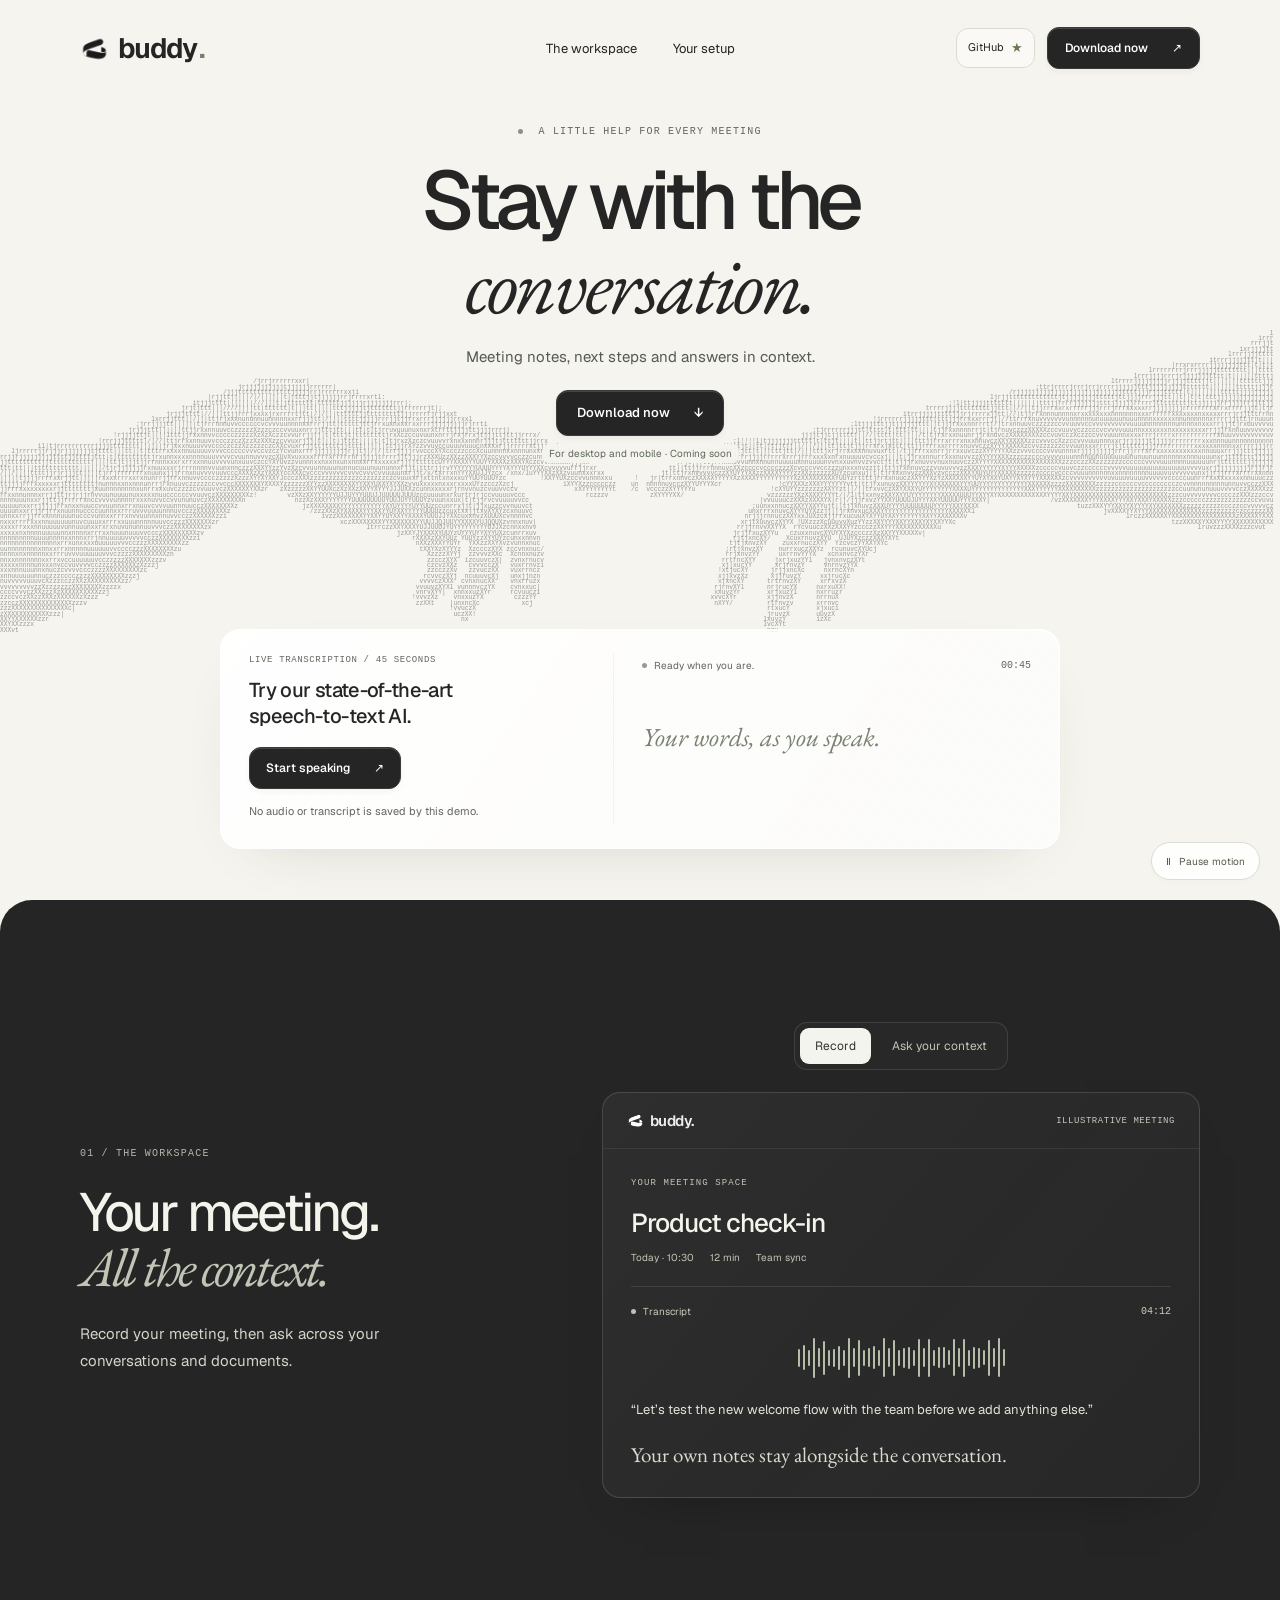
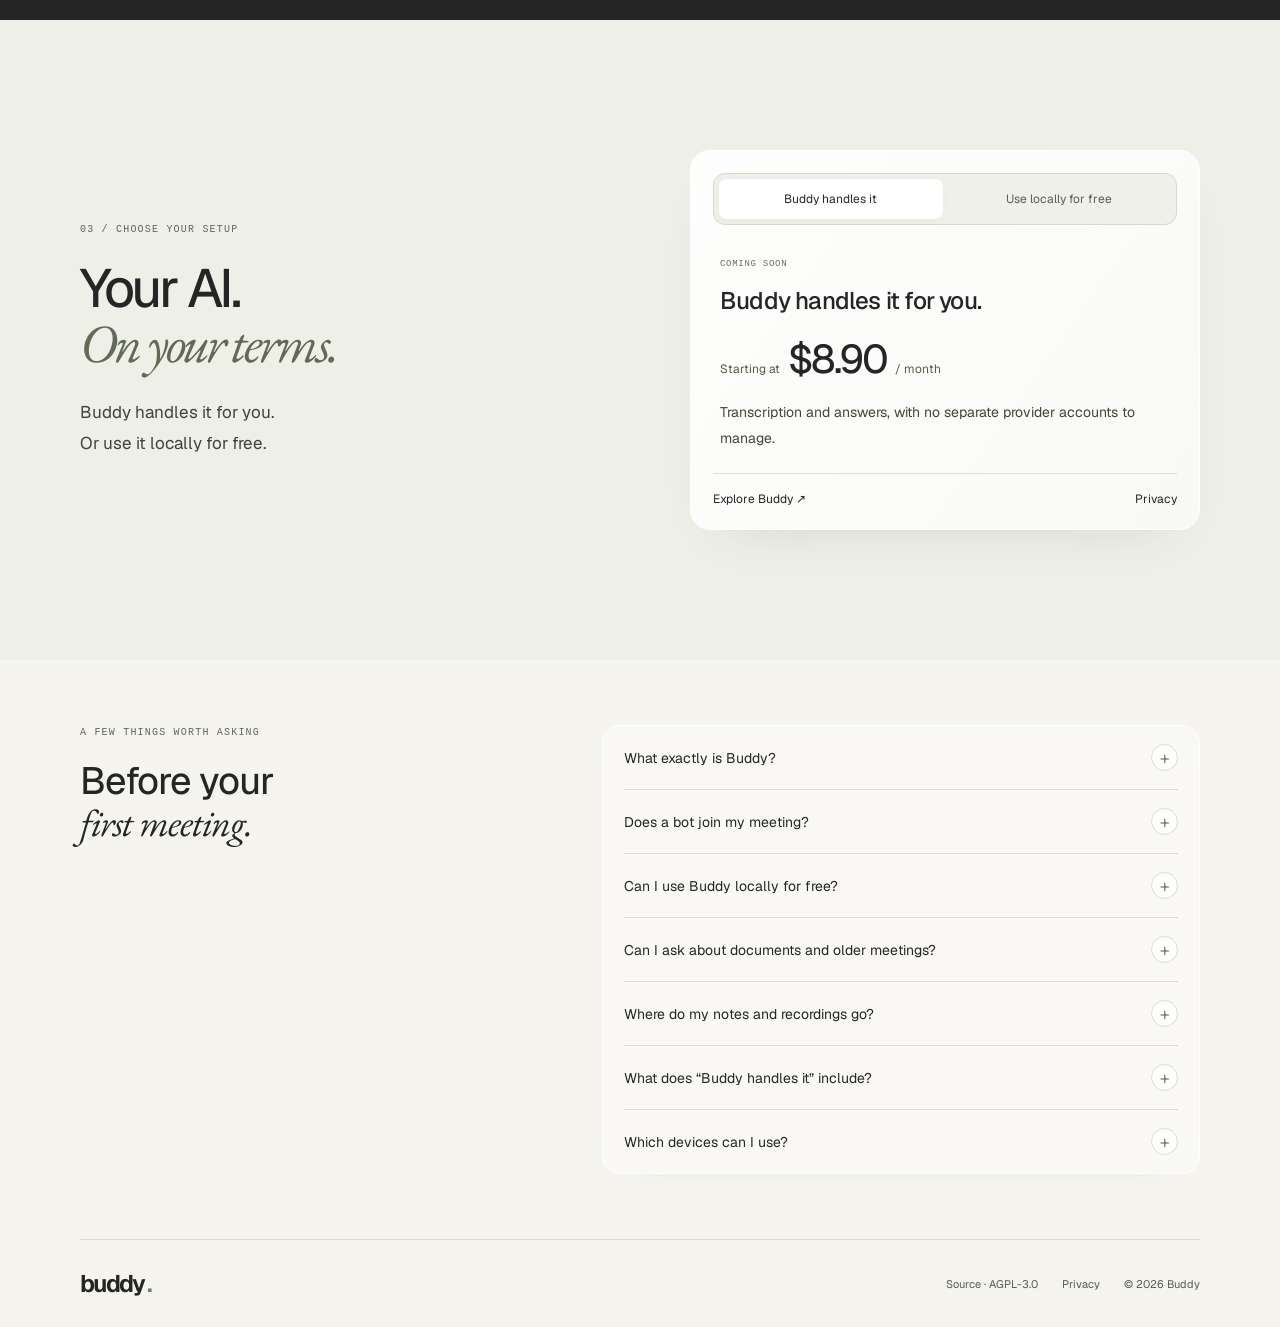
<file: index.html>
<!doctype html>
<html lang="en" data-type="software">
<head>
<meta charset="utf-8"><script>if(location.protocol==='http:'&&/^(www\.)?meetbuddy\.me$/.test(location.hostname))location.replace('https://meetbuddy.me'+location.pathname+location.search+location.hash);</script><meta name="viewport" content="width=device-width, initial-scale=1, viewport-fit=cover">
<meta name="theme-color" content="#f5f4ee"><meta name="description" content="Buddy is a meeting workspace for transcription, notes and answers from your meetings and documents.">
<meta name="page-type" content="software"><meta name="site-kind" content="software">
<meta property="og:title" content="Buddy — Stay with the conversation."><meta property="og:description" content="Meeting notes, transcripts and the context behind them."><meta property="og:type" content="website"><meta property="og:url" content="https://meetbuddy.me"><meta property="og:image" content="https://meetbuddy.me/site/social.png?v=hands-2"><meta name="twitter:card" content="summary_large_image">
<link rel="canonical" href="https://meetbuddy.me"><link rel="icon" href="/buddy.png" type="image/png">
<link rel="preload" href="/site/geist.woff2" as="font" type="font/woff2" crossorigin><link rel="preload" href="/site/editorial-italic.ttf" as="font" type="font/ttf" crossorigin>
<link rel="stylesheet" href="/site/style.css?v=devices-2"><title>Buddy — Stay with the conversation.</title>
</head>
<body id="top">
<a class="skip-link" href="#main">Skip to content</a>
<header class="site-header wrap">
 <a href="#top" class="wordmark" aria-label="Buddy home"><img src="[data-uri]" width="29" height="29" alt="">buddy<span>.</span></a>
 <nav class="desktop-nav" aria-label="Main navigation"><a href="#product">The workspace</a><a href="#privacy">Your setup</a></nav>
 <div class="header-actions"><a class="github-link" href="https://github.com/ilinii/buddy" target="_blank" rel="noopener noreferrer" aria-label="Buddy on GitHub, 0 stars"><span class="github-name">GitHub</span><span class="github-star" aria-hidden="true">★</span><span class="github-count">0</span></a><a href="/download/" class="button primary compact" aria-label="Download Buddy">Download now <span aria-hidden="true">↗</span></a><button class="menu-toggle" aria-label="Open navigation" aria-expanded="false" aria-controls="mobile-nav"><span></span><span></span></button></div>
</header>
<nav id="mobile-nav" class="mobile-nav" aria-label="Mobile navigation" hidden><a href="#product">The workspace <span>01</span></a><a href="#privacy">Your setup <span>03</span></a><a href="/download/">Download Buddy <span>↗</span></a></nav>
<main id="main">
 <section class="hero" aria-labelledby="hero-title" data-enter>
  <canvas id="ascii-hands" class="ascii-hands" aria-hidden="true"></canvas>
  <div class="hero-copy wrap">
   <p class="eyebrow"><span class="status-dot"></span> A LITTLE HELP FOR EVERY MEETING</p>
   <h1 id="hero-title">Stay with the<br><em>conversation.</em></h1>
   <p class="hero-description">Meeting notes, next steps and answers in context.</p>
   <a class="button primary hero-action" href="/download/" aria-label="Download Buddy">Download now <span aria-hidden="true">↓</span></a><p class="download-platform">For desktop and mobile · Coming soon</p>
  </div>
  <!-- live demo:start -->
  <div class="voice-demo app-frame" id="voice-demo" data-gateway="https://buddy-voice-trial.lovely-ash-3133.chatgpt.site" aria-labelledby="voice-title" data-state="idle" data-visual>
   <div class="voice-intro"><p class="eyebrow">LIVE TRANSCRIPTION / 45 SECONDS</p><p id="voice-title" class="voice-title">Try our state-of-the-art<br>speech-to-text AI.</p><button class="button primary" type="button">Start speaking <span aria-hidden="true">↗</span></button><p class="voice-permission"><a href="/privacy.html">No audio or transcript is saved by this demo.</a></p></div>
   <div class="voice-output"><div class="voice-output-head"><span class="voice-live-dot" aria-hidden="true"></span><span role="status" aria-live="polite">Ready when you are.</span><time aria-label="Time remaining">00:45</time></div><div class="voice-words" role="log" aria-label="Live demo transcript" aria-live="off"></div><span class="voice-empty" aria-hidden="true">Your words, as you speak.</span><p class="voice-speakers"></p></div>
  </div>
  <!-- live demo:end -->
 </section>
 <section class="workflow section-dark" id="product" aria-labelledby="workflow-title">
  <div class="wrap workspace-layout">
   <div class="section-heading"><p class="eyebrow">01 / THE WORKSPACE</p><h2 id="workflow-title">Your meeting.<br><em>All the context.</em></h2><p>Record your meeting, then ask across your conversations and documents.</p></div>
   <div class="workspace-tour" data-visual>
    <div class="workflow-steps" role="tablist" aria-label="Explore the meeting workspace">
     <button role="tab" id="step-record" aria-selected="true" aria-controls="workflow-panel" data-step="record">Record</button>
     <button role="tab" id="step-ask" aria-selected="false" aria-controls="workflow-panel" tabindex="-1" data-step="ask">Ask your context</button>
    </div>
    <div class="workflow-visual app-frame" role="tabpanel" tabindex="0" id="workflow-panel" aria-labelledby="step-record"><div class="demo-window-top"><span class="preview-brand"><img src="[data-uri]" width="17" height="17" alt="">buddy.</span><span>ILLUSTRATIVE MEETING</span></div><div class="demo-workspace-body" id="workflow-screen"></div></div>
   </div>
  </div>
 </section>
 <section class="privacy-section" id="privacy" aria-labelledby="privacy-title">
  <div class="wrap setup-layout">
   <div class="privacy-copy"><p class="eyebrow">03 / CHOOSE YOUR SETUP</p><h2 id="privacy-title">Your AI.<br><em>On your terms.</em></h2><p>Buddy handles it for you.<br>Or use it locally for free.</p></div>
   <div class="setup-card app-frame" data-visual>
    <div class="setup-tabs" role="tablist" aria-label="Explore Buddy setup options">
     <button id="setup-managed" role="tab" aria-selected="true" aria-controls="setup-panel" data-setup="managed">Buddy handles it</button>
     <button id="setup-keys" role="tab" aria-selected="false" aria-controls="setup-panel" tabindex="-1" data-setup="keys">Use locally for free</button>
    </div>
    <div id="setup-panel" class="setup-panel" role="tabpanel" aria-labelledby="setup-managed" tabindex="0">
     <span class="setup-status">COMING SOON</span><h3>Buddy handles it for you.</h3><div class="setup-price"><span>Starting at</span><strong>$8.90</strong><span>/ month</span></div><p>Transcription and answers, with no separate provider accounts to manage.</p>
    </div>
    <div class="setup-card-foot"><a href="/app/?demo=home">Explore Buddy <span aria-hidden="true">↗</span></a><a href="/privacy.html">Privacy</a></div>
   </div>
  </div>
 </section>
 <section class="questions-section wrap" id="questions" aria-labelledby="questions-title">
  <div><p class="eyebrow">A FEW THINGS WORTH ASKING</p><h2 id="questions-title">Before your<br><em>first meeting.</em></h2></div>
  <div class="faq-list">
   <details><summary>What exactly is Buddy?<span aria-hidden="true">+</span></summary><div class="faq-answer"><p>A meeting workspace for recording conversations, writing your own notes, reviewing transcripts and asking questions across previous meetings and documents. Answers link back to their sources.</p></div></details>
   <details><summary>Does a bot join my meeting?<span aria-hidden="true">+</span></summary><div class="faq-answer"><p>No. Buddy records through your device, using the audio sources you select. Let participants know before recording.</p></div></details>
   <details><summary>Can I use Buddy locally for free?<span aria-hidden="true">+</span></summary><div class="faq-answer"><p>Yes. The Windows preview includes local speech recognition, editable notes and local source search. Optional cloud transcription and AI answers use your own provider keys; provider limits or costs can apply.</p></div></details>
   <details><summary>Can I ask about documents and older meetings?<span aria-hidden="true">+</span></summary><div class="faq-answer"><p>Yes. Add documents and keep your meetings in Buddy, then ask from a meeting. Buddy retrieves relevant context and keeps source links alongside its answers. Cloud document processing needs your separate permission.</p></div></details>
   <details><summary>Where do my notes and recordings go?<span aria-hidden="true">+</span></summary><div class="faq-answer"><p>Your workspace is saved on your device. Keeping audio is optional. On-device transcription stays local; a cloud provider receives the audio or context you authorize. The website voice trial keeps no audio or transcript in its application storage.</p></div></details>
   <details><summary>What does “Buddy handles it” include?<span aria-hidden="true">+</span></summary><div class="faq-answer"><p>The planned managed option brings transcription and AI answers together without separate provider accounts. Pricing starts at $8.90/month. It is coming soon; the current website does not take payments or create managed accounts.</p></div></details>
   <details><summary>Which devices can I use?<span aria-hidden="true">+</span></summary><div class="faq-answer"><p>Windows, macOS, iOS and Android downloads are all marked coming soon on our <a href="/download/">download page</a>. In the meantime, try the voice demo or explore the <a href="/app/?demo=home">browser workspace</a>. Native platform testing is still in progress; device workspaces currently stay separate.</p></div></details>
  </div>
 </section>
</main>
<footer class="site-footer wrap"><a href="#top" class="wordmark" aria-label="Return to Buddy home">buddy<span>.</span></a><div><a href="https://github.com/ilinii/buddy" target="_blank" rel="noopener noreferrer">Source · AGPL-3.0</a><a href="/privacy.html">Privacy</a><span>© <span id="year">2026</span> Buddy</span></div></footer>
<button class="motion-toggle" id="motion-toggle" aria-pressed="false" aria-label="Pause ambient animation"><span aria-hidden="true">Ⅱ</span><span class="motion-label">Pause motion</span></button>
<dialog id="source-dialog" class="source-dialog"><div class="source-dialog-top"><span id="source-kind">MEETING TRANSCRIPT</span><button aria-label="Close source" class="close-source">×</button></div><h2 id="source-title">Product check-in</h2><p class="source-location" id="source-location">04:12 · Final transcript</p><blockquote id="source-quote"></blockquote><p class="source-disclaimer">Fictional content used to demonstrate source checking.</p><a href="/app/?demo=home" class="button primary">Explore Buddy <span aria-hidden="true">↗</span></a></dialog>
<script type="module" src="/site/main.js?v=devices-2"></script>
</body></html>
</file>
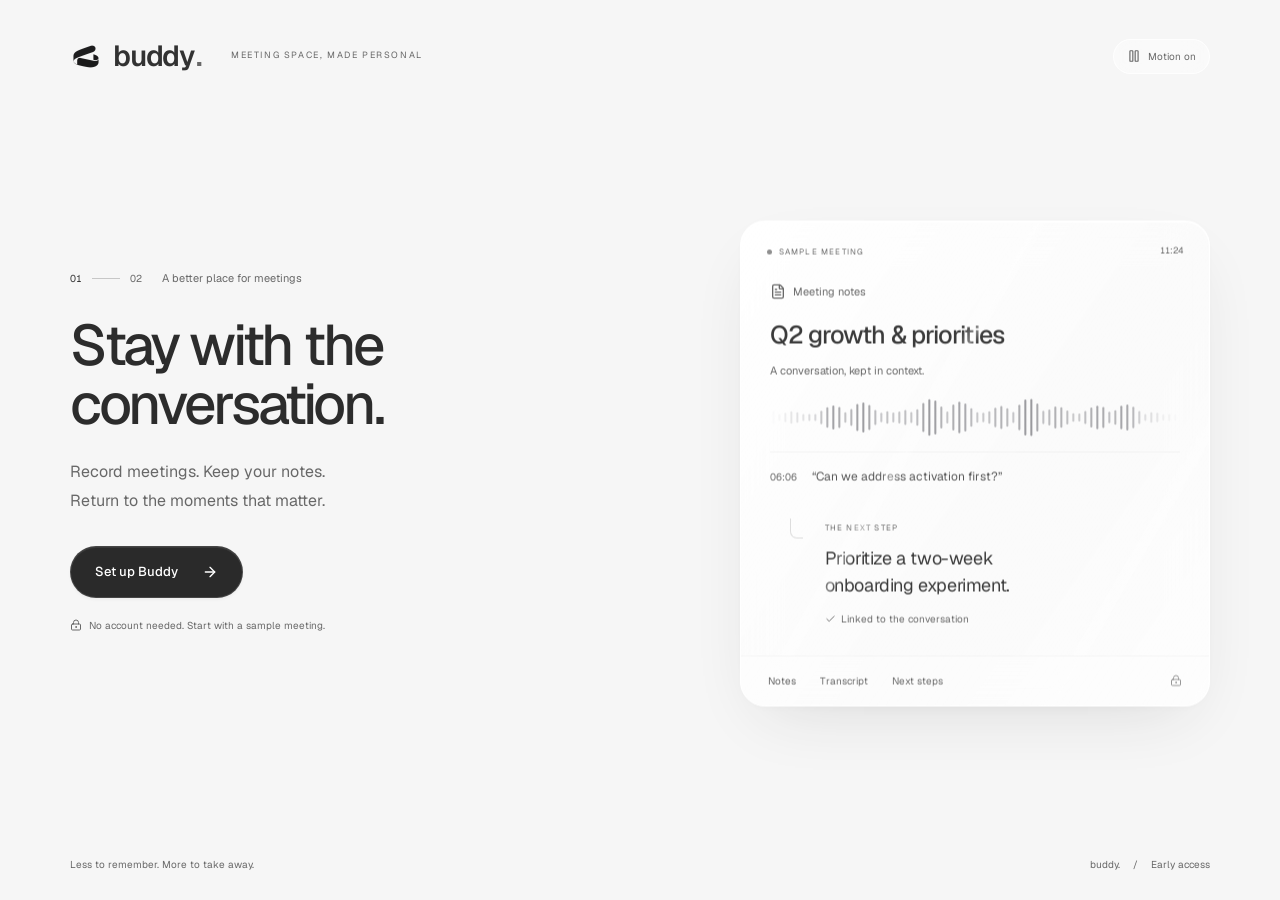
<file: app/index.html>
<!doctype html>
<html lang="en" data-type="software">
  <head><script>if(location.protocol==='http:'&&/^(www\.)?meetbuddy\.me$/.test(location.hostname))location.replace('https://meetbuddy.me'+location.pathname+location.search+location.hash);</script>
    <meta charset="UTF-8" />
    <meta name="viewport" content="width=device-width, initial-scale=1.0, viewport-fit=cover, interactive-widget=resizes-content" />
    <meta name="description" content="Buddy, your local-first meeting workspace. Notes, decisions, and the context behind them." />
    <meta name="theme-color" content="#f5f6f8" />
    <meta name="page-type" content="software" />
    <meta name="site-kind" content="software" />
    <title>Buddy — Meeting workspace</title>
    <link rel="icon" type="image/png" href="/buddy.png" />
    <script type="module" crossorigin src="/assets/index-B953qw4C.js"></script>
    <link rel="stylesheet" crossorigin href="/assets/index-BkgLtd4b.css">
  </head>
  <body>
    <div id="root"></div>
  </body>
</html>
</file>
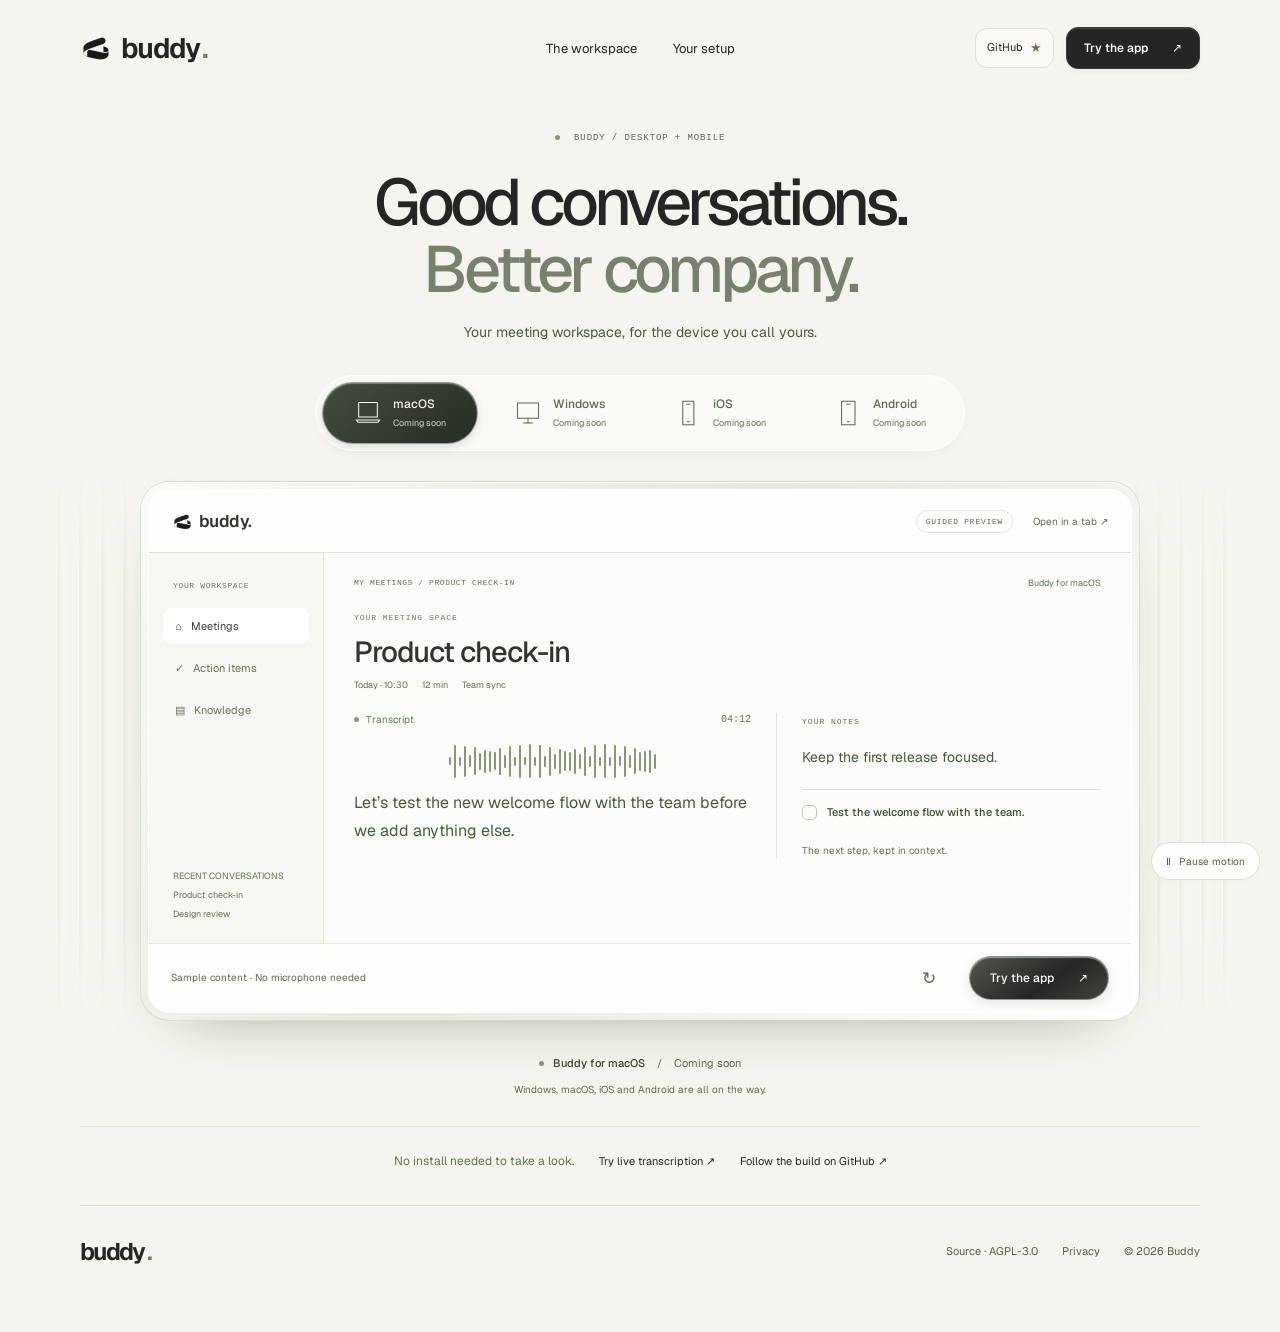
<file: download/index.html>
<!doctype html>
<html lang="en" data-type="software">
<head>
<meta charset="utf-8"><script>if(location.protocol==='http:'&&/^(www\.)?meetbuddy\.me$/.test(location.hostname))location.replace('https://meetbuddy.me'+location.pathname+location.search+location.hash);</script>
<meta name="viewport" content="width=device-width,initial-scale=1,viewport-fit=cover">
<meta name="theme-color" content="#f5f4ee"><meta name="page-type" content="software"><meta name="site-kind" content="software">
<title>Download Buddy — Your meeting workspace</title>
<meta name="description" content="Buddy for Windows, macOS, iOS and Android. All downloads are coming soon. Try live transcription in your browser while we prepare the apps.">
<link rel="canonical" href="https://meetbuddy.me/download/">
<meta property="og:title" content="Take Buddy with you."><meta property="og:description" content="Your meeting workspace, for desktop and mobile. Downloads coming soon."><meta property="og:url" content="https://meetbuddy.me/download/"><meta property="og:type" content="website"><meta property="og:image" content="https://meetbuddy.me/site/social.png?v=hands-2"><meta name="twitter:card" content="summary_large_image">
<link rel="icon" href="/buddy.png" type="image/png"><link rel="preload" href="/site/geist.woff2" as="font" type="font/woff2" crossorigin><link rel="preload" href="/site/editorial-italic.ttf" as="font" type="font/ttf" crossorigin>
<link rel="stylesheet" href="/site/style.css?v=showcase-3"><link rel="stylesheet" href="/site/showcase.css?v=showcase-3"><link rel="stylesheet" href="/site/download.css?v=showcase-3">
</head>
<body class="download-page">
<a class="skip-link" href="#main">Skip to content</a>
<header class="site-header wrap">
 <a href="/" class="wordmark" aria-label="Buddy home"><img src="[data-uri]" width="32" height="32" alt="">buddy<span>.</span></a>
 <nav class="desktop-nav" aria-label="Main navigation"><a href="/#product">The workspace</a><a href="/#privacy">Your setup</a></nav>
 <div class="header-actions"><a class="github-link" href="https://github.com/ilinii/buddy" target="_blank" rel="noopener noreferrer" aria-label="Buddy on GitHub"><span class="github-name">GitHub</span><span class="github-star" aria-hidden="true">★</span><span class="github-count" hidden></span></a><a class="button primary compact" href="#device-preview" data-launch-demo>Try the app <span aria-hidden="true">↗</span></a><button class="menu-toggle" aria-label="Open navigation" aria-expanded="false" aria-controls="mobile-nav"><span></span><span></span></button></div>
</header>
<nav id="mobile-nav" class="mobile-nav" aria-label="Mobile navigation" hidden><a href="/#product">The workspace <span>01</span></a><a href="/#privacy">Your setup <span>02</span></a><a href="/#voice-demo">Try live transcription <span>↗</span></a></nav>
<main id="main"><section class="download-experience wrap" aria-labelledby="download-title"><div class="download-heading" data-enter><p class="eyebrow"><span class="status-dot"></span> BUDDY / DESKTOP + MOBILE</p><h1 id="download-title">Good conversations.<br><span>Better company.</span></h1><p>Your meeting workspace, for the device you call yours.</p></div><div class="platform-dock" role="tablist" aria-label="Choose your device"><button role="tab" class="platform-tab" id="platform-mac" aria-selected="true" aria-controls="device-preview" tabindex="0" data-platform="mac" data-name="macOS"><svg viewBox="0 0 48 48" fill="none" stroke="currentColor" stroke-width="1.8" stroke-linejoin="round" aria-hidden="true"><path d="M8 6h32v25H8zM4 36h40l-3 4H7z"/></svg><span>macOS<small>Coming soon</small></span></button><button role="tab" class="platform-tab" id="platform-windows" aria-selected="false" aria-controls="device-preview" tabindex="-1" data-platform="windows" data-name="Windows"><svg viewBox="0 0 48 48" fill="none" stroke="currentColor" stroke-width="1.8" stroke-linejoin="round" aria-hidden="true"><path d="M6 7h36v26H6zM16 41h16M24 33v8"/></svg><span>Windows<small>Coming soon</small></span></button><button role="tab" class="platform-tab" id="platform-ios" aria-selected="false" aria-controls="device-preview" tabindex="-1" data-platform="ios" data-name="iOS"><svg viewBox="0 0 48 48" fill="none" stroke="currentColor" stroke-width="1.8" stroke-linejoin="round" aria-hidden="true"><path d="M15 4h19v40H15zM21 9h7M22 39h5"/></svg><span>iOS<small>Coming soon</small></span></button><button role="tab" class="platform-tab" id="platform-android" aria-selected="false" aria-controls="device-preview" tabindex="-1" data-platform="android" data-name="Android"><svg viewBox="0 0 48 48" fill="none" stroke="currentColor" stroke-width="1.8" stroke-linejoin="round" aria-hidden="true"><path d="M13 4h23v40H13zM21 9h7M22 39h5"/></svg><span>Android<small>Coming soon</small></span></button></div><div id="device-preview" role="tabpanel" aria-labelledby="platform-mac" tabindex="0" class="download-stage" data-device="desktop"><div class="fluted-light" aria-hidden="true"></div><div class="device-cradle"><div class="demo-window" role="region" aria-label="Buddy app demo" data-app-demo data-demo="tour"><div class="demo-window-bar"><span class="preview-brand"><img src="[data-uri]" width="21" height="21" alt="">buddy.</span><span class="demo-mode-label">GUIDED PREVIEW</span><a class="demo-external" href="/app/?demo=meeting&amp;showcase=1" target="_blank" rel="noopener">Open in a tab ↗</a></div><div class="demo-tour-body"><aside class="demo-rail" aria-hidden="true"><p class="demo-rail-title">YOUR WORKSPACE</p><span class="demo-rail-item" data-current>⌂ &nbsp; Meetings</span><span class="demo-rail-item">✓ &nbsp; Action items</span><span class="demo-rail-item">▤ &nbsp; Knowledge</span><div class="demo-rail-foot">RECENT CONVERSATIONS<span>Product check-in</span><span>Design review</span></div></aside><div class="demo-tour-main"><div class="demo-guide-top"><p class="eyebrow">MY MEETINGS / PRODUCT CHECK-IN</p><span class="device-preview-name">Buddy for macOS</span></div><div class="demo-workspace-body"><p class="eyebrow">YOUR MEETING SPACE</p><h3>Product check-in</h3><div class="demo-small-meta"><span>Today · 10:30</span><span>12 min</span><span>Team sync</span></div><div class="demo-record-columns"><div class="demo-recorder"><div><span class="capture-led"></span><span>Transcript</span><span>04:12</span></div><div class="waveform" aria-hidden="true"></div><p class="sample-caption" data-text="Let’s test the new welcome flow with the team before we add anything else.">Let’s test the new welcome flow with the team before we add anything else.</p></div><div class="demo-note-panel"><p class="eyebrow">YOUR NOTES</p><p>Keep the first release focused.</p><div class="demo-note-line"><span aria-hidden="true"></span><strong>Test the welcome flow with the team.</strong></div><p class="demo-note-foot">The next step, kept in context.</p></div></div></div></div></div><div class="live-app-slot" data-demo-slot hidden></div><div class="demo-window-foot"><span data-demo-status>Sample content · No microphone needed</span><button class="demo-replay" data-demo-replay aria-label="Replay sample captions">↻</button><button class="sheen-button" data-demo-open>Try the app <span aria-hidden="true">↗</span></button><button class="sheen-button" data-demo-back hidden>Back to preview <span aria-hidden="true">↙</span></button></div></div></div></div><div class="download-release"><p><span class="status-dot" aria-hidden="true"></span><strong class="selected-platform">Buddy for macOS</strong><span class="release-separator">/</span>Coming soon</p><span>Windows, macOS, iOS and Android are all on the way.</span></div><div class="download-bottom"><p>No install needed to take a look.</p><a class="text-link" href="/#voice-demo">Try live transcription <span aria-hidden="true">↗</span></a><a class="text-link" href="https://github.com/ilinii/buddy" target="_blank" rel="noopener noreferrer">Follow the build on GitHub <span aria-hidden="true">↗</span></a></div></section></main>
<footer class="site-footer wrap"><a href="/" class="wordmark" aria-label="Buddy home">buddy<span>.</span></a><div><a href="https://github.com/ilinii/buddy" target="_blank" rel="noopener noreferrer">Source · AGPL-3.0</a><a href="/privacy.html">Privacy</a><span>© <span id="year">2026</span> Buddy</span></div></footer>
<button class="motion-toggle" id="motion-toggle" aria-pressed="false" aria-label="Pause ambient animation"><span aria-hidden="true">Ⅱ</span><span class="motion-label">Pause motion</span></button>
<script type="module" src="/site/download.js?v=showcase-3"></script>
</body></html>
</file>
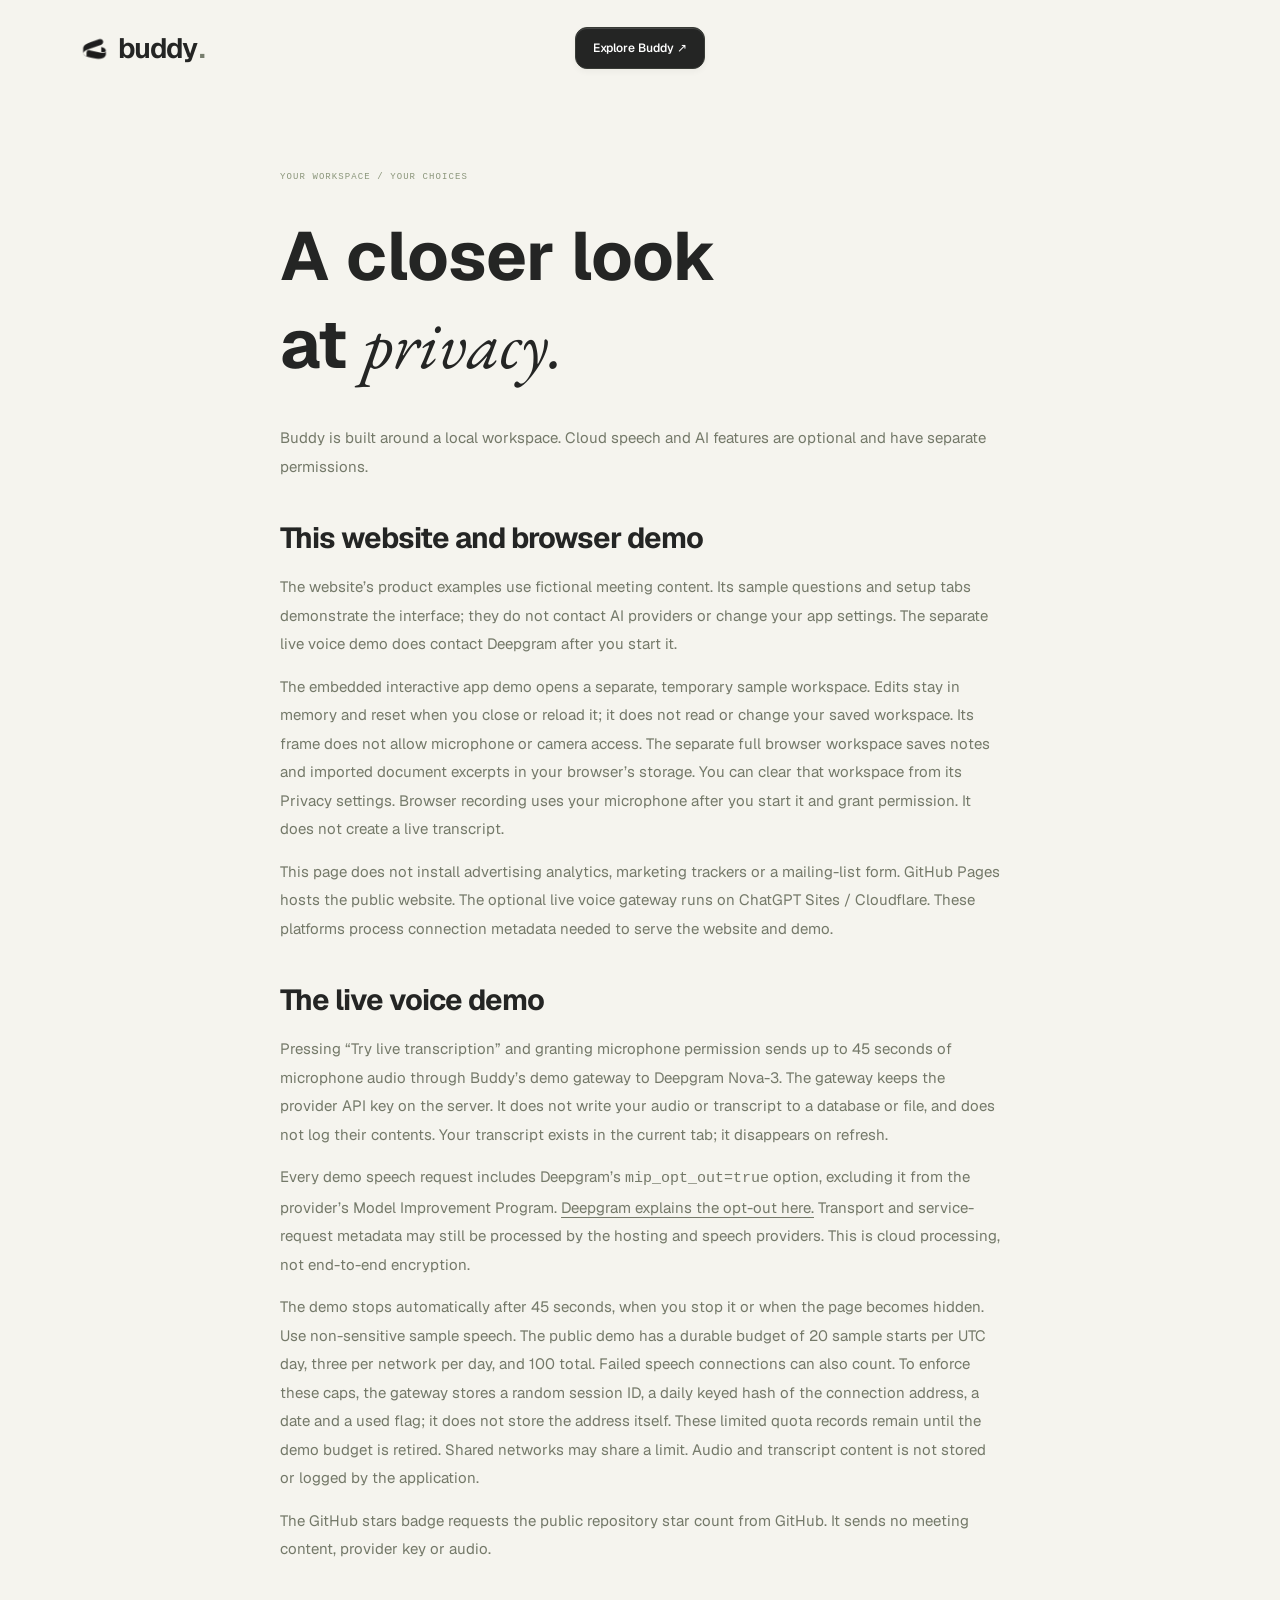
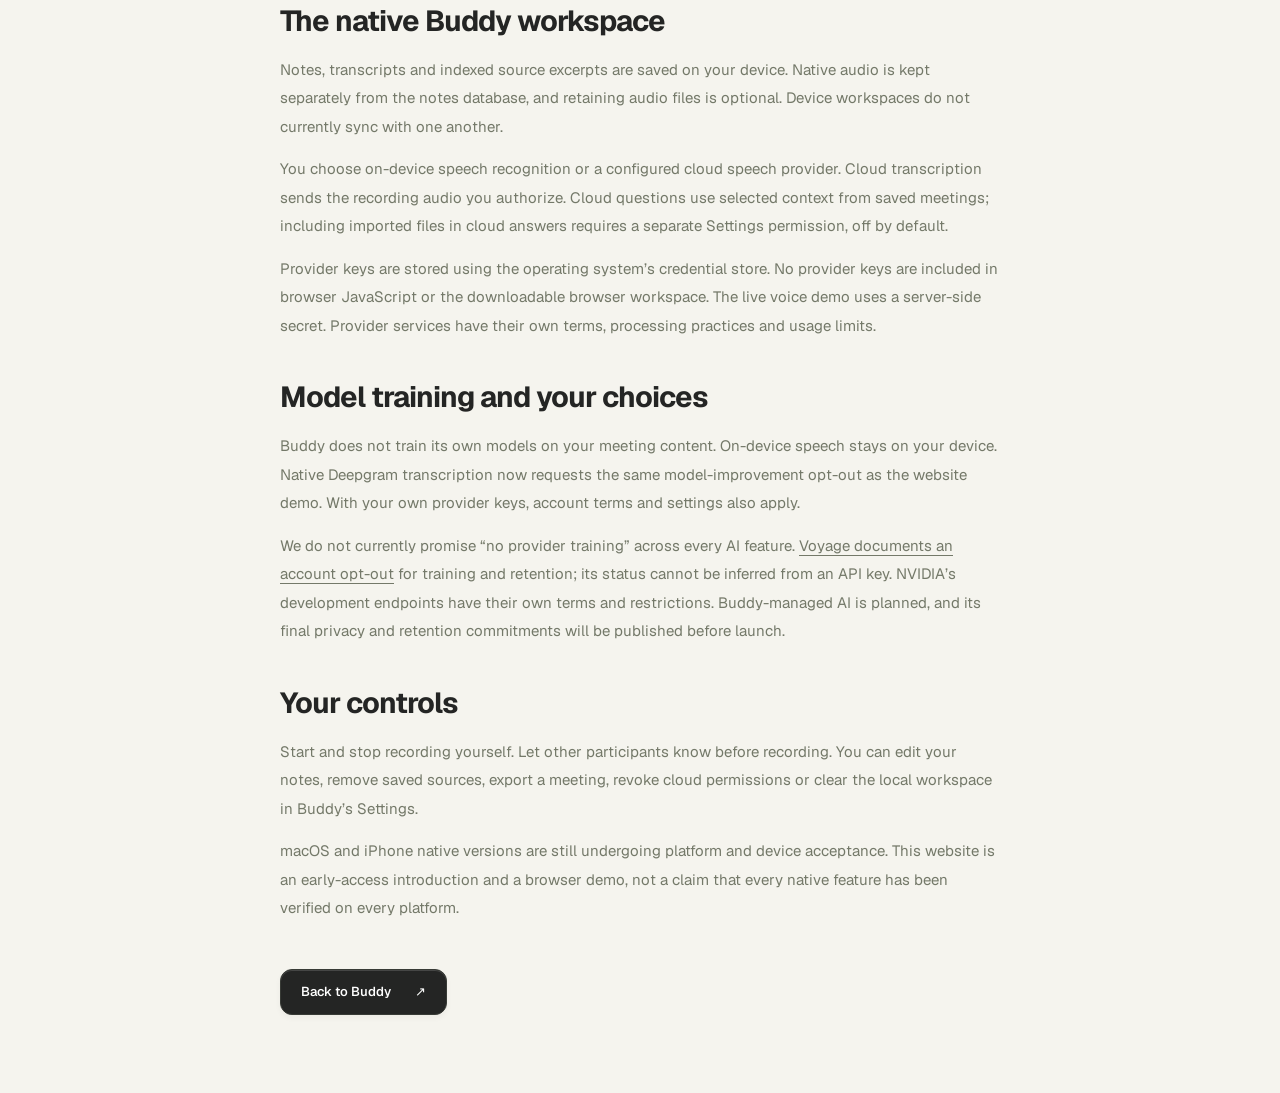
<file: privacy.html>
<!doctype html><html lang="en" data-type="software"><head><script>if(location.protocol==='http:'&&/^(www\.)?meetbuddy\.me$/.test(location.hostname))location.replace('https://meetbuddy.me'+location.pathname+location.search+location.hash);</script><meta charset="utf-8"><meta name="viewport" content="width=device-width,initial-scale=1,viewport-fit=cover"><title>Privacy — Buddy</title><meta name="description" content="How the Buddy website demo and native workspace handle your notes, audio and chosen sources."><meta name="page-type" content="software"><meta name="site-kind" content="software"><link rel="icon" href="/buddy.png"><link rel="stylesheet" href="/site/style.css"><style>.privacy-document{max-width:720px;padding:155px 0 80px}.privacy-document h1{font-size:68px;margin-bottom:36px}.privacy-document h2{font-size:29px;margin:38px 0 16px;letter-spacing:-1px}.privacy-document p{font-size:15px;line-height:1.9;color:#747969;margin:14px 0}.privacy-document .eyebrow{font-size:9px;color:#8b967b;margin-bottom:26px}.privacy-document a:not(.button){text-decoration:underline;text-underline-offset:4px}.privacy-document .button{margin-top:32px}@media(max-width:600px){.privacy-document{padding-top:127px}.privacy-document h1{font-size:49px}.privacy-document h2{font-size:26px}.privacy-document p{font-size:14px}}</style></head><body><a class="skip-link" href="#main">Skip to content</a><header class="site-header"><a href="/" class="wordmark" aria-label="Buddy home"><img src="[data-uri]" width="29" height="29" alt="">buddy<span>.</span></a><a href="/app/?demo=home" class="button primary compact">Explore Buddy ↗</a></header><main id="main" class="wrap privacy-document"><p class="eyebrow">YOUR WORKSPACE / YOUR CHOICES</p><h1>A closer look<br>at <em>privacy.</em></h1><p>Buddy is built around a local workspace. Cloud speech and AI features are optional and have separate permissions.</p><h2>This website and browser demo</h2><p>The website’s product examples use fictional meeting content. Its sample questions and setup tabs demonstrate the interface; they do not contact AI providers or change your app settings. The separate live voice demo does contact Deepgram after you start it.</p><p>The embedded interactive app demo opens a separate, temporary sample workspace. Edits stay in memory and reset when you close or reload it; it does not read or change your saved workspace. Its frame does not allow microphone or camera access. The separate full browser workspace saves notes and imported document excerpts in your browser’s storage. You can clear that workspace from its Privacy settings. Browser recording uses your microphone after you start it and grant permission. It does not create a live transcript.</p><p>This page does not install advertising analytics, marketing trackers or a mailing-list form. GitHub Pages hosts the public website. The optional live voice gateway runs on ChatGPT Sites / Cloudflare. These platforms process connection metadata needed to serve the website and demo.</p><h2>The live voice demo</h2><p>Pressing “Try live transcription” and granting microphone permission sends up to 45 seconds of microphone audio through Buddy’s demo gateway to Deepgram Nova-3. The gateway keeps the provider API key on the server. It does not write your audio or transcript to a database or file, and does not log their contents. Your transcript exists in the current tab; it disappears on refresh.</p><p>Every demo speech request includes Deepgram’s <code>mip_opt_out=true</code> option, excluding it from the provider’s Model Improvement Program. <a href="https://developers.deepgram.com/docs/the-deepgram-model-improvement-partnership-program" target="_blank" rel="noopener noreferrer">Deepgram explains the opt-out here.</a> Transport and service-request metadata may still be processed by the hosting and speech providers. This is cloud processing, not end-to-end encryption.</p><p>The demo stops automatically after 45 seconds, when you stop it or when the page becomes hidden. Use non-sensitive sample speech. The public demo has a durable budget of 20 sample starts per UTC day, three per network per day, and 100 total. Failed speech connections can also count. To enforce these caps, the gateway stores a random session ID, a daily keyed hash of the connection address, a date and a used flag; it does not store the address itself. These limited quota records remain until the demo budget is retired. Shared networks may share a limit. Audio and transcript content is not stored or logged by the application.</p><p>The GitHub stars badge requests the public repository star count from GitHub. It sends no meeting content, provider key or audio.</p><h2>The native Buddy workspace</h2><p>Notes, transcripts and indexed source excerpts are saved on your device. Native audio is kept separately from the notes database, and retaining audio files is optional. Device workspaces do not currently sync with one another.</p><p>You choose on-device speech recognition or a configured cloud speech provider. Cloud transcription sends the recording audio you authorize. Cloud questions use selected context from saved meetings; including imported files in cloud answers requires a separate Settings permission, off by default.</p><p>Provider keys are stored using the operating system’s credential store. No provider keys are included in browser JavaScript or the downloadable browser workspace. The live voice demo uses a server-side secret. Provider services have their own terms, processing practices and usage limits.</p><h2>Model training and your choices</h2><p>Buddy does not train its own models on your meeting content. On-device speech stays on your device. Native Deepgram transcription now requests the same model-improvement opt-out as the website demo. With your own provider keys, account terms and settings also apply.</p><p>We do not currently promise “no provider training” across every AI feature. <a href="https://docs.voyageai.com/docs/faq" target="_blank" rel="noopener noreferrer">Voyage documents an account opt-out</a> for training and retention; its status cannot be inferred from an API key. NVIDIA’s development endpoints have their own terms and restrictions. Buddy-managed AI is planned, and its final privacy and retention commitments will be published before launch.</p><h2>Your controls</h2><p>Start and stop recording yourself. Let other participants know before recording. You can edit your notes, remove saved sources, export a meeting, revoke cloud permissions or clear the local workspace in Buddy’s Settings.</p><p>macOS and iPhone native versions are still undergoing platform and device acceptance. This website is an early-access introduction and a browser demo, not a claim that every native feature has been verified on every platform.</p><a class="button primary" href="/">Back to Buddy <span aria-hidden="true">↗</span></a></main></body></html>
</file>
<file: site/style.css>
@font-face{font-family:Geist;src:url('./geist.woff2') format('woff2');font-style:normal;font-weight:100 900;font-display:swap}
@font-face{font-family:Editorial;src:url('./editorial.ttf') format('truetype');font-style:normal;font-weight:400 500;font-display:swap}
@font-face{font-family:Editorial;src:url('./editorial-italic.ttf') format('truetype');font-style:italic;font-weight:400;font-display:swap}
:root{--paper:#f5f4ee;--ink:#242524;--muted:#62665e;--line:#d9dcd3;--dark:#242524;--serif:Editorial,Georgia,serif;--sans:Geist,-apple-system,BlinkMacSystemFont,'Segoe UI',sans-serif;--mono:'SFMono-Regular',Consolas,monospace;--wrap:1120px;--ease:cubic-bezier(.22,1,.36,1);font-family:var(--sans);color:var(--ink);background:var(--paper);font-synthesis:none;scroll-behavior:auto;scroll-padding-top:24px}
*{box-sizing:border-box}body{margin:0}h1,h2,h3,p{margin:0}a{color:inherit;text-decoration:none}button{font:inherit;color:inherit;cursor:pointer}button,a{-webkit-tap-highlight-color:transparent}button:disabled{cursor:wait;opacity:.65}img{display:block;max-width:100%}em{font-family:var(--serif);font-weight:400}button:focus-visible,a:focus-visible,[tabindex]:focus-visible,summary:focus-visible{outline:2px solid #8b9480;outline-offset:5px}.wrap{width:calc(100% - 96px);max-width:var(--wrap);margin-inline:auto}.eyebrow{font:10px/1.5 var(--mono);letter-spacing:.12em;color:var(--muted)}.status-dot{display:inline-block;width:5px;height:5px;background:#8b9480;border-radius:50%;margin-right:8px;vertical-align:middle}.skip-link{position:fixed;top:10px;left:16px;padding:12px;background:var(--ink);color:white;z-index:50;transform:translateY(-150%)}.skip-link:focus{transform:none}
.site-header{height:96px;width:calc(100% - 96px);max-width:var(--wrap);margin-inline:auto;display:grid;grid-template-columns:1fr auto 1fr;align-items:center;position:absolute;top:0;left:0;right:0;z-index:10}.wordmark{display:inline-flex;align-items:center;gap:9px;font-size:28px;font-weight:650;letter-spacing:-1.7px;width:max-content}.wordmark span{color:#777e6e;margin-left:-7px}.desktop-nav{display:flex;justify-content:center;gap:36px;white-space:nowrap;font-size:13px}.desktop-nav a,.text-link{position:relative}.desktop-nav a:after,.text-link:after{content:'';height:1px;background:currentColor;position:absolute;left:0;right:0;bottom:-5px;transform:scaleX(0);transform-origin:left;transition:transform .25s}.desktop-nav a:hover:after,.text-link:hover:after{transform:scaleX(1)}.header-actions{display:flex;gap:12px;align-items:center;justify-content:flex-end}.button{border:1px solid #383b36;border-radius:12px;min-height:46px;padding:12px 20px;display:inline-flex;gap:24px;align-items:center;justify-content:center;font-size:13px;font-weight:550;line-height:1.4;transition:transform .22s var(--ease),box-shadow .22s,background .22s;white-space:nowrap}.button.primary{color:#fff;background:#242524;box-shadow:inset 0 1px 0 #ffffff26,0 3px 6px #2425240a}.button:hover{transform:translateY(-2px);background:#373a34;box-shadow:0 7px 18px #24252417}.button:active{transform:translateY(1px) scale(.98)}.button.compact{min-height:42px;padding:10px 17px;font-size:12px}.menu-toggle{display:none;background:none;border:1px solid var(--line);width:42px;height:42px;border-radius:12px;place-content:center;gap:4px}.menu-toggle span{width:15px;height:1px;background:var(--ink)}.mobile-nav[hidden]{display:none}.mobile-nav{position:absolute;z-index:20;top:82px;left:20px;right:20px;padding:14px 22px;background:#fdfdf9f5;backdrop-filter:blur(20px);border:1px solid white;border-radius:15px;box-shadow:0 16px 40px #252a2314}.mobile-nav a{display:flex;justify-content:space-between;padding:16px 0;font-size:15px}
.hero{position:relative;overflow:hidden;display:flex;flex-direction:column;align-items:center;min-height:900px;padding-bottom:44px}.hero-copy{padding-top:124px;position:relative;z-index:2;text-align:center}.hero-copy .eyebrow{margin-bottom:20px}.hero h1{font-size:clamp(66px,6.4vw,92px);line-height:1.02;letter-spacing:-.065em;font-weight:500}.hero h1 em{letter-spacing:-.04em}.hero-description{font-size:15px;line-height:1.7;color:#555b51;margin-top:18px}.hero-action{margin-top:20px}.ascii-hands{position:absolute;top:0;left:0;width:100%;height:800px;opacity:.78;pointer-events:none}.voice-demo{position:relative;z-index:2;display:grid;grid-template-columns:1fr 1.25fr;gap:30px;width:calc(100% - 96px);max-width:840px;margin:190px auto 0;padding:24px 28px;background:linear-gradient(125deg,#ffffffed,#ffffffac);border:1px solid #fff;border-radius:20px;box-shadow:0 20px 65px -40px #30362b45,inset 0 1px 0 #fff;backdrop-filter:blur(18px);text-align:left;animation:hero-enter .8s var(--ease) .12s both}.voice-intro .eyebrow{font-size:9px;letter-spacing:.07em}.voice-intro .voice-title{font-size:20px;font-weight:500;letter-spacing:-.65px;line-height:1.3;margin-top:10px}.voice-intro .button{margin-top:18px;min-height:42px;padding:10px 16px;font-size:12px}.voice-permission{font-size:11px;line-height:1.6;color:#62665e;margin-top:14px;max-width:260px}.voice-permission a:hover{text-decoration:underline;text-underline-offset:3px}.voice-output{position:relative;min-width:0;border-left:1px solid #dfe1d866;padding-left:28px;display:flex;flex-direction:column;min-height:170px}.voice-output-head{display:flex;align-items:center;gap:7px;font-size:10px;line-height:1.6;color:#62665e;min-height:24px}.voice-output-head [role=status]{flex:1}.voice-output-head time{font:10px var(--mono);white-space:nowrap}.voice-live-dot{width:5px;height:5px;flex-shrink:0;background:#959c8c;border-radius:50%}.voice-demo[data-state=listening] .voice-live-dot{background:#829267;box-shadow:0 0 0 4px #82926718}.voice-words{font-size:18px;letter-spacing:-.35px;line-height:1.65;min-height:100px;max-height:155px;overflow:auto;margin-top:16px;color:#343a30}.voice-words>span{display:inline-block;white-space:pre-wrap;animation:word-arrive .3s var(--ease) both}.voice-empty{position:absolute;top:67px;left:28px;right:0;font-family:var(--serif);font-style:italic;font-size:26px;line-height:1.3;color:#7a8271;pointer-events:none}.voice-words:not(:empty)+.voice-empty{display:none}.voice-speakers{font-size:10px;line-height:1.5;color:#62665e;margin-top:auto;padding-top:10px}
.section-dark{background:var(--dark);color:#f4f4ed;border-radius:32px 32px 0 0}.workspace-layout{display:grid;grid-template-columns:.85fr 1.15fr;gap:80px;align-items:center;min-height:720px;padding-block:90px}.section-heading>.eyebrow{color:#b3b8ab}.section-heading h2,.privacy-copy h2{font-size:clamp(42px,4.2vw,60px);line-height:1.03;letter-spacing:-.055em;font-weight:450;margin-top:24px}.section-heading h2 em{color:#c0c5b6}.section-heading>p:last-child{font-size:15px;line-height:1.8;max-width:330px;color:#d2d5ca;margin-top:25px}.workspace-tour{width:100%;min-width:0}.workflow-steps{display:flex;gap:6px;padding:5px;border:1px solid #ffffff1c;border-radius:13px;width:max-content;max-width:100%;margin:0 auto 22px;background:#ffffff04}.workflow-steps button{border:0;border-radius:9px;background:transparent;color:#c0c6b5;padding:10px 15px;font-size:12px;white-space:nowrap;transition:background .2s,color .2s,transform .2s}.workflow-steps button[aria-selected=true]{background:#f3f4ee;color:#30342a}.workflow-steps button:hover{transform:translateY(-1px);color:white}.workflow-steps button[aria-selected=true]:hover{color:#30342a}.workflow-visual{width:100%;border:1px solid #ffffff24;border-radius:18px;background:linear-gradient(130deg,#ffffff0b,#ffffff03);box-shadow:0 24px 50px -40px #0008;overflow:hidden}.demo-window-top{padding:18px 24px;display:flex;align-items:center;justify-content:space-between;border-bottom:1px solid #ffffff12;gap:20px;color:#c3c9b9;font:9px var(--mono);letter-spacing:.06em}.preview-brand{display:flex;align-items:center;gap:6px;font:600 15px var(--sans);letter-spacing:-.6px;color:#eee}.preview-brand img{filter:brightness(0) invert(1)}.demo-workspace-body{padding:28px;min-height:300px}.demo-workspace-body>.eyebrow{font-size:9px;color:#c0c7b4}.demo-workspace-body h3{font-size:26px;line-height:1.15;letter-spacing:-1px;font-weight:500;margin-top:18px}.demo-small-meta{display:flex;flex-wrap:wrap;gap:16px;margin-top:12px;font-size:10px;color:#c0c7b4}.demo-recorder{padding:18px 0 0;margin-top:22px;border-top:1px solid #ffffff1a}.demo-recorder>div:first-child{display:flex;gap:7px;align-items:center;font-size:10px;color:#c8cebc}.demo-recorder>div:first-child>span:last-child{margin-left:auto;font-family:var(--mono)}.capture-led{width:5px;height:5px;background:#bbc5ac;border-radius:50%}.waveform{display:flex;height:50px;gap:3px;align-items:center;justify-content:center;margin:15px auto;max-width:100%;overflow:hidden}.waveform i{display:block;flex:0 1 2px;min-width:1px;height:var(--h);background:#b5bda8;border-radius:2px;animation:wave-flow 1.8s ease-in-out var(--delay) infinite alternate}.demo-recorder p{font-size:13px;line-height:1.8;color:#e0e3d8}.demo-personal-note{font-family:var(--serif);font-size:21px;line-height:1.3;color:#d8dccf;margin-top:20px}.demo-review{margin-top:22px;display:grid;gap:18px}.demo-review>div{display:flex;gap:10px;align-items:start}.demo-review>div>span{flex:1;font-size:13px;line-height:1.65}.demo-review strong{display:block;color:#c0c7b4;font:9px var(--mono);letter-spacing:.06em;margin-bottom:3px}.demo-review button,.demo-ask-citation{border:0;background:transparent;color:#d3dcc5;font-size:10px;line-height:1.7;padding:3px;white-space:nowrap}.demo-review button:hover,.demo-ask-citation:hover{text-decoration:underline;text-underline-offset:4px}.question-options{display:flex;flex-wrap:wrap;gap:7px;margin:18px 0}.question-options button{border:1px solid #ffffff25;background:transparent;border-radius:8px;padding:8px 11px;font-size:11px;color:#e5e8dc;transition:background .2s}.question-options button[aria-pressed=true],.question-options button:hover{background:#ffffff13}.answer-status{color:#c0c7b4;font:9px var(--mono);letter-spacing:.06em;margin-top:20px}.sample-answer{font-size:14px;line-height:1.8;color:#f0f1e8;margin-top:12px}.answer-sources{display:flex;flex-wrap:wrap;gap:12px;margin-top:16px}.demo-ask-citation{display:flex;gap:7px;align-items:center;font-size:10px}.demo-ask-citation>span:first-child{font-family:var(--mono);color:#b9c4a7}
.privacy-section{background:#eeefe7}.setup-layout{display:grid;grid-template-columns:1fr 1fr;align-items:center;gap:100px;min-height:640px;padding-block:90px}.privacy-copy h2 em{color:#626957}.privacy-copy>p:last-child{font-size:17px;line-height:1.8;margin-top:26px;color:#3e4438}.setup-card{border:1px solid white;border-radius:20px;background:linear-gradient(125deg,#ffffffec,#ffffffa6);padding:22px;box-shadow:0 22px 55px -40px #3d453043;min-width:0}.setup-tabs{display:grid;grid-template-columns:1fr 1fr;padding:5px;gap:5px;border:1px solid #d5dacd;border-radius:12px;background:#eef0e9}.setup-tabs button{border:0;border-radius:8px;min-height:40px;padding:9px 10px;background:transparent;font-size:12px;color:#58614e;transition:background .2s,box-shadow .2s}.setup-tabs button[aria-selected=true]{background:white;color:#252b20;box-shadow:0 2px 6px #46523a08}.setup-tabs button:hover{background:#ffffff9c}.setup-panel{padding:25px 7px 22px;min-height:236px}.setup-status{font:9px var(--mono);letter-spacing:.08em;color:#646f57}.setup-panel h3{font-size:24px;font-weight:500;letter-spacing:-.8px;line-height:1.25;margin-top:15px}.setup-price{display:flex;align-items:baseline;gap:8px;margin-top:17px;flex-wrap:wrap}.setup-price>span{font-size:12px;color:#525d45}.setup-price>strong{font-size:40px;font-weight:450;letter-spacing:-2px}.setup-panel p{font-size:14px;line-height:1.8;color:#3e4736;margin-top:15px}.setup-detail{display:flex;gap:12px;font-size:12px;color:#45503d;margin-top:17px}.setup-detail>span:first-child{font:10px var(--mono);color:#647254}.setup-card-foot{border-top:1px solid #dce0d2;display:flex;justify-content:space-between;gap:20px;padding-top:17px;font-size:12px}.setup-card-foot a:hover{text-decoration:underline;text-underline-offset:4px}
.questions-section{display:grid;grid-template-columns:.85fr 1.15fr;gap:80px;padding-block:65px}.questions-section h2{font-size:28px;line-height:1.3;letter-spacing:-1px;font-weight:450}.faq-list{border-top:1px solid var(--line)}details{border-bottom:1px solid var(--line)}summary{display:flex;justify-content:space-between;align-items:center;gap:20px;padding:19px 0;cursor:pointer;font-size:14px;list-style:none}summary::-webkit-details-marker{display:none}summary span{font-size:19px;color:#758167;transition:transform .25s}details[open] summary span{transform:rotate(45deg)}details p{font-size:13px;line-height:1.8;color:#444c3c;padding:0 28px 18px 0}.site-footer{border-top:1px solid var(--line);padding-block:28px;display:flex;align-items:center;justify-content:space-between;gap:25px}.site-footer .wordmark{font-size:24px}.site-footer>div{display:flex;align-items:center;gap:24px;font-size:11px;color:#555f4b}.site-footer a:hover{text-decoration:underline;text-underline-offset:4px}.motion-toggle{position:fixed;bottom:20px;right:20px;z-index:15;display:flex;align-items:center;gap:8px;border:1px solid #daddd3;border-radius:50px;background:#ffffffdb;backdrop-filter:blur(16px);padding:10px 14px;min-height:38px;font-size:10px;color:#505a46;box-shadow:0 2px 8px #343c2b05}.motion-toggle:hover{background:white}.source-dialog{border:1px solid white;border-radius:20px;background:#fbfcf6f2;backdrop-filter:blur(22px);padding:30px;color:#252d1e;max-width:520px;width:calc(100% - 40px);box-shadow:0 30px 100px #1118}.source-dialog::backdrop{background:#20271c35;backdrop-filter:blur(8px)}.source-dialog-top{display:flex;align-items:center;justify-content:space-between;gap:20px;font:10px var(--mono);color:#5c6850}.close-source{border:0;background:transparent;font-size:26px;min-width:36px;min-height:36px}.source-dialog h2{font-size:29px;letter-spacing:-1px;font-weight:500;margin-top:20px}.source-location{font-size:12px;color:#617052;margin-top:10px}.source-dialog blockquote{font-family:var(--serif);font-size:24px;line-height:1.6;margin:25px 0}.source-disclaimer{font-size:11px;line-height:1.6;color:#5c6850;margin-bottom:22px}.state-enter{animation:panel-enter .35s var(--ease) both}[data-enter]{animation:hero-enter .8s var(--ease) both}
@keyframes hero-enter{from{opacity:0;transform:translateY(15px);filter:blur(5px)}to{opacity:1;transform:none;filter:none}}@keyframes panel-enter{from{opacity:.35;transform:translateY(5px)}to{opacity:1;transform:none}}@keyframes word-arrive{from{opacity:0;filter:blur(4px);transform:translateY(3px)}to{opacity:1;filter:none;transform:none}}@keyframes wave-flow{from{transform:scaleY(.65)}to{transform:scaleY(1.05)}}
html[data-motion=paused] *,html[data-motion=paused] *:before,html[data-motion=paused] *:after{animation-play-state:paused!important}html[data-motion=paused] [data-enter],html[data-motion=paused] .voice-demo,html[data-motion=paused] .state-enter,html[data-motion=paused] .voice-words>span{animation:none!important;opacity:1;filter:none;transform:none}
@media(min-width:1600px){.hero-copy{padding-top:142px}.hero{min-height:920px}}
@media(max-width:1100px){.wrap,.site-header{width:calc(100% - 64px)}.workspace-layout,.setup-layout,.questions-section{gap:44px}.hero h1{font-size:76px}.voice-demo{width:calc(100% - 96px);margin-top:180px}.desktop-nav{gap:25px}.setup-panel h3{font-size:22px}}
@media(max-width:760px){.desktop-nav{gap:18px;font-size:12px}.wordmark{font-size:25px}.header-actions .button{font-size:11px;gap:12px}.workspace-layout{grid-template-columns:1fr;gap:35px;min-height:0;padding-block:65px}.section-heading>p:last-child{max-width:440px}.section-heading h2,.privacy-copy h2{font-size:47px}.workspace-tour{max-width:580px;margin:auto}.setup-layout{gap:35px;padding-block:70px;min-height:0}.setup-tabs button{font-size:11px}.setup-card{padding:16px}.setup-card-foot{font-size:11px}.questions-section{grid-template-columns:1fr;gap:28px;padding-block:50px}}
@media(max-width:600px){.wrap,.site-header{width:calc(100% - 40px)}.site-header{height:84px;grid-template-columns:1fr auto}.desktop-nav{display:none}.wordmark{font-size:25px}.wordmark img{width:24px;height:24px}.menu-toggle{display:grid}.header-actions>.button{min-height:40px;padding:10px 13px;font-size:10px;gap:14px}.hero{min-height:0;padding-bottom:45px}.hero-copy{padding-top:118px}.hero-copy .eyebrow{font-size:8px;letter-spacing:.05em;margin-bottom:19px}.hero h1{font-size:clamp(45px,12.9vw,68px);line-height:1.02;letter-spacing:-.055em}.hero-description{font-size:14px;line-height:1.7;max-width:300px;margin:18px auto 0}.hero-action{margin-top:19px;min-height:44px;font-size:12px;padding:11px 18px}.ascii-hands{height:900px;opacity:.6}.voice-demo{width:calc(100% - 40px);max-width:420px;grid-template-columns:1fr;gap:20px;margin-top:150px;padding:22px;border-radius:18px}.voice-intro .eyebrow{font-size:9px}.voice-intro .voice-title{font-size:20px}.voice-intro .button{margin-top:15px;width:100%;min-height:44px}.voice-permission{max-width:none;font-size:11px;margin-top:11px;text-align:center}.voice-output{border-left:0;border-top:1px solid #dfe1d8;padding:15px 0 0;min-height:140px}.voice-words{font-size:17px;min-height:80px;max-height:150px;margin-top:15px}.voice-empty{left:0;top:65px;font-size:25px}.voice-output-head{font-size:10px}.voice-speakers{font-size:9px}.section-dark{border-radius:24px 24px 0 0}.workspace-layout{padding-block:55px;gap:30px}.section-heading h2,.privacy-copy h2{font-size:43px;margin-top:20px}.section-heading>p:last-child{font-size:15px;margin-top:19px}.workflow-steps{gap:2px;padding:4px;width:100%;justify-content:center;margin-bottom:16px}.workflow-steps button{padding:10px 12px;font-size:11px;flex:1}.demo-window-top{padding:16px 20px;font-size:8px}.demo-workspace-body{padding:22px;min-height:310px}.demo-workspace-body h3{font-size:24px}.demo-review>div>span{font-size:12px}.demo-review button{font-size:9px}.setup-layout{grid-template-columns:1fr;gap:32px;padding-block:55px}.privacy-copy>p:last-child{font-size:16px;margin-top:20px}.setup-card{padding:20px}.setup-panel{min-height:230px;padding-inline:4px}.setup-panel h3{font-size:24px}.setup-price>strong{font-size:40px}.setup-tabs button{font-size:12px}.questions-section{padding-block:45px;gap:24px}.questions-section h2{font-size:27px}.site-footer{align-items:flex-start;gap:25px;padding-bottom:80px}.site-footer>div{flex-wrap:wrap;justify-content:flex-end;gap:14px;font-size:10px}.motion-toggle{right:14px;bottom:14px;width:38px;height:38px;padding:0;justify-content:center}.motion-label{display:none}.source-dialog{padding:23px}.source-dialog blockquote{font-size:22px}}
@media(max-width:360px){.wrap,.site-header,.voice-demo{width:calc(100% - 32px)}.hero h1{font-size:44px}.hero-copy .eyebrow{font-size:7px}.header-actions>.button{font-size:9px;padding-inline:10px}.header-actions{gap:8px}.voice-demo{padding:20px;margin-top:150px}.section-heading h2,.privacy-copy h2{font-size:39px}.workflow-steps button{padding-inline:8px;font-size:10px}.demo-workspace-body{padding:19px}.setup-card{padding:16px}.setup-tabs button{font-size:11px}}
@media(prefers-reduced-motion:reduce){:root{scroll-behavior:auto}*,*:before,*:after{animation:none!important;transition:none!important} [data-enter],.voice-demo,.state-enter,.voice-words>span{opacity:1;filter:none;transform:none}}

/* Keyboard focus remains visible while navigation scrolls. */
button:focus-visible,a:focus-visible,[tabindex]:focus-visible,summary:focus-visible{outline:3px solid #4d6338;outline-offset:4px;scroll-margin-block:24px}
.section-dark button:focus-visible,.section-dark a:focus-visible,.section-dark [tabindex]:focus-visible{outline-color:#d8e9c4}

/* Public source and real download access; preserve the centered navigation. */
.github-link{display:inline-flex;align-items:center;gap:7px;border:1px solid #d9dcd3;border-radius:12px;padding:10px 11px;font-size:11px;line-height:1.4;background:#ffffff75;white-space:nowrap;transition:background .2s,transform .2s}.github-link:hover{background:white;transform:translateY(-1px)}.github-star{color:#697753;font-size:13px}.github-count{font-variant-numeric:tabular-nums;min-width:8px}.download-platform{font-size:10px;line-height:1.5;color:#606858;margin-top:9px}.voice-demo{margin-top:166px}.faq-list{padding:0 21px;border:1px solid #fff;border-radius:18px;background:#ffffff69;box-shadow:0 12px 40px -34px #39482e25;backdrop-filter:blur(12px)}.faq-list details{interpolate-size:allow-keywords}.faq-list details:last-child{border-bottom:0}.faq-list summary{padding:18px 0;font-size:14px}.faq-list summary>span{display:grid;place-items:center;width:27px;height:27px;flex-shrink:0;border-radius:50%;background:#ffffff96;border:1px solid #d8dfcf;font-size:17px}.faq-list details[open] summary{font-weight:500}.faq-list details::details-content{block-size:0;overflow:hidden;transition:block-size .25s var(--ease),content-visibility .25s;transition-behavior:allow-discrete}.faq-list details[open]::details-content{block-size:auto}.questions-section h2{font-size:38px;line-height:1.1;margin-top:20px}.questions-section details p{padding-right:14px}.questions-section details a{text-decoration:underline;text-underline-offset:3px}.questions-section{align-items:start}.github-link:focus-visible{outline:3px solid #4d6338;outline-offset:4px}
@media(max-width:1100px){.site-header{width:calc(100% - 48px)}.desktop-nav{gap:20px}.header-actions{gap:9px}.github-link{padding:9px;font-size:10px}.github-name{display:none}}
@media(max-width:600px){.header-actions>.button{display:none}.github-name{display:inline}.github-link{font-size:11px;padding:10px}.header-actions{gap:10px}.site-header{width:calc(100% - 40px)}.voice-demo{margin-top:126px}.download-platform{font-size:10px;margin-top:8px}.questions-section h2{font-size:33px}.faq-list{padding-inline:17px}.faq-list summary{font-size:13px;min-height:65px;padding-block:16px}.questions-section{gap:27px}}
@media(prefers-reduced-motion:reduce){.faq-list details::details-content{transition:none}}

.download-platform{display:table;margin:8px auto 0;padding:2px 7px;border-radius:7px;background:#f5f4eef0}
</file>
<file: assets/index-BkgLtd4b.css>
@font-face{font-family:Inter Variable;font-style:normal;font-display:swap;font-weight:100 900;src:url(/assets/inter-cyrillic-ext-wght-normal-BOeWTOD4.woff2)format("woff2-variations");unicode-range:U+460-52F,U+1C80-1C8A,U+20B4,U+2DE0-2DFF,U+A640-A69F,U+FE2E-FE2F}@font-face{font-family:Inter Variable;font-style:normal;font-display:swap;font-weight:100 900;src:url(/assets/inter-cyrillic-wght-normal-DqGufNeO.woff2)format("woff2-variations");unicode-range:U+301,U+400-45F,U+490-491,U+4B0-4B1,U+2116}@font-face{font-family:Inter Variable;font-style:normal;font-display:swap;font-weight:100 900;src:url(/assets/inter-greek-ext-wght-normal-DlzME5K_.woff2)format("woff2-variations");unicode-range:U+1F??}@font-face{font-family:Inter Variable;font-style:normal;font-display:swap;font-weight:100 900;src:url(/assets/inter-greek-wght-normal-CkhJZR-_.woff2)format("woff2-variations");unicode-range:U+370-377,U+37A-37F,U+384-38A,U+38C,U+38E-3A1,U+3A3-3FF}@font-face{font-family:Inter Variable;font-style:normal;font-display:swap;font-weight:100 900;src:url(/assets/inter-vietnamese-wght-normal-CBcvBZtf.woff2)format("woff2-variations");unicode-range:U+102-103,U+110-111,U+128-129,U+168-169,U+1A0-1A1,U+1AF-1B0,U+300-301,U+303-304,U+308-309,U+323,U+329,U+1EA0-1EF9,U+20AB}@font-face{font-family:Inter Variable;font-style:normal;font-display:swap;font-weight:100 900;src:url(/assets/inter-latin-ext-wght-normal-DO1Apj_S.woff2)format("woff2-variations");unicode-range:U+100-2BA,U+2BD-2C5,U+2C7-2CC,U+2CE-2D7,U+2DD-2FF,U+304,U+308,U+329,U+1D00-1DBF,U+1E00-1E9F,U+1EF2-1EFF,U+2020,U+20A0-20AB,U+20AD-20C0,U+2113,U+2C60-2C7F,U+A720-A7FF}@font-face{font-family:Inter Variable;font-style:normal;font-display:swap;font-weight:100 900;src:url(/assets/inter-latin-wght-normal-Dx4kXJAl.woff2)format("woff2-variations");unicode-range:U+??,U+131,U+152-153,U+2BB-2BC,U+2C6,U+2DA,U+2DC,U+304,U+308,U+329,U+2000-206F,U+20AC,U+2122,U+2191,U+2193,U+2212,U+2215,U+FEFF,U+FFFD}@font-face{font-family:Geist Variable;font-style:normal;font-display:swap;font-weight:100 900;src:url(/assets/geist-cyrillic-ext-wght-normal-DjL33-gN.woff2)format("woff2-variations");unicode-range:U+460-52F,U+1C80-1C8A,U+20B4,U+2DE0-2DFF,U+A640-A69F,U+FE2E-FE2F}@font-face{font-family:Geist Variable;font-style:normal;font-display:swap;font-weight:100 900;src:url(/assets/geist-cyrillic-wght-normal-BEAKL7Jp.woff2)format("woff2-variations");unicode-range:U+301,U+400-45F,U+490-491,U+4B0-4B1,U+2116}@font-face{font-family:Geist Variable;font-style:normal;font-display:swap;font-weight:100 900;src:url(/assets/geist-vietnamese-wght-normal-6IgcOCM7.woff2)format("woff2-variations");unicode-range:U+102-103,U+110-111,U+128-129,U+168-169,U+1A0-1A1,U+1AF-1B0,U+300-301,U+303-304,U+308-309,U+323,U+329,U+1EA0-1EF9,U+20AB}@font-face{font-family:Geist Variable;font-style:normal;font-display:swap;font-weight:100 900;src:url(/assets/geist-latin-ext-wght-normal-DC-KSUi6.woff2)format("woff2-variations");unicode-range:U+100-2BA,U+2BD-2C5,U+2C7-2CC,U+2CE-2D7,U+2DD-2FF,U+304,U+308,U+329,U+1D00-1DBF,U+1E00-1E9F,U+1EF2-1EFF,U+2020,U+20A0-20AB,U+20AD-20C0,U+2113,U+2C60-2C7F,U+A720-A7FF}@font-face{font-family:Geist Variable;font-style:normal;font-display:swap;font-weight:100 900;src:url(/assets/geist-latin-wght-normal-BgDaEnEv.woff2)format("woff2-variations");unicode-range:U+??,U+131,U+152-153,U+2BB-2BC,U+2C6,U+2DA,U+2DC,U+304,U+308,U+329,U+2000-206F,U+20AC,U+2122,U+2191,U+2193,U+2212,U+2215,U+FEFF,U+FFFD}:root{--font:"Geist Variable", "Geist", -apple-system, BlinkMacSystemFont, "Segoe UI", sans-serif;--font-navigation:"Inter Variable", "Inter", -apple-system, BlinkMacSystemFont, "Segoe UI", sans-serif;--text-primary:#28333e;--text-reading:#505d6b;--text-secondary:#73808c;--canvas:#eef0f2;--paper:#fff;--sidebar:#f3f4f5;--ink:#182127;--muted:#7a858d;--blue:#4d788a;--border:#e7eaec;--surface:#f7f8f9;--green:#87a996;--warm:#bda17c;--space-1:4px;--space-2:8px;--space-3:12px;--space-4:16px;--space-6:24px;--space-8:32px;--space-12:48px;--radius-small:10px;--radius-panel:20px;--shadow:0 12px 32px -12px #17334520, 0 2px 5px #17334505;--fast:.2s cubic-bezier(.2,.7,.3,1);--gentle:.3s cubic-bezier(.2,.7,.3,1)}*{box-sizing:border-box}body{color:var(--ink);font:13px/1.5 var(--font);background:var(--canvas);-webkit-font-smoothing:antialiased;margin:0}button,input,textarea,select{font:inherit}button,a,input,textarea,select{-webkit-tap-highlight-color:transparent}button{cursor:pointer;color:inherit;background:0 0;border:0}button:disabled{cursor:not-allowed;opacity:.45}a{color:inherit;text-decoration:none}button,a{transition:background var(--fast), color var(--fast), box-shadow var(--fast), transform var(--fast)}button:not(:disabled):active,.button:active{transform:translateY(1px)}button:focus-visible,a:focus-visible,input:focus-visible,textarea:focus-visible,select:focus-visible,.note-editor:focus-visible{outline:2px solid var(--blue);outline-offset:3px}input,textarea,select{color:inherit}input,textarea{min-width:0}::-webkit-scrollbar{width:5px;height:5px}::-webkit-scrollbar-thumb{background:#cdd2db;border-radius:8px}h1,h2,h3,p{margin-top:0}.sr-only{clip:rect(0,0,0,0);white-space:nowrap;width:1px;height:1px;position:absolute;overflow:hidden}.skip-link{background:var(--ink);color:#fff;z-index:100;border-radius:8px;padding:12px 18px;position:fixed;top:-100px;left:18px}.skip-link:focus{top:12px}.icon-button{width:30px;height:30px;color:var(--muted);border-radius:7px;flex-shrink:0;justify-content:center;align-items:center;display:inline-flex}.button{border-radius:9px;justify-content:center;align-items:center;gap:10px;min-height:42px;padding:10px 17px;font-size:12px;font-weight:520;line-height:1.4;display:inline-flex}.button.primary{background:var(--ink);color:#fff;box-shadow:0 2px 3px #1620320e,inset 0 1px #ffffff15}.button.primary:hover{background:#313b4b;box-shadow:0 4px 12px #16203220}.button.secondary{border:1px solid var(--border);background:#fff}.button.secondary:hover{background:#f4f6f9}.button.danger{color:#a2372a;background:#fff1ef;border:1px solid #f4d4cf}.button.danger:hover{background:#ffe4df}.button.small{min-height:34px;padding:7px 12px;font-size:11px}.button.full{width:100%}.button-row{flex-wrap:wrap;align-items:center;gap:20px;display:flex}.text-button{color:var(--ink);justify-content:flex-start;align-items:center;gap:8px;padding:5px 0;font-size:12px;display:inline-flex}.text-button.subtle{color:var(--muted);font-size:11px}.muted{color:var(--muted)}.eyebrow{letter-spacing:1.5px;color:var(--muted);align-items:center;gap:10px;font-size:10px;font-weight:550;display:flex}.tiny-line{background:#7f9ebc;width:18px;height:1px}.status-dot{background:#72a090;border-radius:50%;flex-shrink:0;width:5px;height:5px;display:inline-block}.recording-dot{background:#d86b65;border-radius:50%;flex-shrink:0;width:6px;height:6px;display:inline-block;box-shadow:0 0 0 4px #d86b6513}.paused-dot{background:#b48d55;border-radius:50%;width:6px;height:6px}.badge{border-radius:5px;align-items:center;gap:5px;padding:3px 7px;font-size:10px;line-height:1.4;display:inline-flex}.badge.demo{color:#67798f;background:#edf1f6;border:1px solid #e2e8f0}.badge.neutral{color:#667183;background:#f0f2f5}.badge.confirmed{color:#4f806b;background:#eaf4ee}.badge.warning{color:#947341;background:#f8efdf}.brand{color:#212936;letter-spacing:-1.4px;align-items:center;font-size:27px;font-weight:620;line-height:1;display:inline-flex}.brand-mark{object-fit:contain;flex-shrink:0;width:32px;height:32px;margin-right:8px;display:block}.logo-button{padding:0;display:flex}.app-shell{height:100dvh;display:flex;overflow:hidden}.sidebar{border-right:1px solid var(--border);background:var(--sidebar);z-index:30;flex-direction:column;width:226px;min-width:226px;padding:30px 16px 0;display:flex}.sidebar-top{flex-direction:column;align-items:flex-start;gap:12px;margin-bottom:30px;padding:0 10px;display:flex}.new-meeting{justify-content:flex-start;gap:8px;min-height:39px;margin:0 3px 25px;padding:9px 12px;font-size:11px}.new-meeting>span{color:#a8aeb8;margin-left:auto;font-size:9px}.main-nav{flex-direction:column;gap:5px;display:flex}.main-nav>button{color:#707989;text-align:left;border-radius:7px;align-items:center;gap:11px;width:100%;min-height:38px;padding:10px 12px;font-size:11px;display:flex}.main-nav>button:hover{background:#e8edf2}.main-nav>button.active{color:#324f74;background:#e5ebf3;font-weight:520}.nav-count{color:#8997aa;margin-left:auto;font-size:9px}.recent-heading{color:#929ba8;letter-spacing:1.1px;margin:32px 0 12px;padding:0 12px;font-size:8px}.sidebar-meetings>button{color:#8a93a1;text-align:left;border-radius:7px;align-items:center;gap:10px;width:100%;padding:10px 12px;font-size:10px;display:flex}.sidebar-meetings>button>span:last-child{white-space:nowrap;text-overflow:ellipsis;overflow:hidden}.meeting-dot{background:#bbc4d0;border-radius:50%;flex-shrink:0;width:4px;height:4px}.meeting-dot.live{background:#cc7b6f}.sidebar-bottom{margin-top:auto;padding-top:20px}.local-note{align-items:flex-start;gap:10px;padding:14px 10px 26px;display:flex}.local-lock{color:#8393a9;background:#e7edf2;border-radius:9px;padding:8px;display:flex}.local-note strong{color:#687487;font-size:10px;font-weight:500}.local-note p{color:#929ba7;margin:3px 0 0;font-size:9px}.settings-nav{color:#7c8797;align-items:center;gap:11px;width:100%;padding:12px 10px 20px;font-size:10px;display:flex}.settings-nav:hover{color:#283f5e}.profile{border-top:1px solid var(--border);align-items:center;gap:9px;padding:17px 4px;display:flex}.profile-avatar{color:#7b8a9c;background:#e0e7ee;border:3px solid #fff9;border-radius:50%;place-items:center;width:29px;height:29px;font-size:10px;display:grid}.profile>span:nth-child(2){color:#576171;font-size:10px}.profile small{color:#939caa;margin-top:2px;font-size:8px;display:block}.profile .icon-button{margin-left:auto}.main-shell{background:var(--paper);flex-direction:column;flex:1;min-width:0;display:flex;position:relative}.topbar{border-bottom:1px solid var(--border);background:#fcfdfe;justify-content:space-between;align-items:center;height:59px;min-height:59px;padding:0 28px;display:flex}.breadcrumb{color:#929ba8;align-items:center;gap:13px;font-size:10px;display:flex}.breadcrumb>svg{color:#bbc2cb}.topbar-right{align-items:center;gap:19px;display:flex}.local-badge{color:#8b96a5;align-items:center;gap:6px;font-size:9px;display:flex}.mobile-menu{display:none}.main-content{flex:1;min-height:0;overflow:auto}.global-error{color:#985444;white-space:pre-line;background:#fff0e9;align-items:center;gap:8px;max-height:120px;padding:8px 18px;font-size:11px;display:flex;overflow-y:auto}.global-error>span{flex:1}.recording-banner{background:#f7eeeb;justify-content:center;align-items:center;gap:12px;width:100%;padding:9px;font-size:11px;display:flex}.library{max-width:1280px;margin:0 auto;padding:0 6%}.library-hero{border-bottom:1px solid var(--border);grid-template-columns:1.1fr 1fr;align-items:center;gap:20px;min-height:370px;padding:66px 0 58px;display:grid}.library-hero h1{letter-spacing:-2.5px;margin:23px 0 19px;font-size:clamp(38px,3.5vw,55px);font-weight:450;line-height:1.14}.library-hero h1>span{color:#9aa5b5}.library-hero p{color:#8994a4;margin-bottom:27px;font-size:12px;line-height:1.9}.library-hero .text-button{font-size:10px}.hero-orb{flex-direction:column;justify-content:center;align-self:stretch;align-items:center;gap:29px;display:flex;position:relative}.orb-status{color:#9aa5b4;align-items:center;gap:7px;font-size:9px;display:flex}.orb-status .status-dot{width:4px;height:4px}.orb-orbit{border:1px solid #e4eaf126;border-radius:50%;width:245px;height:245px;position:absolute;top:calc(50% - 148px);box-shadow:0 0 0 32px #e8edf220,0 0 0 68px #edf0f318}.library-section-head{justify-content:space-between;align-items:center;gap:20px;margin:31px 0 22px;display:flex}.library-section-head h2{letter-spacing:-.45px;margin:0 0 5px;font-size:16px;font-weight:500}.library-section-head>div>span{color:#96a0ae;font-size:10px}.search-field{border:1px solid var(--border);color:#9ca5b2;background:#fff;border-radius:7px;align-items:center;gap:8px;padding:9px 10px;display:flex}.search-field input{background:0 0;border:0;outline:0;width:165px;padding:0;font-size:10px}.search-field input::placeholder{color:#9ca5b2}.search-field kbd{color:#c5ccd4;font-size:11px}.meeting-list{flex-direction:column;gap:7px;display:flex}.meeting-row{text-align:left;border:1px solid var(--border);background:#fff;border-radius:11px;align-items:center;gap:18px;width:100%;padding:24px 19px;display:flex}.meeting-row:hover{background:#fcfdff;border-color:#cbd6e3;transform:translateY(-2px);box-shadow:0 7px 20px #2d3a5207}.meeting-row-icon{color:#8396b0;background:#f1f5fa;border-radius:10px;padding:12px;display:flex}.meeting-info{flex:1;min-width:0}.meeting-info>strong{letter-spacing:-.2px;margin-bottom:6px;font-size:13px;font-weight:500;display:block}.meeting-info>span{color:#98a1ad;align-items:center;gap:10px;font-size:9px;display:flex}.inline-demo{color:#8797ad;background:#eef2f7;border-radius:4px;padding:1px 5px;font-size:8px}.meeting-date{color:#7d8796;width:90px;font-size:10px}.meeting-date small{color:#a4acb8;margin-top:4px;font-size:9px;display:block}.row-summary{color:#8e9aad;gap:5px;width:100px;font-size:9px;display:grid}.row-summary>span{align-items:center;gap:7px;display:flex}.row-arrow{color:#aeb7c4;margin-left:5px}.library-footer{color:#a0a9b6;align-items:center;gap:8px;padding:28px 2px;font-size:9px;display:flex}.library-footer button{color:#8d99a9;align-items:center;gap:5px;margin-left:auto;font-size:9px;display:flex}.page-meeting{overflow:hidden}.meeting-layout{width:100%;height:100%;display:flex}.document-column{background:#fdfdfe;flex-direction:column;flex:1;min-width:0;display:flex}.meeting-toolbar{border-bottom:1px solid #f0f2f5;justify-content:space-between;align-items:center;min-height:49px;padding:0 25px;display:flex}.meeting-toolbar>div{align-items:center;gap:4px;display:flex}.back-link{color:#909bab;align-items:center;gap:8px;padding:4px 0;font-size:10px;display:flex}.back-link:hover{color:var(--blue)}.save-indicator{color:#a0aab7;align-items:center;gap:5px;padding-right:10px;font-size:8px;display:flex}.save-indicator svg{color:#7da792}.document-scroll{scroll-behavior:smooth;flex:1;min-height:0;overflow:auto}.document-heading{max-width:840px;margin:0 auto;padding:38px 46px 0}.meeting-labels{align-items:center;gap:11px;margin-bottom:12px;display:flex}.meeting-labels .eyebrow{letter-spacing:1.35px;color:#97a3b3;font-size:8px}.meeting-labels .badge{padding:2px 6px;font-size:8px}.meeting-title{letter-spacing:-1.35px;text-overflow:ellipsis;background:0 0;border:0;outline:none;width:100%;padding:0 0 4px;font-size:clamp(25px,2.5vw,35px);font-weight:450;display:block}.meeting-title:focus{box-shadow:0 1px var(--blue)}.meeting-meta{color:#9aa5b3;flex-wrap:wrap;gap:18px;margin:13px 0 24px;font-size:9px;display:flex}.meeting-meta>span{align-items:center;gap:6px;display:flex}.document-tabs{border-bottom:1px solid var(--border);align-items:center;gap:21px;display:flex}.document-tabs>button{color:#9ba5b3;border-bottom:2px solid #0000;align-items:center;gap:7px;margin-bottom:-1px;padding:10px 0 12px;font-size:10px;display:flex}.document-tabs>button.active{color:#516a8d;border-bottom-color:#7e98be}.document-tabs>button:hover{color:#526d90}.document-tabs>button>span{color:#a2adba;background:#f0f3f7;border-radius:4px;padding:0 4px;font-size:8px}.meeting-status{color:#95a393;white-space:nowrap;align-items:center;gap:6px;margin-left:auto;font-size:8px;display:flex}.document-body{max-width:840px;margin:0 auto;padding:24px 46px 18px}.demo-note{color:#9aa9be;align-items:center;gap:7px;margin-bottom:25px;font-size:8px;display:flex}.note-block{margin:0 0 25px;padding:0;scroll-margin-top:24px;position:relative}.block-heading{justify-content:space-between;align-items:center;gap:12px;margin-bottom:9px;display:flex}.block-heading h2{letter-spacing:-.2px;align-items:center;gap:7px;margin:0;font-size:13px;font-weight:550;display:flex}.block-meta{align-items:center;gap:8px;display:flex}.time-link{color:#93a4bb;white-space:nowrap;border-radius:4px;align-items:center;gap:4px;padding:2px 4px;font-size:8px;display:inline-flex}.time-link:hover{color:var(--blue);background:#edf2f9}.note-editor{color:#7d8797;outline:none;min-height:25px;font-size:11px;line-height:1.95}.note-editor p{margin-bottom:7px}.note-editor p:last-child{margin-bottom:0}.note-editor ul{margin:3px 0;padding:0 0 0 17px}.note-editor li{padding-left:3px}.note-editor li p{margin:0}.note-editor li::marker{color:#a7b4c6;font-size:8px}.editor-toolbar{box-shadow:var(--shadow);border:1px solid var(--border);z-index:5;background:#fff;border-radius:6px;align-items:center;padding:2px;display:flex;position:absolute;top:-29px;right:0}.editor-toolbar .icon-button{width:25px;height:24px}.decision-block{background:#f1f6f3;border-left:2px solid #a7c6b7;border-radius:0 7px 7px 0;padding:14px 16px}.action-block{margin:30px 0 22px}.action-block .block-heading .muted{font-size:8px}.action-row{border-bottom:1px solid #f0f2f5;align-items:center;gap:10px;padding:10px 0;display:flex}.action-checkbox{color:#fff;border:1px solid #cbd5e2;border-radius:4px;place-items:center;width:15px;min-width:15px;height:15px;padding:0;display:grid}.action-checkbox:hover{background:#e7eef8;border-color:#6e8bb5}.action-row>div{flex:1}.action-row strong{color:#707f93;font-size:10px;font-weight:450;display:block}.action-row>div>span{color:#a0abbb;gap:6px;margin-top:3px;font-size:8px;display:flex}.action-row.done strong,.struck{color:#a6b1bf;text-decoration:line-through}.add-note{color:#a8b2c1;align-items:center;gap:7px;padding:8px 0;font-size:9px;display:flex}.add-note:hover{color:#6986ad}.document-end{color:#c1c8d2;justify-content:center;align-items:center;gap:10px;margin:25px 0;font-size:8px;display:flex}.document-end span{background:#e6eaf0;width:25px;height:1px}.capture-bar{background:#fcf5f2;border:1px solid #eddad5;border-radius:7px;justify-content:space-between;align-items:center;margin:16px 45px 0;padding:9px 20px;display:flex}.capture-bar>div{color:#a87d70;align-items:center;gap:10px;font-size:9px;display:flex}.stop-button{background:#f2e4df;border-radius:5px;align-items:center;gap:6px;padding:5px 8px;font-size:9px;display:flex}.audio-meter{background:#ebd9d3;border-radius:3px;width:55px;height:3px;overflow:hidden}.audio-meter span{background:#b68271;height:100%;transition:width 80ms;display:block}.transcript .search-field{margin-bottom:24px}.transcript .search-field input{width:100%}.transcript-segment{border-bottom:1px solid #edf0f4;padding:15px 0;scroll-margin:30px;transition:background .5s}.transcript-segment>div{color:#a7b1bf;justify-content:space-between;font-size:8px;display:flex}.transcript-segment p{color:#7d8a9e;margin:9px 0 0;font-size:11px;line-height:1.9}.transcript-segment.source-highlight{background:#edf4ff;border-radius:8px}.full-roadmap h2{letter-spacing:-.7px;font-size:20px;font-weight:450}.full-roadmap>p{font-size:11px}.roadmap{border-top:1px solid var(--border);background:#f9fafc;flex-shrink:0;padding:13px 23px 15px}.roadmap-header{justify-content:space-between;align-items:center;gap:10px;display:flex}.roadmap-toggle{text-align:left;color:#93a0b2;align-items:center;gap:8px;padding:0;display:flex}.roadmap-toggle strong{color:#6a798f;font-size:10px;font-weight:500}.roadmap-toggle>span{color:#a8b3c2;font-size:8px}.segmented{background:#edf0f4;border-radius:5px;flex-shrink:0;padding:2px;display:flex}.segmented>button{color:#9ca7b6;border-radius:4px;align-items:center;gap:4px;padding:3px 7px;font-size:8px;display:flex}.segmented>button.selected{color:#5e7492;background:#fff;box-shadow:0 1px 2px #2334480a}.timeline-track{gap:0;padding:14px 0 5px;display:flex;overflow:auto}.timeline-item{flex-shrink:0;align-items:center;display:flex}.timeline-node{text-align:left;background:#fff;border:1px solid #e2e7ee;border-radius:8px;flex-direction:column;align-items:flex-start;width:140px;height:85px;padding:10px 12px;display:flex}.timeline-node:hover{border-color:#b1c3d9;transform:translateY(-2px);box-shadow:0 4px 8px #1e30430a}.node-time{color:#a7b0be;margin-bottom:6px;font-size:7px}.node-kind{color:#90a0b8;align-items:center;gap:4px;margin-bottom:5px;font-size:7px;display:flex}.timeline-node>strong{color:#718098;white-space:nowrap;font-size:9px;font-weight:480}.timeline-arrow{color:#c7d1df;margin:0 9px}.timeline-node.event-decision{background:#f1f8f3;border-color:#cbdfd4}.event-decision .node-kind,.event-decision>strong{color:#749e87}.timeline-node.event-objection{background:#fcf7f0;border-color:#ebe0d1}.event-objection .node-kind{color:#b99f7b}.graph{border:1px solid var(--border);border-radius:9px;width:100%;height:230px;margin-top:12px;overflow:hidden}.roadmap-expanded{background:0 0;border-top:0;padding:20px 0}.roadmap-expanded .graph{height:380px}.roadmap-expanded .timeline-track{flex-direction:column;gap:12px}.roadmap-expanded .timeline-item{flex-direction:column;align-items:stretch}.roadmap-expanded .timeline-node{width:100%}.roadmap-expanded .timeline-arrow{display:none}.assistant-panel{border-left:1px solid var(--border);resize:horizontal;background:#f6f8fb;flex-direction:column;flex-shrink:0;width:330px;min-width:285px;max-width:450px;display:flex;overflow:auto}.assistant-header{border-bottom:1px solid #e9edf3;justify-content:space-between;align-items:center;min-height:49px;padding:0 17px;display:flex}.assistant-header>span{color:#677b99;align-items:center;gap:8px;font-size:10px;font-weight:500;display:flex}.assistant-header .icon-button{color:#a3aec0}.assistant-scroll{flex:1;min-height:0;padding:22px 22px 0;overflow:auto}.assistant-welcome{text-align:center;flex-direction:column;align-items:center;padding-top:clamp(22px,8vh,95px);display:flex}.assistant-welcome h2{color:#7a8ba5;letter-spacing:-.7px;margin:23px 0 11px;font-size:19px;font-weight:420;line-height:1.4}.assistant-welcome p{color:#a3afc1;margin-bottom:30px;font-size:10px;line-height:1.8}.suggestions{flex-direction:column;gap:8px;width:100%;display:flex}.suggestions>button{color:#8d9eb6;text-align:left;background:#ffffffa6;border:1px solid #e5eaf1;border-radius:7px;align-items:center;gap:9px;padding:13px 11px;display:flex}.suggestions>button>span{color:#8a99ad;flex:1;font-size:9px}.suggestions>button:hover{background:#fff;border-color:#bdcbdd;transform:translateY(-2px)}.assistant-compose{margin-top:15px;padding:16px 15px 14px}.context-tag{color:#a3b1c4;align-items:center;gap:6px;margin-bottom:8px;padding-left:4px;font-size:8px;display:flex}.context-tag>span:last-child{margin-left:auto;margin-right:6px;font-size:12px}.composer textarea{resize:none;color:#5b6e8d;background:0 0;border:0;outline:none;width:100%;height:71px;padding:14px 13px 5px;font-size:10px;line-height:1.6}.compose-tools{align-items:center;gap:3px;padding:0 8px 8px;display:flex}.compose-tools .icon-button{color:#9eafc7;width:26px;height:26px}.compose-tools .send-button{color:#fff;background:#273c58;border-radius:7px;margin-left:auto}.provider-select{color:#a3aec0;align-items:center;gap:7px;padding:4px 6px;font-size:8px;display:flex}.assistant-privacy{color:#b3becd;text-align:center;margin:11px 0 0;font-size:7px}.chat-messages{padding-bottom:12px}.chat-message{margin-bottom:23px}.message-text{white-space:pre-line;color:#7e8ea6;overflow-wrap:anywhere;font-size:10px;line-height:1.9}.answer-label{color:#5f7798;align-items:center;gap:7px;margin-bottom:10px;font-size:10px;display:flex}.answer-label>span:last-child{color:#a7b4c8;margin-left:auto;font-size:7px}.citations{flex-direction:column;gap:4px;margin-top:10px;display:flex}.citations>button{color:#8299b9;text-align:left;background:#eaf0f8;border-radius:5px;align-items:center;gap:6px;padding:6px 7px;font-size:8px;display:flex}.citations>button:hover{background:#dfe9f6}.citations>button>span{background:#dce6f3;border-radius:3px;padding:0 4px}.citations>button>svg{flex-shrink:0;margin-left:auto}.thinking{color:#91a3bc;align-items:center;gap:7px;margin:10px 0 20px;font-size:9px;display:flex}.cloud-checkbox{margin-top:9px;font-size:8px!important}.collection{max-width:1100px;margin:0 auto;padding:60px 6%}.collection>h1,.knowledge-heading h1{letter-spacing:-1.7px;margin:22px 0 15px;font-size:clamp(29px,3.3vw,44px);font-weight:440;line-height:1.18}.collection-list{flex-direction:column;display:flex}.collection-row{border-top:1px solid var(--border);align-items:flex-start;gap:17px;padding:24px 0;display:flex}.collection-row>div{flex:1}.collection-title{text-align:left;align-items:center;gap:9px;margin-bottom:8px;padding:0;font-size:13px;font-weight:500;display:flex}.collection-title svg{color:#a4b1c4}.collection-title:hover{color:#627fa9}.collection-row p{color:#8c9aaf;margin-bottom:8px;font-size:11px;line-height:1.8}.collection-row .action-checkbox{margin-top:2px}.decision-icon{color:#7b9b89;background:#eaf2ed;border-radius:7px;place-items:center;width:30px;height:30px;display:grid}.collection-row>.badge{margin-top:1px;font-size:8px}.knowledge-heading{justify-content:space-between;align-items:center;gap:20px;display:flex}.knowledge-heading h1>span{color:#a1adbd}.knowledge-symbol{color:#b4c2d8;background:radial-gradient(circle,#e9eff8,#0000 70%);margin-right:40px;padding:40px}.knowledge-actions{flex-wrap:wrap;align-items:center;gap:12px;display:flex}.knowledge .field-help{margin:14px 0 35px}.import-status{color:#6d8f81;align-items:center;gap:7px;font-size:11px;display:flex}.source-groups>section{margin-bottom:30px}.source-groups>section>header{border-bottom:1px solid var(--border);justify-content:space-between;align-items:center;gap:10px;padding:0 0 13px;display:flex}.source-groups h2{align-items:center;gap:9px;margin:0;font-size:12px;font-weight:500;display:flex}.source-groups h2>span{color:#a6b1c1;font-size:9px;font-weight:400}.source-row{text-align:left;border-bottom:1px solid #f0f2f5;align-items:center;gap:15px;width:100%;padding:21px 8px;display:flex}.source-row:hover{background:#f7f9fc}.source-row>div{flex:1}.source-row strong{margin-bottom:4px;font-size:12px;font-weight:470;display:block}.file-type{color:#8aa1be;background:#f3f6fa;border:1px solid #dbe4ef;border-radius:5px 9px 5px 5px;place-items:center;width:37px;height:43px;font-size:8px;font-weight:600;display:grid}.file-csv,.file-xlsx{color:#82a492;background:#f0f6f2;border-color:#dce9e1}.file-pdf{color:#bd8d83;background:#fbf3f0;border-color:#efdfd9}.source-indexed{color:#92ae9e;align-items:center;gap:5px;font-size:8px;display:flex}.knowledge-privacy{color:#a2b0c4;align-items:flex-start;gap:14px;padding:25px 0;display:flex}.knowledge-privacy h3{color:#8695aa;margin-bottom:7px;font-size:12px;font-weight:450}.knowledge-privacy p{color:#a5b0c0;max-width:480px;font-size:10px;line-height:1.9}.empty{text-align:center;color:#a5b3c7;flex-direction:column;align-items:center;padding:38px 20px;display:flex}.empty h3{color:#8b9cb4;margin:14px 0 6px;font-size:13px;font-weight:450}.empty p{max-width:340px;margin:0;font-size:10px;line-height:1.9}.roadmap .empty{padding:20px}.roadmap .empty>svg{display:none}.roadmap .empty h3{margin:0 0 4px;font-size:10px}.modal-backdrop{z-index:60;-webkit-backdrop-filter:blur(7px);backdrop-filter:blur(7px);background:#14243d30;justify-content:center;align-items:center;padding:25px;animation:.16s ease-out veil-in;display:flex;position:fixed;inset:0}.modal{background:#fcfdfe;border:1px solid #fff9;border-radius:17px;flex-direction:column;width:500px;max-width:100%;max-height:calc(100dvh - 50px);animation:.2s ease-out panel-in;display:flex;overflow:auto;box-shadow:0 24px 100px #1d2a4626}.modal>header{border-bottom:1px solid var(--border);flex-shrink:0;justify-content:space-between;align-items:center;padding:21px 25px;display:flex}.modal>header h2{letter-spacing:-.4px;margin:0;font-size:16px;font-weight:480}.modal-wide{width:750px}.modal-body{padding:27px}.modal-body>p{color:#8a99af;margin-bottom:24px;font-size:12px;line-height:1.9}.new-meeting-form{padding:24px 27px 22px}.new-meeting-form>p{color:#96a3b6;margin-bottom:22px;font-size:11px}.field-label{color:#798aa3;flex-direction:column;gap:8px;margin:18px 0;font-size:10px;font-weight:500;display:flex}.field-label>input,.field-label>select{color:#6a7d99;background:#fff;border:1px solid #dfe6f0;border-radius:7px;width:100%;height:39px;padding:0 11px;font-size:11px}.field-help{color:#a0adc1;margin:8px 0 16px;font-size:9px;line-height:1.9}.mode-options{gap:8px;margin:23px 0;display:grid}.mode-options>button{text-align:left;color:#9aabc3;border:1px solid #e5eaf2;border-radius:9px;align-items:center;gap:13px;width:100%;padding:15px 13px;display:flex}.mode-options>button.selected{color:#6985aa;background:#edf3fb;border-color:#b8cbe5}.mode-options>button>span:nth-child(2){flex:1}.mode-options strong{color:#6f829e;margin-bottom:4px;font-size:11px;font-weight:500;display:block}.mode-options small{color:#a0acc0;font-size:9px;display:block}.radio-dot{border:1px solid #c7d4e6;border-radius:50%;place-items:center;width:13px;height:13px;display:grid}.radio-dot>span{background:#7b9dc9;border-radius:50%;width:7px;height:7px}.checkbox-label{color:#8d9eb7;align-items:flex-start;gap:8px;font-size:10px;line-height:1.8;display:flex}.checkbox-label>input{accent-color:#6a8ebc;flex-shrink:0;margin-top:4px}.consent{margin:20px 0}.form-footnote{justify-content:center;align-items:center;gap:6px;display:flex;color:#abb7c9!important;margin:14px 0 0!important;font-size:8px!important}.settings-layout{grid-template-columns:175px 1fr;min-height:430px;display:grid}.settings-layout>nav{border-right:1px solid var(--border);background:#f4f6f9;flex-direction:column;gap:5px;padding:23px 12px;display:flex}.settings-layout>nav>button{color:#8c9ab0;text-align:left;border-radius:7px;align-items:center;gap:9px;padding:11px 9px;font-size:10px;display:flex}.settings-layout>nav>button>svg:last-child{margin-left:auto}.settings-layout>nav>button.active{color:#657fa3;background:#e5edf7}.settings-content>h3{letter-spacing:-.6px;margin-bottom:10px;font-size:18px;font-weight:450}.setting-toggle{border-top:1px solid var(--border);align-items:center;gap:25px;margin-top:22px;padding:20px 0;display:flex}.setting-toggle>span{flex:1}.setting-toggle strong{color:#7a8ca7;font-size:10px;font-weight:500;display:block}.setting-toggle small{color:#acb6c7;margin-top:4px;font-size:9px;line-height:1.8;display:block}.setting-toggle>input{accent-color:#6f91bf;width:15px;height:15px}.setting-link{color:#7a8da8;border-top:1px solid var(--border);align-items:center;gap:9px;width:100%;padding:15px 0;font-size:10px;display:flex}.setting-link>svg:last-child{margin-left:auto}.info-box{color:#8a9db8;background:#eef3f9;border-radius:8px;align-items:flex-start;gap:10px;margin:18px 0;padding:14px 15px;font-size:9px;line-height:1.9;display:flex}.info-box>svg{flex-shrink:0;margin-top:1px}.permission-row{color:#9aacbf;border-bottom:1px solid var(--border);align-items:center;gap:12px;padding:15px 0;display:flex}.permission-row>span:nth-child(2){flex:1}.permission-row strong{color:#7589a6;font-size:11px;font-weight:450;display:block}.permission-row small{color:#a4b1c6;margin-top:4px;font-size:8px;display:block}.permission-row .badge{font-size:8px}.privacy-list{margin:25px 0;padding:0;list-style:none}.privacy-list li{color:#91a0b5;align-items:center;gap:8px;margin:13px 0;font-size:10px;display:flex}.inline-error{color:#ab6b5a;white-space:pre-line;background:#fbefea;border-radius:7px;padding:12px;font-size:10px;line-height:1.8}.export-options{gap:10px;display:grid}.export-options>button{border:1px solid var(--border);text-align:left;color:#8e9fba;border-radius:10px;grid-template-columns:28px 1fr 20px;align-items:center;column-gap:14px;padding:18px;display:grid}.export-options>button:hover{background:#f3f6fb}.export-options>button>svg:first-child{grid-row:span 2}.export-options strong{color:#6a809e;font-size:12px;font-weight:500}.export-options span{color:#a1aec3;grid-column:2;margin-top:3px;font-size:10px}.export-options>button>svg:last-child{grid-area:1/3/3}.evidence-body{padding:26px}.evidence-kind{color:#8aa3c3;align-items:center;gap:12px;margin-bottom:18px;font-size:9px;display:flex}.evidence-kind>span{color:#b0bace;margin-left:auto}.evidence-body h3{letter-spacing:-.8px;margin-bottom:13px;font-size:23px;font-weight:450;line-height:1.25}.evidence-excerpt{background:#f1f5fa;border:1px solid #e5ebf4;border-radius:9px;margin:24px 0;padding:18px}.evidence-excerpt>div{color:#91a4bf;align-items:center;gap:7px;font-size:9px;display:flex}.evidence-excerpt>div>span{color:#b1bfd2;margin-left:auto;font-size:8px}.evidence-excerpt blockquote,.document-excerpt{color:#748aa8;white-space:pre-line;margin:15px 0;font-size:12px;line-height:1.9}.evidence-footnote{align-items:center;gap:7px;margin-top:25px;margin-bottom:0;display:flex;color:#afbbcd!important;font-size:8px!important}.related-moments{border-top:1px solid var(--border);align-items:center;gap:15px;margin-top:20px;padding-top:15px;display:flex}.related-moments>span{color:#a4b1c6;font-size:9px}.related-moments>button{color:#869dbc;align-items:center;gap:5px;font-size:10px;display:flex}.document-source-heading{color:#a4b8d0;align-items:center;gap:12px;margin-bottom:18px;display:flex}.document-source-heading h3{color:#687e9e;overflow-wrap:anywhere;margin:0;font-size:20px}.document-excerpt{overflow-wrap:anywhere;background:#f1f5fb;border-left:2px solid #a9bdd8;border-radius:0 8px 8px 0;padding:18px;font-size:11px}.demo-source-label{margin:10px 0;color:#b59f7b!important;font-size:8px!important}.audio-preview{z-index:45;-webkit-backdrop-filter:blur(15px);backdrop-filter:blur(15px);border:1px solid var(--border);background:#ffffffed;border-radius:11px;align-items:center;gap:8px;max-width:calc(100% - 35px);padding:11px 13px;display:flex;position:absolute;bottom:18px;right:20px;box-shadow:0 8px 35px #21314d1a}.audio-preview>span{color:#879dbb;flex-wrap:wrap;gap:6px;max-width:170px;font-size:10px;display:flex}.audio-preview small{color:#abb8cb;width:100%;font-size:7px;display:block}.audio-preview audio{width:210px;height:30px}.onboarding{z-index:50;background:#f5f7fa;grid-template-columns:1fr 1fr;align-items:center;padding:50px 8%;display:grid;position:fixed;inset:0;overflow:auto}.onboard-brand{align-items:center;gap:25px;display:flex;position:absolute;top:42px;left:6%}.onboard-brand>span{color:#a7b2c3;letter-spacing:1.7px;border-left:1px solid #dce2ec;padding-left:22px;font-size:7px}.onboard-visual{justify-content:center;align-items:center;height:400px;display:flex;position:relative}.onboard-visual .orb-hero{width:220px;height:220px;box-shadow:0 50px 50px -32px #2a44657a,0 0 100px 35px #a4c6f135,inset -13px -22px 30px #172f6145,inset 10px 10px 30px #fff}.onboard-orbit{border:1px solid #d8e3f05e;border-radius:50%;width:370px;height:370px;position:absolute;box-shadow:0 0 0 50px #e0e9f125,0 0 0 100px #e7edf325}.onboard-caption{color:#9caec5;align-items:center;gap:7px;font-size:9px;display:flex;position:absolute;bottom:20px}.onboard-content{max-width:550px;padding-left:13%;position:relative}.onboard-content h1{letter-spacing:-3px;margin:28px 0 22px;font-size:clamp(36px,4.7vw,66px);font-weight:420;line-height:1.1}.onboard-content>p{color:#99a8be;margin-bottom:35px;font-size:13px;line-height:1.95}.onboard-content>.button{gap:22px;padding:13px 20px;font-size:11px}.onboard-note{color:#a8b6ca;align-items:center;gap:6px;margin-top:17px;font-size:8px;display:flex}.onboard-pagination{align-items:center;gap:5px;margin-top:40px;display:flex}.onboard-pagination>span{background:#d6dfeb;border-radius:5px;width:5px;height:5px}.onboard-pagination>span.selected{background:#829cbe;width:20px}.onboard-checks{color:#8e9fb7;gap:13px;margin:0 0 30px;font-size:11px;display:grid}.onboard-checks>span{align-items:center;gap:9px;display:flex}.onboard-checks svg{color:#91af9f}.onboard-content>.text-button{color:#a1b0c5;margin-left:20px;font-size:10px}.onboarding footer{color:#b2bfd1;justify-content:space-between;font-size:8px;display:flex;position:absolute;bottom:30px;left:6%;right:6%}.boot-screen{text-align:center;flex-direction:column;justify-content:center;align-items:center;gap:20px;min-height:100dvh;padding:30px;display:flex}.boot-screen p{color:#90a4c0;max-width:500px;font-size:12px;line-height:1.9}.boot-screen h1{letter-spacing:-1px;margin:0;font-size:28px;font-weight:450}.note-editor{color:#647186;font-size:13px;line-height:1.85}.note-editor strong{color:#435570}.block-heading h2{font-size:14px}.main-nav>button{font-size:12px}.sidebar-meetings>button{color:#7b8799;font-size:11px}.settings-nav,.profile>span:nth-child(2){font-size:11px}.profile small{font-size:9px}.local-note strong{font-size:11px}.local-note p{font-size:10px}.breadcrumb,.back-link{font-size:11px}.save-indicator{font-size:9px}.meeting-meta{color:#7f8da1;font-size:10px}.document-tabs>button{font-size:11px}.demo-note{color:#879ab4;font-size:9px}.assistant-welcome p{color:#8a9ab1;font-size:11px}.assistant-header>span{font-size:12px}.composer textarea{color:#5e7390;font-size:12px}.context-tag{color:#8a9fb9;font-size:9px}.citations>button{color:#6c86aa;font-size:9px}.assistant-privacy{color:#96a7bf;font-size:8px}.roadmap-toggle strong{font-size:11px}.roadmap-toggle>span{font-size:9px}.node-time{color:#91a0b5;font-size:9px}.node-kind{color:#8197b6;font-size:9px}.timeline-node>strong{color:#63758f;font-size:10px}.timeline-node{width:154px;height:91px}.source-row>div>span{color:#8e9fb7;font-size:10px}.source-indexed{font-size:9px}.settings-content>p{color:#7c8fa9;font-size:12px}.settings-content .field-label{font-size:11px}.field-label>input,.field-label>select{font-size:12px}.field-help,.settings-content .field-help{color:#8b9eb9;font-size:10px}.setting-toggle strong{font-size:12px}.setting-toggle small{color:#92a4be;font-size:10px}.info-box{color:#7990af;font-size:11px}.privacy-list li{font-size:11px}.evidence-body>p{color:#7d91ae;font-size:12px}.evidence-excerpt blockquote,.document-excerpt{color:#667f9f;font-size:13px}.block-meta{flex-wrap:wrap;justify-content:flex-end;gap:4px}@keyframes panel-in{0%{opacity:0;transform:translateY(7px)}to{opacity:1;transform:translateY(0)}}@keyframes veil-in{0%{opacity:0}to{opacity:1}}@media (min-width:1600px){.sidebar{width:245px;min-width:245px}.assistant-panel{width:370px}.document-heading{padding-top:55px}.document-body{padding-top:30px}.note-block{margin-bottom:31px}.note-editor{font-size:12px}.library{padding-top:20px}}@media (max-width:1200px){.sidebar{width:205px;min-width:205px;padding-left:12px;padding-right:12px}.document-heading,.document-body{padding-left:30px;padding-right:30px}.assistant-panel{width:290px;min-width:270px}.meeting-meta{gap:11px;font-size:8px}.meeting-status{font-size:7px}.document-tabs{gap:14px}.library-hero .button-row{gap:12px}.row-summary{width:75px}.meeting-row{gap:13px;padding-left:14px;padding-right:14px}.roadmap-toggle>span{display:none}}@media (max-width:1000px){.sidebar{width:225px;position:fixed;inset:0 auto 0 0;transform:translate(-100%);box-shadow:10px 0 40px #17253c17}.sidebar-visible .sidebar{transform:translate(0)}.sidebar-scrim{z-index:29;background:#12233a30;position:fixed;inset:0}.mobile-menu{margin-left:-8px;display:inline-flex}.topbar{padding:0 22px}.library{padding-left:6%;padding-right:6%}.library-hero{padding-top:50px}.library-hero h1{font-size:43px}.document-heading,.document-body{padding-left:36px;padding-right:36px}.assistant-panel{width:300px}}@media (max-width:760px){.topbar{height:53px;min-height:53px;padding:0 15px}.topbar-right{gap:4px}.local-badge{font-size:8px}.breadcrumb{gap:7px;font-size:9px}.breadcrumb>span{display:none}.library-hero{grid-template-columns:1.2fr .8fr;min-height:310px;padding:40px 0 35px}.library-hero h1{letter-spacing:-1.7px;font-size:35px}.library-hero .eyebrow{letter-spacing:1px;font-size:7px}.library-hero p{font-size:10px}.hero-orb .orb-hero{width:110px;height:110px}.orb-status{display:none}.orb-orbit{width:160px;height:160px;top:calc(50% - 80px);box-shadow:0 0 0 24px #e8edf220}.library-hero .button-row{flex-direction:column;align-items:flex-start;gap:10px}.library-hero .button{font-size:10px}.library-section-head{flex-direction:column;align-items:flex-start;gap:17px}.library-section-head .search-field{width:100%}.search-field input{flex:1}.meeting-row{gap:11px;padding:20px 13px}.row-summary{display:none}.meeting-date{width:auto;font-size:9px}.meeting-info>strong{font-size:11px}.meeting-info>span{gap:6px;font-size:8px}.meeting-row-icon{padding:9px}.meeting-row-icon>svg{width:17px}.row-arrow{display:none}.library-footer{align-items:flex-start;gap:6px;font-size:8px;line-height:1.8}.library-footer>svg{flex-shrink:0}.library-footer button{display:none}.assistant-panel{z-index:35;resize:none;width:min(350px,100%);min-width:0;max-width:100%;position:absolute;inset:53px 0 0 auto;box-shadow:-20px 0 60px #1b2b4415}.assistant-welcome{padding-top:70px}.document-heading{padding:28px 22px 0}.document-body{padding:24px 22px 10px}.meeting-title{font-size:28px}.meeting-meta{gap:12px;margin-top:11px;font-size:8px}.meeting-meta>span:last-child{display:none}.meeting-toolbar{min-height:45px;padding:0 17px}.save-indicator{padding-right:0;font-size:7px}.meeting-toolbar .icon-button{width:27px;height:30px}.document-tabs{gap:18px}.document-tabs>button{font-size:9px}.meeting-status{font-size:7px}.meeting-status .status-dot{width:3px;height:3px}.note-editor{font-size:11px}.block-heading h2{font-size:13px}.demo-note{align-items:flex-start;font-size:8px;line-height:1.7}.demo-note>svg{flex-shrink:0}.capture-bar{gap:10px;margin:13px 20px 0;padding:8px}.capture-bar>div{gap:7px;font-size:8px}.audio-meter{width:30px}.roadmap{padding:11px 17px}.roadmap-toggle strong{font-size:9px}.roadmap-toggle{gap:6px}.segmented button{padding:4px 6px;font-size:7px}.timeline-node{width:126px;height:80px}.timeline-node>strong{font-size:8px}.timeline-arrow{width:12px;margin:0 6px}.timeline-track{padding-top:12px}.collection{padding:38px 6%}.collection .eyebrow{font-size:8px}.collection>h1,.knowledge-heading h1{font-size:31px}.collection-intro{font-size:11px}.collection-row{flex-wrap:wrap;gap:12px}.collection-row>.badge{margin-left:42px}.collection-title{font-size:12px}.collection-row p{font-size:10px}.knowledge-symbol{display:none}.knowledge-actions{gap:9px}.knowledge-actions .button{min-height:39px;padding:9px 11px;font-size:10px}.source-groups h2{gap:6px;font-size:10px}.source-groups h2>span{font-size:8px}.source-groups .text-button{font-size:9px}.source-row{gap:11px;padding:19px 0}.source-row strong{font-size:11px}.source-row>div>span{font-size:8px}.source-indexed{display:none}.file-type{width:32px;height:38px;font-size:7px}.modal-backdrop{padding:15px}.modal{border-radius:13px;max-height:calc(100dvh - 30px)}.modal>header{padding:16px 20px}.modal>header h2{font-size:15px}.modal-body,.new-meeting-form,.evidence-body{padding:23px 20px}.settings-layout{grid-template-columns:1fr}.settings-layout>nav{border-right:0;border-bottom:1px solid var(--border);flex-direction:row;gap:4px;padding:10px 12px;display:flex;overflow:auto}.settings-layout>nav>button{flex-shrink:0;gap:5px;padding:8px;font-size:9px}.settings-layout>nav>button>svg:last-child{display:none}.settings-content{padding:24px 20px}.audio-preview{max-width:initial;flex-wrap:wrap;bottom:12px;left:12px;right:12px}.audio-preview>span{flex:1;max-width:none}.audio-preview audio{order:3;width:100%}.onboarding{grid-template-columns:1fr;align-content:center;justify-items:center;gap:30px;padding:90px 8% 70px}.onboard-brand{top:30px;left:8%}.onboard-brand>span{letter-spacing:1px;padding-left:15px;font-size:6px}.onboard-visual{width:100%;height:190px}.onboard-visual .orb-hero{width:125px;height:125px}.onboard-orbit{width:200px;height:200px;box-shadow:0 0 0 30px #e0e9f125}.onboard-caption{display:none}.onboard-content{text-align:center;width:100%;max-width:400px;padding-left:0}.onboard-content>.eyebrow{justify-content:center;font-size:8px}.onboard-content h1{letter-spacing:-2px;margin:20px 0 15px;font-size:44px}.onboard-content>p{margin-bottom:23px;font-size:11px}.onboard-content>.button{font-size:11px}.onboard-note{justify-content:center}.onboard-pagination{justify-content:center;margin-top:25px}.onboard-checks{text-align:left;max-width:290px;margin:0 auto 25px;font-size:10px}.onboarding footer{font-size:7px;bottom:20px;left:8%;right:8%}}@media (max-width:370px){.library-hero{grid-template-columns:1fr}.hero-orb{display:none}.meeting-info>span{flex-wrap:wrap;gap:4px}.meeting-title{font-size:24px}.document-tabs{gap:13px}.document-tabs>button>svg{display:none}.meeting-status{font-size:6px}.save-indicator,.onboard-brand>span{display:none}.onboard-content h1{font-size:38px}.onboard-content>.text-button{margin-left:12px}.collection-row>.badge{margin-left:0}}@media (prefers-reduced-motion:reduce){*,:before,:after{scroll-behavior:auto!important;transition:none!important;animation:none!important}}.knowledge-setup{gap:14px;display:grid}.knowledge-setup .field-help{margin:0}.thinking{overflow-wrap:anywhere}body{background:#eef0f2}.main-shell{border:1px solid #fff;border-radius:20px;margin:12px 12px 12px 0;overflow:hidden;box-shadow:0 10px 35px -25px #28333d38,0 1px 3px #28333d04}.sidebar{font-family:var(--font-navigation);background:0 0;border:0;width:235px;min-width:235px;padding:35px 18px 4px}.sidebar-top{gap:14px;margin-bottom:32px}.brand{letter-spacing:-1.7px;color:#1d262c;font-size:30px;font-weight:590}.brand-period{color:#787878}.alpha-label{letter-spacing:1.6px;color:#879398;padding-left:35px;font-size:7px}.new-meeting{border-radius:11px;min-height:44px;margin-bottom:28px;font-size:12px;background:#202b30!important;box-shadow:0 5px 11px -6px #14293866!important}.main-nav{gap:5px}.main-nav>button{color:#78838a;border-radius:10px;min-height:43px;padding:11px 14px}.main-nav>button.active{color:#23383f;background:#ffffffd4;box-shadow:0 2px 6px #25333f05,0 1px 2px #25333f03}.main-nav>button:hover{background:#ffffff8c;transform:translate(2px)}.nav-count{color:#8b979d;font-size:10px}.recent-heading{color:#a0a8ac;letter-spacing:1.4px;margin-top:33px;font-size:8px}.sidebar-meetings>button{color:#89939a;border-radius:9px;min-height:38px}.sidebar-meetings>button.selected{color:#3f5963;background:#e3e9eb}.sidebar-meetings>button:hover{background:#e6ebed}.local-lock{color:#738b94;background:#e5ebed;border-radius:11px}.local-note{padding-bottom:22px}.local-note strong{color:#5b6e76;font-size:11px}.local-note p{color:#98a1a5;font-size:9px}.settings-nav{color:#78868e;font-size:11px}.profile{border-top-color:#dfe5e8}.profile-avatar{color:#5c7a83;background:#dde7e9}.profile>span:nth-child(2){color:#50636b}.main-nav>button,.sidebar-meetings>button,.settings-nav{color:#586a73}.nav-count,.recent-heading,.alpha-label,.local-note p,.profile small{color:#586b74}.profile-avatar{color:#45636d}.topbar{-webkit-backdrop-filter:blur(20px);backdrop-filter:blur(20px);background:#ffffffba;border-bottom:1px solid #eff1f2;height:62px;min-height:62px;padding:0 31px}.breadcrumb{color:#919b9f;font-size:11px}.breadcrumb strong{color:#485961;font-weight:500}.local-badge{color:#7e8e94;background:#f5f8f7;border:1px solid #e9efed;border-radius:20px;gap:7px;padding:6px 11px;font-size:10px}.breadcrumb{color:#62737b}.local-badge{color:#5d7379}.status-dot{background:#73978a}.button{border-radius:11px;min-height:44px;padding:11px 17px;font-size:12px}.button.primary{background:#202b30;box-shadow:inset 0 1px #ffffff15,0 5px 10px -5px #16293036}.button.primary:hover{background:#33474f;transform:translateY(-2px);box-shadow:0 9px 17px -8px #173b4c50}.button.primary:active{transform:translateY(0)scale(.985)}.button.secondary{border-color:#e2e8eb}.button.secondary:hover{transform:translateY(-2px)}.text-button{color:#3d515b}.text-button:hover{color:#1e677b}.eyebrow{color:#87979e;letter-spacing:1.7px;font-size:9px}.presence{isolation:isolate;vertical-align:middle;flex-shrink:0;display:inline-block;position:relative}.presence-tiny{width:21px;height:21px}.presence-small{width:42px;height:42px}.presence-large{width:76px;height:76px}.presence-hero{width:360px;height:360px}.presence-aura{filter:blur(15px);pointer-events:none;background:radial-gradient(#b9d6e12e,#ced1ef12 45%,#0000 69%);border-radius:50%;position:absolute;inset:2%}.presence-float{transform-origin:50%;display:block;position:absolute;inset:0}.presence-canvas{opacity:0;pointer-events:none;width:100%;height:100%;transition:opacity .65s;position:absolute;inset:0}.presence[data-renderer=webgl] .presence-canvas{opacity:1}.presence-fallback{background:radial-gradient(at 28% 12%,#fff 3%,#0000 65%),radial-gradient(at 83% 70%,#b4a9d6 3%,#0000 65%),linear-gradient(145deg,#d4e3ed,#8aaec8 60%,#a8c1d5);border-radius:48% 52% 49% 51%/50% 47% 53% 50%;transition:opacity .4s;position:absolute;inset:10%;overflow:hidden;box-shadow:inset 3px 4px 12px #fff8,inset -3px -5px 11px #456c8c28}.presence-fallback>span{filter:blur(5px);background:radial-gradient(at 20% 20%,#fff9,#0000 55%),radial-gradient(at 75% 70%,#bbc1e460,#0000 60%);position:absolute;inset:-20%;transform:rotate(-25deg)}.presence[data-renderer=webgl] .presence-fallback{opacity:0}.presence-shadow{filter:blur(13px);pointer-events:none;background:#1b35493b;border-radius:50%;height:7%;position:absolute;top:88%;left:25%;right:25%;transform:scaleX(1.05)}.presence-tiny .presence-shadow,.presence-small .presence-shadow{display:none}.presence-tiny .presence-fallback,.presence-small .presence-fallback{inset:4%}.presence-tiny .presence-fallback{box-shadow:inset 1px 1px 3px #fff8}.presence-tiny .presence-aura,.presence-small .presence-aura{display:none}.presence-animated .presence-float{animation:7s ease-in-out infinite liquid-hover}.presence-animated .presence-shadow{animation:7s ease-in-out infinite liquid-shadow}.presence-animated .presence-fallback>span{animation:14s ease-in-out infinite alternate liquid-reflection}.presence[data-state=thinking] .presence-aura{background:radial-gradient(#a7d3de45,#b7b8e221 50%,#0000 70%)}.presence[data-state=listening] .presence-aura{background:radial-gradient(#b2dacc40,#0000 68%)}@keyframes liquid-hover{0%,to{transform:translateY(1px)rotate(-.5deg)}50%{transform:translateY(-2px)rotate(.5deg)}}@keyframes liquid-shadow{0%,to{opacity:.75;transform:scaleX(1.06)}50%{opacity:.43;transform:scaleX(.88)}}@keyframes liquid-silhouette{0%{border-radius:48% 52% 49% 51%/50% 47% 53% 50%}50%{border-radius:51% 49% 52% 48%/48% 52%}to{border-radius:49% 51% 48% 52%/52% 49% 51% 48%}}@keyframes liquid-reflection{to{transform:rotate(35deg)scale(1.12)}}.presence-fallback{background:radial-gradient(at 28% 16%,#ffffffed,#0000 34%),radial-gradient(at 75% 75%,#bdb3da9c,#0000 48%),conic-gradient(from 25deg,#d4ebf0,#0c435b,#aad5dc,#f5f7fb,#296881,#d4ebf0);border-radius:50%;box-shadow:inset 0 0 0 1px #ffffffa8,inset 2px 3px 8px #fffd,inset -3px -6px 10px #15344848}.presence-fallback>span{filter:blur(2px);background:repeating-radial-gradient(at 30% 20%,#0000 0 16%,#e6faffaa 20%,#0000 28%)}.presence-animated[data-renderer=css] .presence-fallback{animation:none}.main-shell{box-shadow:none;font-feature-settings:"ss01" on;color:var(--text-primary);background:#fdfdfe;border:0}.topbar{background:#fdfdfede;border-bottom-color:#0000}.workspace-home{flex-direction:column;max-width:980px;min-height:100%;padding:0 7%;display:flex}.meeting-library{max-width:1080px}.meeting-library-heading{justify-content:space-between;align-items:center;gap:25px;padding:49px 0 24px;display:flex}.meeting-library-heading h1{letter-spacing:-1.75px;color:var(--text-primary);margin:0 0 13px;font-size:38px;font-weight:570;line-height:1.13}.meeting-library-heading p{color:var(--text-secondary);letter-spacing:-.15px;margin:0;font-size:14px;line-height:1.65}.library-capture-actions{flex-shrink:0;align-items:center;gap:10px;display:flex}.library-capture-actions .button{letter-spacing:-.12px;border-radius:100px;gap:8px;min-height:45px;padding:12px 18px;font-size:13px;font-weight:520}.library-capture-actions .button.secondary{color:#536170;box-shadow:none;background:#eef1f5;border-color:#0000}.library-recording-status{color:#81909b;justify-content:space-between;align-items:center;gap:20px;padding-bottom:18px;font-size:11px;display:flex}.library-recording-status>span{flex-wrap:wrap;align-items:center;gap:7px;display:flex}.status-separator{color:#becbd4;padding:0 3px}.library-recording-status>button{color:#6e8393;align-items:center;gap:7px;padding:4px 0;font-size:11px;display:flex}.library-recording-status>button:hover{color:#426f89}.latest-meeting{border:0;grid-template-columns:1.1fr 1fr;gap:48px;padding:29px 0 27px;display:grid;position:relative}.latest-label{color:#7a8994;letter-spacing:-.1px;margin-bottom:16px;font-size:12px;font-weight:500;display:block}.latest-meeting-title{color:var(--text-primary);letter-spacing:-.95px;text-align:left;align-items:center;gap:15px;padding:0;font-size:27px;font-weight:560;line-height:1.25;display:flex}.latest-meeting-title>svg{opacity:0;color:#8db0c4;flex-shrink:0;transition:opacity .2s,transform .2s}.latest-meeting-title:hover>svg{opacity:1;transform:translate(3px)}.latest-meeting-title:hover{color:#355f77}.latest-meeting-meta{color:#84919c;font-variant-numeric:tabular-nums;align-items:center;gap:16px;margin-top:14px;font-size:12px;display:flex}.latest-meeting-meta>span{align-items:center;gap:5px;display:flex}.review-meeting{color:#496577;align-items:center;gap:8px;margin-top:23px;padding:0;font-size:12px;font-weight:520;display:flex}.review-meeting:hover{color:#375f78}.latest-meeting-outcome{border:0;padding:0 0 0 17px}.latest-meeting-outcome p{letter-spacing:-.12px;color:var(--text-reading);margin:0 0 18px;font-size:15px;line-height:1.75}.open-actions-label{color:#61826f;font-size:11px;font-weight:470}.meeting-filters{align-items:center;gap:20px;margin:18px 0 11px;display:flex}.meeting-filters>button{color:#83919d;border:0;align-items:center;gap:7px;padding:5px 0 8px;font-size:12px;display:inline-flex}.meeting-filters>button[aria-pressed=true]{color:#405a6d;border:0;font-weight:530}.meeting-filters>button[aria-pressed=true]:before{content:"";background:#658ca4;border-radius:50%;width:4px;height:4px}.meeting-filters>button:hover{color:#456c85}.meeting-library .library-footer{margin-top:auto}.active-meeting-return{text-align:left;border-top:1px solid #eadfdb;border-bottom:1px solid #eadfdb;align-items:center;gap:13px;padding:22px 0;display:flex}.active-meeting-return>span:nth-child(2){flex:1}.active-meeting-return strong{color:#7c6258;font-size:15px;font-weight:500;display:block}.active-meeting-return small{color:#a68d81;margin-top:6px;font-size:11px;display:block}.active-meeting-return>span:last-child{color:#9e7d6e;align-items:center;gap:8px;font-size:11px;display:flex}@media (max-width:1200px){.meeting-library-heading{align-items:flex-start}.library-capture-actions{gap:8px}.library-capture-actions .button{padding:10px 13px;font-size:11px}.latest-meeting{gap:27px}.latest-meeting-title{font-size:22px}.latest-meeting-outcome{padding-left:23px}}@media (max-width:760px){.meeting-library-heading{flex-direction:column;gap:21px;padding:32px 0 22px}.meeting-library-heading h1{margin-bottom:10px;font-size:30px}.meeting-library-heading p{font-size:12px}.library-capture-actions{flex-direction:row-reverse;gap:10px}.library-capture-actions .button{min-height:41px;padding:10px 15px;font-size:11px}.library-recording-status{flex-direction:column;align-items:flex-start;gap:12px;padding-bottom:23px;font-size:9px}.library-recording-status>button{font-size:9px}.latest-meeting{grid-template-columns:1fr;gap:25px;padding:25px 0}.latest-meeting-title{font-size:22px}.latest-meeting-meta{gap:14px;font-size:9px}.review-meeting{margin-top:18px}.latest-meeting-outcome{border-left:0;padding-left:0}.latest-meeting-outcome p{margin-bottom:11px;font-size:13px}.latest-label{margin-bottom:11px}.meeting-library .recent-conversations{margin-top:28px}.active-meeting-return>span:last-child{font-size:9px}}.recent-conversations{width:100%;margin-top:auto}.library-section-head{align-items:center;gap:25px;margin:0 0 15px}.library-section-head>div:first-child{flex-wrap:wrap;align-items:baseline;gap:12px;display:flex}.library-section-head h2{letter-spacing:-.35px;color:var(--text-primary);margin:0;font-size:16px;font-weight:560}.library-section-head .conversation-count{color:#8a96a0;font-size:11px}.conversation-search{color:#8ba1ae;align-items:center;gap:8px;display:flex}.conversation-search input{color:#536576;background:0 0;border:0;outline:0;width:145px;padding:7px 0;font-size:12px}.conversation-search input::placeholder{color:#8a98a4}.conversation-search:focus-within{box-shadow:0 1px #6f94a7}.conversation-search input:focus-visible{outline-offset:3px;border-radius:2px;outline:2px solid #557e91}.meeting-list{gap:6px}.workspace-home .meeting-row{box-shadow:none;animation:.45s both conversation-in;animation-delay:calc(var(--row-index,0) * 50ms);background:0 0;border:0;border-radius:0;gap:18px;padding:20px 0;position:relative}.workspace-home .meeting-row:before{content:"";z-index:-1;opacity:0;background:#edf1f6;border-radius:13px;transition:opacity .2s;position:absolute;inset:1px -14px}.workspace-home .meeting-row:hover{box-shadow:none;background:0 0;transform:translate(3px)}.workspace-home .meeting-row:hover:before{opacity:.7}.workspace-home .meeting-row-icon{box-shadow:none;color:#8da9b7;background:0 0;border:0;border-radius:0;width:23px;padding:0}.workspace-home .meeting-info>strong{color:#354251;letter-spacing:-.32px;margin-bottom:6px;font-size:16px;font-weight:530}.workspace-home .meeting-info>span{color:#8896a2;gap:9px;font-size:12px}.workspace-home .inline-demo{color:#91a7b4;background:0 0;border:0;border-radius:0;padding:0;font-size:9px}.meeting-outcome{color:#889da9;align-items:center;gap:7px;width:90px;font-size:11px;display:flex}.workspace-home .meeting-date{color:#7c8e9c;text-align:right;font-variant-numeric:tabular-nums;width:65px;font-size:12px}.workspace-home .meeting-date small{color:#9ca9b4;margin-top:4px;font-size:11px}.conversation-open{color:#9db4c3;margin-left:5px;transition:transform .22s}.meeting-row:hover .conversation-open{transform:translate(3px)}.workspace-home .library-footer{color:#8a9eac;align-items:center;gap:7px;padding:23px 0 25px;font-size:10px;display:flex}.workspace-home .library-footer button{color:#7e99aa;align-items:center;gap:7px;margin-left:auto;font-size:10px;display:flex}@keyframes conversation-in{0%{opacity:0;transform:translateY(5px)}to{opacity:1;transform:translateY(0)}}.document-column{background:#fcfdfe}.meeting-toolbar{border-bottom:0;min-height:51px;padding:0 28px}.document-heading{padding-top:29px}.meeting-title{letter-spacing:-1.2px;color:var(--text-primary);font-size:clamp(28px,2.5vw,34px);font-weight:560}.meeting-labels .eyebrow{letter-spacing:1.4px;font-size:9px}.meeting-meta{color:#829aaa;gap:19px;margin:15px 0 23px;font-size:11px}.back-link{color:#7f98a7;font-size:12px}.save-indicator{color:#8aa398;font-size:10px}.document-tabs{border:0;gap:9px;padding-bottom:5px}.document-tabs>button{color:#8795a2;border:0;border-radius:8px;margin-bottom:0;padding:7px 10px;font-size:12px}.document-tabs>button.active{color:#405466;background:#edf1f5;border:0;font-weight:510}.document-tabs>button>span{color:#9bb0bc;background:0 0;padding:0;font-size:10px}.meeting-status{color:#7d9b8c;font-size:9px}.document-body{padding-top:26px}.demo-note{color:#8fa5b3;margin-bottom:25px;font-size:10px}.block-heading{align-items:baseline;margin-bottom:11px}.block-heading h2{color:#3f5060;letter-spacing:-.25px;font-size:15px;font-weight:580}.note-block{margin-bottom:29px}.note-editor{color:var(--text-reading);letter-spacing:-.07px;font-size:14px;line-height:1.8}.note-editor strong{color:#354b5d;font-weight:570}.time-link{color:#839aaa;font-size:11px}.edited-label{color:#8ba2b1;font-size:9px}.decision-block{background:0 0;border:0;border-radius:0;padding:7px 0}.decision-block h2{color:#688e79;font-size:14px}.decision-block .note-editor{color:#5b7164;font-size:14px}.action-row{border:0;padding:13px 0}.action-row strong{color:#526879;font-size:14px}.action-row>div>span{color:#94a9b6;font-size:11px}.action-checkbox{border-color:#c5d4dd;border-radius:50%;width:17px;min-width:17px;height:17px}.add-note{color:#87a2b3;padding:10px 0;font-size:11px}.document-end{color:#9fb2c0;font-size:9px}.badge.demo{color:#8ba4b5;background:0 0;border:0;padding:0;font-size:10px!important}.transcript-segment p{color:#6d8799;font-size:14px}.transcript-segment>div{font-size:10px}.assistant-panel{background:linear-gradient(150deg,#f6f9fb 0%,#eef4f7 100%);border-left:1px solid #eaf0f4;width:330px}.assistant-header{border-bottom:0;min-height:77px;padding:12px 17px}.assistant-header>div{align-items:center;gap:2px;display:flex}.assistant-header .assistant-identity{gap:8px}.assistant-identity .presence-large{width:43px;height:43px}.assistant-identity .presence-shadow{display:none}.assistant-identity>span{color:#405363;font-size:14px;font-weight:560}.assistant-identity small{color:#879ba9;margin-top:4px;font-size:10px;font-weight:400;display:block}.assistant-header .icon-button{color:#8ba4b6;width:27px}.assistant-scroll{padding:0 22px}.assistant-welcome{text-align:left;align-items:flex-start;padding:46px 0 0}.assistant-welcome h2{letter-spacing:-.75px;color:#3f5263;margin:0 0 12px;font-size:23px;font-weight:550;line-height:1.25}.assistant-welcome p{color:#7d909e;margin:0 0 30px;font-size:13px;line-height:1.75}.suggestions{gap:0}.suggestions>button{color:#86a3b7;background:0 0;border:0;border-radius:9px;padding:15px 0}.suggestions>button>span{color:#617b8e;font-size:12px}.suggestions>button:hover{background:#eaf0f599;border-radius:9px;transform:translate(3px)}.assistant-compose{padding:20px 16px 15px}.context-tag{color:#829eaf;margin-bottom:11px;padding-left:9px;font-size:9px}.context-tag>span:last-child{font-size:inherit;margin:0}.composer textarea{color:#56788f;height:91px;padding:18px 16px 6px;font-size:13px;line-height:1.7}.compose-tools{gap:4px;padding:0 11px 12px}.compose-tools .icon-button{color:#91aaba;background:0 0;border-radius:50%;width:28px;height:28px}.compose-tools .icon-button:hover{background:#edf4f8}.provider-select{color:#8fa6b6;font-size:10px}.provider-select:hover{color:#557a92}.compose-tools .send-button{color:#f4f8fc;background:#436479;border-radius:50%}.compose-tools .send-button:disabled{color:#8aa4b7;opacity:1;background:#e8f0f5}.assistant-privacy{color:#97afbf;margin-top:13px;font-size:9px}.chat-messages{padding-top:17px}.chat-user{background:#e8f0f5;border:0;border-radius:17px 17px 4px;margin-left:24px;padding:13px 15px}.message-text{color:#526d80;font-size:14px;line-height:1.8}.chat-user .message-text{color:#688a9f}.answer-label{color:#6b8da4;font-size:11px}.citations{gap:5px}.citations>button{color:#7b9cb4;background:#e6f0f6;border-radius:8px;padding:8px;font-size:10px}.thinking{color:#799dad;font-size:11px}.roadmap{box-shadow:none;background:#f8f9fa;border:0;padding:16px 25px 10px}.roadmap-header{flex-wrap:wrap;gap:12px}.roadmap-toggle{color:#7a858d;gap:10px;min-height:29px}.roadmap-toggle strong{color:#39454e;letter-spacing:-.15px;font-size:12px;font-weight:550}.roadmap-toggle .moment-count{color:#7a858f;background:0 0;border-radius:0;padding:0;font-size:11px;font-weight:400}.roadmap-toggle>svg{transition:transform .18s}.roadmap-toggle>svg.is-collapsed{transform:rotate(-90deg)}.roadmap-tools{align-items:center;gap:14px;display:flex}.roadmap .segmented{box-shadow:none;background:#eef0f2;border:0;border-radius:7px;gap:2px;padding:3px}.roadmap .segmented>button{color:#7b858d;border:0;border-radius:5px;gap:6px;padding:5px 10px;font-size:10px;font-weight:450;transition:background .18s,color .18s}.roadmap .segmented>button.selected{color:#303d46;background:#fff;border:0;box-shadow:0 1px 2px #25364508}.roadmap-scroll-controls{gap:3px;display:flex}.roadmap-scroll-controls .icon-button{color:#5e6b75;width:26px;height:26px;box-shadow:none;background:0 0;border-radius:5px}.roadmap-scroll-controls .icon-button:hover{background:#e9edf0}.roadmap-scroll-controls .icon-button:disabled{opacity:.28}.timeline-track{scroll-snap-type:x proximity;scrollbar-width:thin;scrollbar-color:#ccd3d9 transparent;flex-direction:row;gap:20px;padding:11px 0 5px;display:flex;overflow-x:auto}.timeline-item{scroll-snap-align:start;border:0;flex-shrink:0;padding:0;display:block}.timeline-node{--moment-accent:#6a7883;text-align:left;width:202px;height:87px;box-shadow:none;background:0 0;border:0;border-radius:5px;flex-direction:column;align-items:stretch;padding:10px 10px 8px;transition:background .18s;display:flex;position:relative}.timeline-node:before{display:none}.timeline-node:hover{box-shadow:none;background:#edf0f3;border:0;transform:none}.timeline-node[aria-pressed=true]{box-shadow:none;background:#e8edf0}.moment-meta{justify-content:space-between;align-items:center;gap:10px;margin-bottom:9px;display:flex}.moment-kind{text-transform:uppercase;letter-spacing:.7px;color:var(--moment-accent);font-size:10px;font-weight:450}.moment-meta time{color:#73818b;font-variant-numeric:tabular-nums;order:-1;font-size:10px;font-weight:400}.timeline-node>.moment-title,.moment-title{-webkit-line-clamp:2;white-space:normal;letter-spacing:-.15px;color:#34414b;-webkit-box-orient:vertical;font-size:13px;font-weight:500;line-height:1.4;display:-webkit-box;overflow:hidden}.moment-footer{color:#7b8790;align-items:center;margin-top:auto;padding-top:7px;font-size:10px;display:flex}.moment-footer>span{align-items:center;gap:6px;display:flex}.moment-footer svg{opacity:0;color:#697b87;transition:opacity .18s}.timeline-node:hover .moment-footer svg,.timeline-node:focus-visible .moment-footer svg{opacity:1}.timeline-node.event-decision,.timeline-node.event-objection{background:0 0;border:0}.timeline-node.event-decision:hover,.timeline-node.event-objection:hover{background:#edf0f3}.timeline-node.event-decision[aria-pressed=true],.timeline-node.event-objection[aria-pressed=true]{background:#e8edf0}.event-decision,.event-action_item{--moment-accent:#57766b}.event-objection,.event-blocker{--moment-accent:#8c775f}.roadmap-expanded{box-shadow:none;background:0 0;padding:16px 0;container-type:inline-size}.roadmap-expanded .timeline-track{flex-direction:column;gap:0;padding:16px 0;display:flex}.roadmap-expanded .timeline-item{border:0;padding:0}.roadmap-expanded .timeline-node{background:0 0;border:0;border-radius:5px;grid-template-columns:46px minmax(135px,.9fr) minmax(170px,1.35fr) 56px;align-items:start;gap:8px 20px;width:100%;height:auto;min-height:102px;padding:22px 10px;display:grid}.roadmap-expanded .moment-meta{display:contents}.roadmap-expanded .moment-meta time{grid-area:1/1/3;padding-top:2px}.roadmap-expanded .moment-kind{grid-area:1/2}.roadmap-expanded .moment-title{grid-area:2/2;font-size:14px;line-height:1.45}.moment-description{color:#72808a;grid-area:1/3/3;margin:0;font-size:12px;line-height:1.8}.roadmap-expanded .moment-footer{white-space:nowrap;grid-area:1/4/3;margin-top:1px;padding:0}.roadmap-expanded .moment-footer svg{display:none}.graph{background:#fafbfc;border:1px solid #e7eaed;border-radius:7px;margin-top:13px;position:relative}.graph-hint{color:#929ba2;pointer-events:none;font-size:10px;position:absolute;top:14px;left:16px}.moment-graph-content{--moment-accent:#6c7b84;background:#fff;border:1px solid #e0e5e8;border-radius:6px;min-height:86px;padding:15px 18px 16px;box-shadow:0 1px 2px #28364204}.graph-event-meta{color:#6f7d86;justify-content:space-between;align-items:baseline;gap:14px;margin-bottom:11px;font-size:10px;font-weight:400;display:flex}.graph-event-meta time{color:#7e8b95;font-variant-numeric:tabular-nums}.graph-event-meta>span{color:var(--moment-accent)}.graph-event-title{letter-spacing:-.2px;color:#303e48;font-size:14px;font-weight:510;line-height:1.4;display:block}.moment-graph-content.event-decision,.moment-graph-content.event-action_item{--moment-accent:#4d6d61;border-color:#becdc6}.moment-graph-content.event-objection,.moment-graph-content.event-blocker{--moment-accent:#89745b}.moment-graph-content .react-flow__handle{background:#9eacb6;border:0;width:4px;height:4px}.react-flow__node.selected .moment-graph-content{border-color:#708692;box-shadow:0 0 0 1px #708692}.roadmap .react-flow__controls{box-shadow:none;border:1px solid #e0e5e9;border-radius:4px;overflow:hidden}.roadmap .react-flow__controls-button{background:#fff;border-bottom-color:#e9edf0}.roadmap .empty h3{color:#40515e;font-size:13px}.roadmap .empty p{font-size:12px}@media (max-width:760px){.roadmap{padding:12px 17px 8px}.roadmap-header{flex-wrap:wrap;gap:6px}.roadmap-tools{justify-content:space-between;width:100%}.roadmap-toggle strong{font-size:12px}.roadmap-toggle .moment-count{display:inline}.roadmap .timeline-node{width:192px;height:87px}.roadmap .moment-title{font-size:13px}.roadmap-expanded .timeline-node{grid-template-columns:42px minmax(0,1fr) 45px;gap:8px 13px;width:100%;height:auto;padding:20px 4px}.roadmap-expanded .moment-description{grid-area:3/2}.roadmap-expanded .moment-footer{grid-area:1/3/3;font-size:8px}}@container (width<=600px){.roadmap-expanded .timeline-node{grid-template-columns:42px minmax(0,1fr) 45px;gap:8px 13px;padding:20px 4px}.roadmap-expanded .moment-description{grid-area:3/2}.roadmap-expanded .moment-footer{grid-area:1/3/3;font-size:8px}}.app-shell .react-flow__nodesselection-rect:focus,.app-shell .react-flow__nodesselection-rect:focus-visible,.app-shell .react-flow__edge:focus,.app-shell .react-flow__edge:focus-visible,.app-shell .react-flow__node.selectable:focus,.app-shell .react-flow__node.selectable:focus-visible{outline-offset:4px;outline:2px solid #557f92}.collection{padding-top:47px}.collection>h1,.knowledge-heading h1{letter-spacing:-1.3px;color:var(--text-primary);font-size:32px;font-weight:550}.collection-intro{color:#8da6b5;font-size:14px}.collection-row{border:0}.collection-row p{color:#718896;font-size:14px}.source-row{border-radius:0}.source-row:hover{background:0 0;transform:translate(3px)}.source-row{border:0}.source-row>div>span{font-size:11px}.file-type{background:0 0;border:0;border-radius:0}.modal{border-radius:25px;box-shadow:0 35px 100px -35px #294e7240}.modal>header{border-bottom:0;padding:24px 27px 10px}.modal>header h2{color:#507287;font-size:19px;font-weight:450}.mode-options{gap:0}.mode-options>button,.mode-options>button.selected{background:0 0;border:0;border-bottom:1px solid #e8f0f4;border-radius:0;padding:18px 5px}.mode-options>button:hover{background:#f3f8fa;transform:translate(3px)}.mode-options strong{color:#7593a9;font-size:13px}.mode-options small{font-size:11px}.modal .button{border-radius:100px}.modal .field-label{font-size:12px}.modal .field-label>input,.modal .field-label>select{border-radius:11px;height:43px;font-size:13px}.onboarding{background:radial-gradient(at 50% 30%,#e8f0f655,#0000 55%),#f7f9fb;flex-direction:column;justify-content:center;align-items:center;gap:0;padding:100px 25px 65px;display:flex}.onboard-brand{gap:23px;top:34px;left:5%}.onboard-brand>span{color:#829aa9;letter-spacing:1.1px;font-size:8px}.onboard-brand>.brand{letter-spacing:-1.7px;color:#1d262c;border:0;padding:0;font-size:30px;display:inline-flex}.onboard-visual{width:160px;height:156px;box-shadow:none;background:0 0;border:0;border-radius:0;flex-shrink:0;margin:0 0 13px;overflow:visible}.onboard-visual .presence-hero{width:140px;height:140px;margin:0}.onboard-light,.onboard-visual-heading,.onboard-caption>span{display:none}.onboard-caption{display:flex;position:absolute;inset:-3px -13px auto auto}.onboard-caption .motion-control{color:#99afbd;background:0 0;border:0;width:26px;height:26px;padding:5px}.onboard-content{text-align:center;max-width:520px;padding:0}.onboard-content>.eyebrow{color:#8ba3b3;letter-spacing:1.6px;justify-content:center;font-size:8px}.onboard-content h1{letter-spacing:-1.6px;color:#3c586a;margin:19px 0 20px;font-size:39px;font-weight:440;line-height:1.12}.onboard-content h1 br{display:none}.onboard-content>p{color:#829faf;margin:0 0 27px;font-size:14px;line-height:1.85}.onboard-content>.button{border-radius:100px;gap:26px;min-height:48px;padding:13px 23px;font-size:13px}.onboard-note{color:#91aab9;justify-content:center;margin-top:18px;font-size:10px}.onboard-checks{color:#88a4b6;text-align:left;gap:12px;max-width:330px;margin:0 auto 27px;font-size:12px}.onboard-pagination{justify-content:center;margin-top:30px}.onboarding footer{color:#9bb1bf;justify-content:space-between;width:auto;font-size:9px;display:flex;position:absolute;bottom:26px;left:5%;right:5%}.onboard-content>.text-button{font-size:11px}:root{view-transition-name:none;--flow-ease:cubic-bezier(.22,1,.36,1)}.main-content{view-transition-name:workspace}::view-transition-group(workspace){animation-duration:.24s;animation-timing-function:var(--flow-ease)}::view-transition-old(workspace){animation:.15s both workspace-leave}::view-transition-new(workspace){animation:workspace-arrive .24s var(--flow-ease) both}@keyframes workspace-leave{to{opacity:0;filter:blur(3px);transform:translateY(-3px)}}@keyframes workspace-arrive{0%{opacity:0;filter:blur(3px);transform:translateY(5px)}to{opacity:1;filter:blur();transform:translateY(0)}}body,.app-shell{background:#f3f5f7}.sidebar .new-meeting{border-radius:11px}.main-shell{background:#fbfcfd;box-shadow:0 12px 60px -45px #2a4c6633}.topbar{-webkit-backdrop-filter:blur(24px)saturate(1.25);backdrop-filter:blur(24px)saturate(1.25);background:#ffffff8c}.meeting-library-heading{align-items:center;padding:37px 0 19px}.meeting-library-heading h1{letter-spacing:-1.5px;margin-bottom:10px;font-size:34px;font-weight:520}.meeting-library-heading p{color:#7d8993;font-size:13px}.library-device-label{color:#78878f;white-space:nowrap;align-items:center;gap:7px;font-size:10px;display:flex}.library-overview{grid-template-columns:minmax(0,1fr) 310px;align-items:center;gap:52px;min-height:318px;padding:6px 0 19px;display:grid}.library-overview-empty{grid-template-columns:1fr;max-width:310px;margin:auto}.library-overview .latest-meeting{flex-direction:column;order:0;align-items:flex-start;gap:21px;min-width:0;padding:24px 0 18px;display:flex}.latest-meeting-main{width:100%}.library-overview .latest-label{color:#77858f;margin-bottom:13px;font-size:10px;font-weight:450}.library-overview .latest-meeting-title{letter-spacing:-1px;color:#253942;font-size:29px;font-weight:520;line-height:1.22}.library-overview .latest-meeting-meta{color:#829099;margin-top:15px;font-size:11px}.library-overview .latest-meeting-outcome{flex-direction:column;max-width:430px;padding:0;display:flex}.library-overview .latest-meeting-outcome .latest-label{margin-bottom:8px}.library-overview .latest-meeting-outcome p{color:#566b77;margin:0 0 12px;font-size:14px;line-height:1.75}.library-overview .open-actions-label{color:#5c7d71;font-size:11px}.review-meeting{-webkit-backdrop-filter:blur(16px);backdrop-filter:blur(16px);color:#496572;background:linear-gradient(#ffffffe0,#ffffffa8) padding-box padding-box,linear-gradient(120deg,#fff,#d4e2e9,#e6deef,#fff) border-box;border:1px solid #0000;border-radius:100px;margin-top:20px;padding:9px 13px;font-size:11px;transition:transform .18s,box-shadow .18s;display:inline-flex;box-shadow:0 4px 12px -9px #16395040}.review-meeting:hover{transform:translateY(-2px);box-shadow:0 7px 18px -12px #16395066}.library-overview .capture-bay{isolation:isolate;width:100%;min-height:305px;box-shadow:none;background:0 0;border:0;border-radius:0;flex-direction:column;order:1;justify-content:flex-end;align-items:center;padding:0 0 10px;display:flex;position:relative;overflow:visible}.capture-copy{z-index:2;text-align:center;order:1;position:relative}.capture-eyebrow,.capture-copy>p{display:none}.capture-copy h2{letter-spacing:-.2px;color:#496370;margin:0 0 15px;font-size:15px;font-weight:480;line-height:1.3}.capture-capability{color:#7a8c96;white-space:nowrap;margin-top:13px;font-size:9px;line-height:1.5;display:block}.capture-glass{pointer-events:none;z-index:0;background:0 0;position:absolute;inset:0;overflow:hidden}.capture-glass:before{content:"";filter:blur(24px);background:radial-gradient(at 30% 30%,#c3dfe857,#0000 60%),radial-gradient(at 70% 70%,#dad2ec65,#0000 60%);border-radius:50%;width:190px;height:190px;animation:14s ease-in-out infinite alternate glass-color-drift;position:absolute;top:0;left:calc(50% - 95px)}.capture-glass:after{content:"";filter:blur(8px);opacity:.5;background:linear-gradient(130deg,#fff0 48%,#fff7 50%,#fff0 57%);border-radius:50%;width:176px;height:176px;position:absolute;top:20px;left:calc(50% - 88px)}@keyframes glass-color-drift{0%{transform:translate(-13%,7%)rotate(-20deg)}to{transform:translate(17%,-9%)rotate(35deg)}}.library-overview .capture-presence{z-index:1;flex-direction:column;order:0;align-items:center;margin:0 0 -1px;display:flex;position:relative;top:auto;right:auto}.library-overview .capture-presence .presence{width:183px;height:183px}.capture-presence .presence-shadow{filter:blur(13px);background:#1d435737;height:7%;top:88%}.capture-orb-label{display:none}.library-capture-actions{flex-direction:row;justify-content:center;gap:8px;display:flex}.library-capture-actions .button{gap:7px;min-height:43px;padding:11px 15px;font-size:12px}.library-capture-actions .chromatic-button,.button.primary{isolation:isolate;color:#fff;background:radial-gradient(at 90% 130%,#537a8b,#0000 65%),#16313c;border:1px solid #fff8;border-radius:100px;position:relative;overflow:hidden;box-shadow:inset 0 1px 1px #ffffff3b,0 6px 16px -9px #1d465d70}.button.primary:before{content:"";z-index:-1;opacity:.4;transition:transform .65s var(--flow-ease),opacity .3s;background:conic-gradient(from 60deg,#0000 15%,#b4dcf74d 30%,#e7b2dd44 38%,#e9eac744 45%,#0000 52%);position:absolute;inset:-120% -60%;transform:rotate(-25deg)}.button.primary:hover{background-color:#254b5b;box-shadow:inset 0 1px 2px #fff6,0 9px 19px -11px #183d5899}.button.primary:hover:before,.button.primary:focus-visible:before{opacity:.9;transform:rotate(25deg)}.library-capture-actions .button.glass-button{color:#45616e;-webkit-backdrop-filter:blur(18px);backdrop-filter:blur(18px);background:linear-gradient(145deg,#ffffffbc,#eef4f766);border:1px solid #fff;box-shadow:inset 0 1px 1px #fff,0 4px 14px -11px #24465b55}.library-capture-actions .chromatic-button>svg:last-child{display:none}.library-recording-status{color:#85939c;justify-content:flex-end;padding:0 0 15px;font-size:10px}.library-recording-status>button{color:#6c8695;font-size:10px}.meeting-library .recent-conversations{margin-top:15px}.library-overview .active-meeting-return{border:0;flex-direction:column;order:0;justify-content:center;align-items:flex-start;gap:15px;padding:25px 0}.library-overview .active-meeting-return strong{letter-spacing:-.5px;color:#344f5d;font-size:25px;line-height:1.25}.library-overview .active-meeting-return>span:last-child{background:#fff9;border-radius:100px;padding:10px 14px}.conversation-search{-webkit-backdrop-filter:blur(12px);backdrop-filter:blur(12px);background:#edf3f66b;border:1px solid #fff;border-radius:100px;padding:3px 12px;box-shadow:inset 0 1px 2px #172f4108}.workspace-home .meeting-row{transition:background .16s,transform .18s;animation:none}.workspace-home .meeting-row:before{background:#fff;border:1px solid #fff;border-radius:16px;box-shadow:0 8px 25px -20px #234c6644}.workspace-home .meeting-row:hover{transform:translateY(-2px)}.meeting-date-tile{color:#69808c;font-variant-numeric:tabular-nums;flex-direction:column;flex-shrink:0;align-items:center;gap:2px;width:42px;display:flex}.meeting-date-tile>strong{letter-spacing:-.7px;color:#587380;font-size:21px;font-weight:450;line-height:1.1}.meeting-date-tile>span{text-transform:uppercase;letter-spacing:1px;font-size:9px}.assistant-header{-webkit-backdrop-filter:blur(16px);backdrop-filter:blur(16px);background:#ffffff47;border-color:#0000}.assistant-identity .presence{width:47px;height:47px}.composer{-webkit-backdrop-filter:blur(22px)saturate(1.3);backdrop-filter:blur(22px)saturate(1.3);background:linear-gradient(145deg,#ffffffd4,#ffffff90);border:1px solid #fff;box-shadow:inset 0 1px 1px #fff,0 9px 24px -17px #294e6c44}.roadmap:not(.roadmap-expanded){-webkit-backdrop-filter:blur(22px)saturate(1.1);backdrop-filter:blur(22px)saturate(1.1);background:#ffffff8c;border:1px solid #fff;border-radius:15px;margin:0 13px 12px;padding:12px 15px 9px;box-shadow:0 8px 24px -20px #2c536544}.modal-backdrop{-webkit-backdrop-filter:blur(9px);backdrop-filter:blur(9px);background:#e7edf152;animation:.14s veil-in}.modal{-webkit-backdrop-filter:blur(28px);backdrop-filter:blur(28px);animation:dialog-arrive .23s var(--flow-ease) both;background:#ffffffdf;border:1px solid #fff;box-shadow:0 25px 90px -35px #24445966}@keyframes dialog-arrive{0%{opacity:0;filter:blur(3px);transform:translateY(7px)scale(.985)}to{opacity:1;filter:blur();transform:translateY(0)scale(1)}}@media (max-width:1200px){.library-overview{grid-template-columns:minmax(0,1fr) 280px;gap:24px}.library-overview .latest-meeting-title{font-size:25px}.library-capture-actions .button{padding:11px 13px;font-size:11px}}@media (max-width:760px){.library-device-label{display:none}.meeting-library-heading{align-items:flex-start;padding:27px 0 17px}.library-overview{flex-direction:column;gap:20px;padding:0 0 12px;display:flex}.library-overview .capture-bay{order:0;justify-content:center;align-items:flex-start;min-height:201px;padding:15px 0 8px}.capture-copy{text-align:left;width:100%;padding-top:46px}.capture-copy h2{letter-spacing:-.45px;max-width:170px;margin:0 0 20px;font-size:19px}.library-overview .capture-presence{margin:0;position:absolute;top:0;right:-4px}.library-overview .capture-presence .presence{width:120px;height:120px}.capture-glass:before{width:140px;height:140px;top:0;left:auto;right:-5px}.capture-glass:after{width:115px;height:115px;top:0;left:auto;right:0}.library-capture-actions{justify-content:flex-start}.capture-capability{margin-top:12px;font-size:9px}.library-overview .latest-meeting{order:1;gap:20px;width:100%;padding:7px 0 10px}.library-overview .latest-meeting-title{font-size:24px}.library-overview .latest-meeting-meta{font-size:10px}.library-overview .latest-meeting-outcome p{font-size:13px}.library-overview .active-meeting-return{order:1;width:100%}.library-recording-status{padding:0 0 9px;font-size:9px}.library-recording-status>button{font-size:9px}.meeting-library .recent-conversations{margin-top:20px}.roadmap:not(.roadmap-expanded){margin:0 8px 8px;padding:12px 12px 7px}}@media (max-width:370px){.library-overview .capture-presence .presence{width:105px;height:105px}.library-overview .capture-presence{top:3px;right:-8px}.capture-copy h2{max-width:150px;font-size:18px}.library-capture-actions .button{padding:10px 13px;font-size:11px}}.collection-intro{color:#7b8992}.collection>.eyebrow{display:none}.collection>h1,.knowledge-heading h1{letter-spacing:-1.4px;margin-top:0;font-size:34px;font-weight:520}.knowledge-symbol{display:none}.collection-list{gap:10px}.collection-row{box-shadow:none;background:0 0;border:0;border-radius:0;padding:22px 0}.collection-title{color:#344c59;font-size:16px;font-weight:510}.collection-row p{color:#637781;line-height:1.75}.collection-meta{color:#7b8d97}.source-row{background:0 0;border:1px solid #0000;border-radius:14px;margin-bottom:6px;padding:21px 12px;transition:transform .18s,background .18s,box-shadow .18s}.source-row:hover{-webkit-backdrop-filter:blur(16px);backdrop-filter:blur(16px);background:#ffffffad;border-color:#fff;transform:translateY(-2px);box-shadow:0 8px 24px -20px #294e6c44}.source-row strong{color:#344c59}.file-type{color:#6e8796;letter-spacing:.5px;background:0 0;border-radius:0;width:40px;padding:8px 0;font-size:10px;font-weight:500}.modal>header h2{color:#344c59;font-weight:540}.mode-options strong{color:#425e6e}.mode-options>button.selected{background:#edf3f6;border-bottom-color:#0000;border-radius:14px}.document-tabs{gap:5px}.document-tabs>button{border-radius:100px;padding:9px 13px}@media (max-width:760px){.roadmap .roadmap-toggle strong{font-size:12px}.roadmap .roadmap-toggle .moment-count{display:inline}.collection-row{padding:18px 0}.document-tabs{gap:2px}.document-tabs>button{padding:8px 10px}.meeting-date-tile{width:31px}.meeting-date-tile>strong{font-size:21px}}@media (min-width:1700px){.workspace-home{max-width:1080px}.assistant-panel{width:360px}}@media (max-width:1200px){.sidebar{width:205px;min-width:205px;padding-left:12px;padding-right:12px}.assistant-panel{width:300px;min-width:270px}.workspace-home{padding:0 6%}.meeting-outcome{width:80px;font-size:9px}.workspace-home .meeting-row{gap:13px}.assistant-welcome h2{font-size:22px}.assistant-welcome p{font-size:12px}.suggestions>button>span{font-size:11px}.document-heading,.document-body{padding-left:32px;padding-right:32px}.meeting-title{font-size:29px}.note-editor{font-size:13px}.meeting-meta{gap:13px;font-size:10px}}@media (max-width:1000px){.sidebar{-webkit-backdrop-filter:blur(25px);backdrop-filter:blur(25px);background:#f0f3f4f5;width:235px;min-width:235px}.main-shell{border-radius:20px;margin:8px}.topbar{padding:0 23px}.workspace-home{max-width:930px;padding:0 7%}}@media (max-width:760px){.main-shell{border-radius:17px;margin:5px}.topbar{height:53px;min-height:53px;padding:0 15px}.local-badge{padding:4px 8px;font-size:8px}.topbar-right{gap:4px}.workspace-home{padding:0 6%}.recent-conversations{margin-top:auto}.library-section-head{flex-direction:column;align-items:flex-start;gap:15px;margin:0 0 8px}.library-section-head>div:first-child{gap:9px}.library-section-head h2{font-size:13px}.library-section-head .conversation-count{font-size:9px}.conversation-search{width:100%;padding-bottom:4px}.conversation-search input{width:100%;font-size:11px}.workspace-home .meeting-row{gap:11px;padding:20px 0}.workspace-home .meeting-info>strong{font-size:13px}.workspace-home .meeting-info>span{gap:6px;font-size:10px}.workspace-home .meeting-row-icon{width:19px}.workspace-home .meeting-row-icon svg{width:18px}.workspace-home .meeting-date{width:46px;font-size:10px}.workspace-home .meeting-date small{font-size:9px}.meeting-outcome,.conversation-open{display:none}.workspace-home .library-footer{padding:22px 0;font-size:8px}.workspace-home .library-footer button{font-size:8px}.assistant-panel{background:linear-gradient(150deg,#f6f9fb,#eef4f7);width:min(350px,100%);top:53px}.assistant-header{min-height:75px}.assistant-welcome{padding-top:40px}.assistant-welcome h2{font-size:24px}.assistant-welcome p{font-size:13px}.suggestions>button>span{font-size:12px}.document-heading{padding:25px 22px 0}.document-body{padding:25px 22px 12px}.meeting-title{letter-spacing:-.8px;font-size:26px}.meeting-meta{gap:13px;font-size:9px}.document-tabs{gap:17px}.document-tabs>button{font-size:10px}.meeting-status{font-size:7px}.note-editor{font-size:13px}.block-heading h2{font-size:14px}.block-meta{gap:3px}.time-link{font-size:8px}.decision-block .note-editor{font-size:13px}.action-row strong{font-size:12px}.roadmap{padding:13px 17px 8px}.roadmap-toggle strong{font-size:9px}.roadmap-toggle>span{display:none}.timeline-node{width:146px;height:83px}.timeline-node>strong{font-size:10px}.node-time,.node-kind{font-size:8px}.collection>h1,.knowledge-heading h1{font-size:29px}.collection-intro{font-size:12px}.onboarding{justify-content:center;padding:100px 8% 72px}.onboard-brand{top:29px;left:8%}.onboard-brand>span{font-size:6px}.onboard-visual{width:140px;height:135px;margin-bottom:15px}.onboard-visual .presence-hero{width:125px;height:125px}.onboard-content h1{letter-spacing:-1.1px;max-width:330px;margin:19px auto;font-size:33px}.onboard-content>p{margin-bottom:24px;font-size:12px}.onboard-content>.eyebrow{font-size:7px}.onboard-content>.button{min-height:46px;font-size:12px}.onboard-note{font-size:9px}.onboard-checks{font-size:11px}.onboarding footer{font-size:7px;bottom:23px;left:8%;right:8%}}@media (max-width:370px){.meeting-title{font-size:23px}.document-tabs{gap:12px}.onboard-brand>.brand{display:inline-flex}.workspace-home .meeting-info>strong{font-size:12px}.workspace-home .meeting-info>span{font-size:9px}.onboard-content h1{font-size:30px}}@media (prefers-reduced-motion:reduce){*,:before,:after{scroll-behavior:auto!important;transition:none!important;animation:none!important}}html[data-reduced-motion=true] *,html[data-reduced-motion=true] :before,html[data-reduced-motion=true] :after{scroll-behavior:auto!important;transition:none!important;animation:none!important}@media (prefers-reduced-motion:reduce){::view-transition-old(workspace){animation:none!important}::view-transition-new(workspace){animation:none!important}::view-transition-group(workspace){animation:none!important}}html[data-reduced-motion=true]::view-transition-old(workspace){animation:none!important}html[data-reduced-motion=true]::view-transition-new(workspace){animation:none!important}html[data-reduced-motion=true]::view-transition-group(workspace){animation:none!important}.main-shell{background:#fcfcfc;border:1px solid #fff;border-radius:18px;margin:12px 12px 12px 0;box-shadow:0 12px 38px -30px #20202020}.topbar{background:0 0;height:62px;min-height:62px;padding:0 38px}.topbar-wordmark{font-family:var(--font);letter-spacing:-.9px;color:#303438;font-size:19px;font-weight:570}.topbar-wordmark>span{color:#969a9e}.topbar-slash{color:#c3cdd5;padding:0 4px}.breadcrumb{gap:14px}.breadcrumb strong{color:#7c8287;font-size:11px;font-weight:420}.sidebar.glass-rail{background:0 0;border:0;align-items:center;width:92px;min-width:92px;padding:24px 14px}.rail-brand{place-items:center;height:42px;display:grid}.rail-brand .brand{margin:0}.rail-brand .logo-button{border-radius:13px;place-items:center;width:44px;height:44px;padding:0;display:grid}.rail-brand .logo-button:hover{background:#ffffff9e}.rail-dock{-webkit-backdrop-filter:blur(24px)saturate(1.3);backdrop-filter:blur(24px)saturate(1.3);background:#ffffffd9;border:1px solid #fff;border-radius:16px;flex-direction:column;gap:12px;margin:auto 0;padding:10px 7px;display:flex;box-shadow:0 8px 24px -18px #20202030}.glass-rail button{position:relative}.glass-rail .main-nav>button,.rail-new,.rail-settings{color:#858a8e;background:0 0;border:1px solid #0000;border-radius:13px;place-items:center;width:43px;height:43px;min-height:43px;padding:0;transition:background .18s,color .18s,transform .18s,box-shadow .18s;display:grid}.glass-rail .main-nav>button:hover{color:#33383c;background:#ffffffbc;transform:translateY(-1px)}.glass-rail .main-nav>button.active{color:#30363b;box-shadow:none;background:#f1f2f2;border-color:#e6e8e9}.rail-new{color:#fff;box-shadow:none;background:#292e32}.rail-new:hover{background:#41474b;transform:translateY(-1px)}.rail-settings{color:#8b9195;margin-top:7px}.rail-settings:hover{color:#454d53;background:#fff8}.rail-tooltip{z-index:60;white-space:nowrap;pointer-events:none;-webkit-backdrop-filter:blur(16px);backdrop-filter:blur(16px);color:#50595f;font-family:var(--font);opacity:0;background:#ffffffed;border:1px solid #fff;border-radius:11px;padding:9px 13px;font-size:11px;font-weight:450;transition:opacity .14s,transform .14s;position:absolute;top:50%;left:calc(100% + 14px);transform:translate(-4px,-50%);box-shadow:0 8px 25px -15px #243f5866}.glass-rail button:hover>.rail-tooltip,.glass-rail button:focus-visible>.rail-tooltip{opacity:1;transform:translateY(-50%)}.rail-action-dot{background:#787f83;border-radius:50%;width:4px;height:4px;position:absolute;top:9px;right:9px}.page-home{background:0 0}.matrix-home.workspace-home{max-width:1180px;min-height:100%;margin:0 auto;padding:0 44px 35px}.matrix-home .meeting-library-heading{flex-direction:row;justify-content:space-between;align-items:center;gap:25px;padding:27px 0 32px;display:flex}.library-title-group{align-items:center;gap:12px;min-width:0;display:flex}.matrix-home .meeting-library-heading h1{letter-spacing:-1.3px;margin:0;font-size:33px;font-weight:510}.matrix-home .capture-presence{margin:0 0 0 -8px;position:relative;inset:auto}.matrix-home .capture-presence .matrix-ground{display:none}.capture-toolbar{flex-direction:column;align-items:flex-end;gap:9px;display:flex}.capture-toolbar .library-capture-actions{flex-direction:row;align-items:center;gap:8px;display:flex}.capture-toolbar .library-capture-actions .button{border-radius:8px;gap:7px;min-height:42px;padding:11px 16px;font-size:12px}.capture-toolbar .button.primary{color:#fff;box-shadow:none;background:#2b3034;border:1px solid #2b3034}.capture-toolbar .button.primary:before{display:none}.capture-toolbar .button.primary:hover{background:#41474b}.capture-toolbar .button.secondary{color:#555f67;box-shadow:none;background:#fff;border:1px solid #dfe2e4}.capture-toolbar .capture-capability{color:#90979c;white-space:normal;margin:0;font-size:9px;line-height:1.4}.active-capture-strip{text-align:left;border:1px solid #e7eaeb;border-radius:8px;align-items:center;gap:10px;margin:0 0 24px;padding:15px 17px;display:flex}.active-capture-strip>span:nth-child(2){color:#7d888f;font-size:10px}.active-capture-strip strong{color:#4b5963;margin-top:5px;font-size:13px;font-weight:500;display:block}.active-capture-strip>span:last-child{color:#667c8a;align-items:center;gap:9px;margin-left:auto;font-size:11px;display:flex}.meeting-collection{width:100%;min-width:0}.collection-tools{align-items:center;gap:17px;margin-bottom:20px;display:flex}.matrix-home .meeting-filters{align-items:center;gap:5px;margin:0;display:flex}.matrix-home .meeting-filters>button{color:#969da2;white-space:nowrap;border-radius:7px;padding:8px 11px;font-size:11px}.matrix-home .meeting-filters>button[aria-pressed=true]{color:#424d55;box-shadow:none;background:#eef0f1}.matrix-home .meeting-filters>button:before{display:none}.collection-total{color:#99a1a7;white-space:nowrap;font-size:10px}.matrix-home .conversation-search{background:#f7f8f8;border:1px solid #eeeff0;border-radius:8px;margin-left:auto;padding:5px 12px}.matrix-home .conversation-search input{width:173px;font-size:11px}.matrix-home .meeting-list{flex-direction:column;gap:9px;display:flex}.matrix-home .glass-meeting{width:100%;box-shadow:none;text-align:left;background:#fff;border:1px solid #e8eaec;border-radius:9px;grid-template-columns:100px minmax(0,1fr) 105px 16px;align-items:center;gap:24px;padding:21px 23px;transition:transform .18s,border-color .18s,box-shadow .18s;display:grid}.matrix-home .glass-meeting:before{display:none}.matrix-home .glass-meeting:hover{border-color:#cdd2d6;transform:translateY(-1px);box-shadow:0 5px 14px -13px #20202030}.glass-meeting-meta{color:#899198;flex-direction:column;align-items:flex-start;gap:8px;margin:0;font-size:10px;display:flex}.matrix-home .inline-demo{color:#858f97;background:#f0f2f3;border:0;border-radius:4px;padding:2px 6px;font-size:8px;display:inline}.matrix-home .glass-meeting .meeting-info{min-width:0;display:block}.matrix-home .glass-meeting .meeting-info>strong{letter-spacing:-.35px;color:#343d44;margin:0 0 7px;font-size:17px;font-weight:510;line-height:1.3;display:block}.matrix-home .glass-meeting .meeting-info>.meeting-excerpt{-webkit-line-clamp:1;color:#8a949b;-webkit-box-orient:vertical;margin:0;font-size:12px;font-weight:400;line-height:1.6;display:-webkit-box;overflow:hidden}.glass-meeting-footer{color:#959ea5;flex-direction:column;align-items:flex-start;gap:8px;margin:0;font-size:9px;display:flex}.glass-meeting-footer>span{align-items:center;gap:5px;display:flex}.meeting-row-open{color:#a1a8ad;transition:transform .18s}.glass-meeting:hover .meeting-row-open{color:#68747d;transform:translate(3px)}.collection-footer{justify-content:space-between;align-items:center;gap:15px;margin-top:22px;display:flex}.collection-footer>button{color:#8c979f;align-items:center;gap:7px;padding:4px 0;font-size:10px;display:flex}.collection-footer>button:hover{color:#495a66}.presence.presence-matrix{isolation:isolate;background:0 0;border-radius:0;flex-shrink:0;display:inline-block;position:relative}.presence-matrix .matrix-canvas{width:100%;height:100%;transition:opacity .25s;position:absolute;inset:0}.presence-matrix .matrix-ground{filter:blur(12px);pointer-events:none;background:#0923397a;border-radius:50%;height:6%;position:absolute;bottom:6%;left:18%;right:18%}.capture-studio .matrix-ground{filter:blur(15px);background:#676b7012}.presence-matrix[role=button]{cursor:pointer;outline-offset:-9px}.presence-matrix .matrix-fallback{box-shadow:none;transform-style:preserve-3d;opacity:1;background:0 0;border-radius:0;position:absolute;inset:21%;overflow:visible;transform:rotateX(-24deg)rotateY(-32deg)}.presence-matrix[data-renderer=webgl] .matrix-fallback{opacity:0}.matrix-fallback>i{backface-visibility:visible;transition:transform .6s var(--flow-ease);background-image:radial-gradient(circle,#737b82 1.1px,#0000 1.6px);background-size:12% 12%;border:1px solid #737b8238;position:absolute;inset:0}.matrix-fallback>i:first-child{transform:translateZ(22px)}.matrix-fallback>i:nth-child(2){transform:rotateY(90deg)translateZ(22px)}.matrix-fallback>i:nth-child(3){transform:rotateX(90deg)translateZ(22px)}.presence-matrix[data-dispersed=true] .matrix-fallback>i:first-child{transform:translateZ(40px)translate(-7px)}.presence-matrix[data-dispersed=true] .matrix-fallback>i:nth-child(2){transform:rotateY(90deg)translateZ(40px)translateY(7px)}.presence-matrix[data-dispersed=true] .matrix-fallback>i:nth-child(3){transform:rotateX(90deg)translateZ(40px)translate(7px)}.presence-tiny.presence-matrix .matrix-fallback,.presence-small.presence-matrix .matrix-fallback{inset:25%;transform:rotateX(-24deg)rotateY(-32deg)scale(.65)}.presence-tiny .matrix-ground,.presence-small .matrix-ground{display:none}.assistant-identity .presence.presence-matrix{background:#f0f1f2;border-radius:11px;width:43px;height:43px}@media (min-width:761px){.sidebar.glass-rail{z-index:40;height:auto;position:relative;transform:none}.mobile-menu{display:none}}@media (max-width:1100px){.matrix-home.workspace-home{padding:0 30px 30px}.matrix-home .glass-meeting{grid-template-columns:85px minmax(0,1fr) 95px 14px;gap:18px;padding:20px}}@media (max-width:900px){.collection-tools{flex-wrap:wrap;gap:12px}.matrix-home .conversation-search,.collection-total{margin-left:auto}.matrix-home .glass-meeting{grid-template-columns:75px minmax(0,1fr) 85px 14px;gap:14px;padding:18px}}@media (max-width:760px){.main-shell{border-radius:18px;margin:5px}.topbar{height:55px;min-height:55px;padding:0 16px}.topbar-wordmark,.topbar-slash{display:none}.breadcrumb{gap:9px}.sidebar.glass-rail{z-index:50;-webkit-backdrop-filter:none;backdrop-filter:none;background:0 0;width:72px;min-width:72px;height:auto;padding:17px 6px;position:fixed;top:9px;bottom:9px;left:8px;transform:translate(-125%)}.sidebar-visible .sidebar.glass-rail{transform:translate(0)}.sidebar-visible .rail-tooltip{opacity:1;transform:translateY(-50%)}.rail-dock{background:#fffffff0}.matrix-home.workspace-home{padding:0 23px 30px}.matrix-home .meeting-library-heading{flex-direction:column;align-items:flex-start;gap:16px;padding:24px 0 25px}.matrix-home .meeting-library-heading h1{font-size:30px}.matrix-home .capture-presence .presence-hero{width:63px;height:63px}.capture-toolbar{align-items:flex-start;width:100%}.capture-toolbar .library-capture-actions .button{padding:11px 14px;font-size:11px}.capture-toolbar .capture-capability{font-size:8px}.collection-total{margin-left:auto}.matrix-home .conversation-search{width:100%;margin:0}.matrix-home .conversation-search input{flex:1}.matrix-home .glass-meeting{flex-direction:column;align-items:stretch;gap:11px;padding:17px;display:flex;position:relative}.glass-meeting-meta{flex-direction:row;align-items:center;gap:9px;font-size:9px}.matrix-home .glass-meeting .meeting-info>strong{margin-bottom:7px;font-size:17px}.matrix-home .glass-meeting .meeting-info>.meeting-excerpt{-webkit-line-clamp:2;font-size:11px}.glass-meeting-footer{flex-direction:row;align-items:center;gap:15px;font-size:9px}.meeting-row-open{width:14px;position:absolute;top:18px;right:17px}.collection-footer{font-size:9px}.active-capture-strip>span:last-child{font-size:0}}@media (max-width:370px){.matrix-home.workspace-home{padding-left:17px;padding-right:17px}.matrix-home .meeting-filters>button{padding:8px 9px;font-size:10px}.collection-total,.collection-footer>button{font-size:9px}}.modal-backdrop.bottom-sheet-backdrop{-webkit-backdrop-filter:none;backdrop-filter:none;background:0 0;align-items:flex-end;padding:20px;animation:none}.modal.meeting-navigator.bottom-sheet{-webkit-backdrop-filter:blur(28px);backdrop-filter:blur(28px);background:linear-gradient(145deg,#fffffff2,#f6f6f6dc);border:1px solid #fff;border-radius:23px;width:640px;max-height:calc(100dvh - 40px);animation:none;position:relative;overflow:auto;box-shadow:inset 0 1px #fff,0 18px 75px -20px #10101438}.meeting-navigator>header{gap:16px;padding:24px 24px 0}.meeting-navigator>header h2{color:#343538;letter-spacing:-.4px;font-size:17px;font-weight:510}.meeting-navigator>header .icon-button{color:#85868a;border-radius:50%;width:28px;height:28px}.sheet-handle{background:#d7d7d8;border-radius:3px;width:29px;height:3px;position:absolute;top:9px;left:calc(50% - 14px)}.navigator-body{padding:16px 24px 18px}.navigator-intents{gap:5px;margin:0 0 17px;display:flex}.navigator-intents>button{color:#959598;border:1px solid #0000;border-radius:9px;justify-content:center;align-items:center;gap:7px;min-height:34px;padding:7px 11px;font-size:11px;font-weight:450;transition:background-color .16s,color .16s;display:flex}.navigator-intents>button[aria-pressed=true]{color:#333438;background:#ececed;border-color:#e3e3e4}.navigator-intents>button:hover{color:#343438}.navigator-composer{background:#ffffffc9;border:1px solid #dedee0;border-radius:17px;align-items:center;gap:12px;padding:10px 10px 10px 17px;display:flex;box-shadow:0 2px 4px #20202003,inset 0 1px #fff}.navigator-composer:focus-within{border-color:#b9b9bd;box-shadow:0 0 0 3px #77777708}.navigator-composer input,.navigator-composer textarea{width:100%;min-width:0;box-shadow:none;color:#343438;font:400 14px/1.6 var(--font);background:0 0;border:0;border-radius:0;outline:none;padding:4px 0}.navigator-composer textarea{resize:none;min-height:46px}.navigator-composer input::placeholder,.navigator-composer textarea::placeholder{color:#99999e}.navigator-send{color:#fff;background:linear-gradient(145deg,#66666a 0%,#303033 35%,#111113 80%);border:1px solid #373739;border-radius:50%;flex-shrink:0;place-items:center;width:42px;min-width:42px;height:42px;transition:box-shadow .18s;display:grid;box-shadow:inset 0 1px 1px #ffffff40,0 2px 4px #00000015}.navigator-send:hover{box-shadow:inset 0 1px 5px #fff5,0 2px 8px #00000020}.navigator-send:disabled{opacity:.3;cursor:not-allowed}.navigator-context{color:#939398;align-items:center;gap:8px;margin:0 0 14px;font-size:11px;display:flex}.navigator-context select{color:#626268;min-width:0;max-width:100%;font:400 12px var(--font);background:#ffffff75;border:1px solid #e4e4e6;border-radius:8px;flex:1;padding:8px 28px 8px 10px}.navigator-footnote{text-align:center;color:#9c9ca1;margin:11px 0 0;font-size:10px;line-height:1.6}.navigator-results{border-bottom:1px solid #e4e4e6;max-height:min(280px,35dvh);margin-bottom:15px;padding:2px 2px 10px;overflow:auto}.navigator-results>p{color:#929297;margin:0 0 5px;font-size:10px}.navigator-results>button{text-align:left;color:#8b8b91;border-radius:9px;justify-content:space-between;align-items:center;gap:18px;width:100%;padding:11px 8px;transition:background-color .15s;display:flex}.navigator-results>button:hover{background:#eaeaec80}.navigator-results>button strong{color:#45454b;font-size:13px;font-weight:480;line-height:1.5;display:block}.navigator-results>button small{color:#96969c;margin-top:3px;font-size:10px;display:block}.navigator-results>button svg{flex-shrink:0}.navigator-empty{color:#818188;font-size:12px;line-height:1.7;display:block}.sidebar.glass-rail{transition:none}.glass-rail .main-nav>button.active{background:0 0;border-color:#0000}.glass-rail .main-nav>button{isolation:isolate}.glass-rail .main-nav>button:hover,.rail-new:hover{transform:none}.rail-selected{z-index:-1;background:#edeff0;border:1px solid #e1e3e4;border-radius:12px;position:absolute;inset:0}.glass-rail .main-nav>button>svg{z-index:1;position:relative}.focus-control{color:#939399;white-space:nowrap;border:1px solid #0000;border-radius:8px;align-items:center;gap:7px;padding:8px 10px;font-size:11px;display:flex}.focus-control:hover{color:#45454b;background:#f0f0f0}.focus-control[aria-pressed=true]{color:#343439;background:#eaeaec;border-color:#e3e3e5}.focus-mode .local-badge{display:none}.focus-dialog{background:#fcfcfce8;width:480px}.focus-dialog>header h2{color:#39393e}.focus-body{padding:10px 28px 24px}.focus-heading{align-items:center;gap:16px;margin:4px 0 28px;display:flex}.focus-symbol{color:#57575d;background:#ededee;border:1px solid #fff;border-radius:16px;place-items:center;width:52px;height:52px;display:grid}.focus-heading p{letter-spacing:-.6px;color:#414147;font-size:21px;line-height:1.25}.focus-toggle-row{border-bottom:1px solid #e9e9eb;align-items:center;gap:24px;padding-bottom:22px;display:flex}.focus-toggle-row>div{flex:1}.focus-body strong{color:#505058;font-size:13px;font-weight:500}.focus-body p{color:#96969f;margin:7px 0 0;font-size:12px;line-height:1.7}.focus-body .focus-heading p{color:#414147;margin:0;font-size:21px;line-height:1.3}.focus-switch{background:#e1e1e5;border:1px solid #d8d8dc;border-radius:20px;align-items:center;width:44px;min-width:44px;height:26px;padding:3px;transition:background-color .16s;display:flex}.focus-switch[aria-checked=true]{background:#363639;border-color:#363639}.focus-switch>span{background:#fff;border-radius:50%;width:18px;height:18px;display:block;box-shadow:0 1px 3px #0002}.system-focus{align-items:flex-start;gap:12px;margin-top:24px;display:flex}.system-focus>svg{color:#92929a;flex-shrink:0;margin-top:1px}.system-focus-link{color:#4c4c54;text-align:left;align-items:center;gap:8px;margin-top:14px;font-size:11px;display:flex}.focus-body .focus-device-help{color:#74747e;font-size:11px}.focus-body .focus-footnote{margin-top:25px;font-size:10px;line-height:1.6}@media (max-width:760px){.topbar-right{gap:2px}.topbar-right .local-badge{display:none}.focus-control{padding:7px;font-size:10px}}@media (max-width:560px){.modal-backdrop.bottom-sheet-backdrop{padding:10px;padding-bottom:max(10px,env(safe-area-inset-bottom))}.modal.meeting-navigator.bottom-sheet{border-radius:21px;max-height:calc(100dvh - 20px)}.meeting-navigator>header{padding:22px 18px 0}.navigator-body{padding:13px 18px 15px}.navigator-composer{padding-left:13px}.navigator-composer input,.navigator-composer textarea{font-size:16px}.navigator-footnote{font-size:9px}.focus-body{padding:8px 21px 23px}}.rail-item-content{place-items:center;width:100%;height:100%;display:grid}.glass-rail button:hover .rail-tooltip,.glass-rail button:focus-visible .rail-tooltip{opacity:1;transform:translateY(-50%)}:root{--text-primary:#313131;--text-reading:#5d5d5d;--text-secondary:#878787;--ink:#313131;--muted:#898989;--blue:#777;--border:#e6e6e6;--surface:#f7f7f7;--canvas:#f3f3f3}::selection{background:#dedede}.button{border-radius:10px;gap:8px;min-height:41px;padding:10px 16px;font-size:12px;font-weight:480}.button.primary,.capture-toolbar .button.primary{color:#fff;background:linear-gradient(145deg,#555,#303030 45%,#242424);border:1px solid #343434;box-shadow:inset 0 1px 1px #ffffff32,0 3px 7px -4px #15151550}.button.primary:before{display:none}.button.primary:hover,.capture-toolbar .button.primary:hover{background:linear-gradient(145deg,#656565,#353535 45%,#292929);transform:translateY(-1px);box-shadow:inset 0 1px 1px #ffffff45,0 4px 9px -5px #15151550}.button.secondary,.capture-toolbar .button.secondary{color:#5b5b5b;background:linear-gradient(145deg,#ffffffd9,#fafafab8);border:1px solid #dedede;box-shadow:inset 0 1px #fff,0 2px 6px -4px #20202016}.button.secondary:hover{background:#fff;border-color:#c8c8c8}.button.danger,.modal .button{border-radius:10px}.icon-button{color:#8c8c8c;border-radius:9px}.icon-button:hover{color:#3d3d3d;background:#ededed}.text-button,.text-button.subtle,.back-link,.add-note{color:#757575}.text-button:hover,.back-link:hover,.add-note:hover{color:#323232}.field-help{color:#939393;font-size:11px;line-height:1.7}.field-label{color:#787878;gap:9px;font-size:12px;font-weight:450}.field-label>input,.field-label>select,.modal .field-label>input,.modal .field-label>select{color:#4e4e4e;background:#ffffffab;border:1px solid #dedede;border-radius:10px;height:44px;padding:0 13px;font-size:13px;box-shadow:inset 0 1px #fff}.field-label>input::placeholder{color:#ababab}input,select,textarea{accent-color:#545454}.modal-backdrop{-webkit-backdrop-filter:blur(10px);backdrop-filter:blur(10px);background:#e6e6e658}.modal{-webkit-backdrop-filter:blur(30px);backdrop-filter:blur(30px);background:linear-gradient(145deg,#fffffff5,#fafafae6);border:1px solid #fff;border-radius:23px;box-shadow:0 25px 95px -35px #1a1a1a50,inset 0 1px #fff}.modal>header{padding:25px 28px 13px}.modal>header h2{color:#3d3d3d;letter-spacing:-.5px;font-size:19px;font-weight:510}.modal-body,.evidence-body,.new-meeting-form{padding:15px 28px 27px}.modal-body>p,.new-meeting-form>p{color:#8b8b8b;font-size:13px;line-height:1.75}.info-box{color:#8c8c8c;background:#f2f2f266;border:1px solid #e7e7e780;border-radius:11px;padding:13px 15px;font-size:11px;line-height:1.8}.checkbox-label{color:#7d7d7d;font-size:11px;line-height:1.8}.checkbox-label>input{accent-color:#4d4d4d}.form-footnote{color:#a1a1a1;font-size:10px}.mode-options{gap:9px;margin:21px 0}.mode-options>button{color:#929292;background:#ffffff75;border:1px solid #e6e6e6;border-radius:12px;padding:16px}.mode-options>button:hover{border-color:#d0d0d0}.mode-options>button.selected{color:#525252;background:#fff;border-color:#bebebe;border-radius:12px;box-shadow:0 4px 12px -8px #20202028}.mode-options strong{color:#525252;font-size:13px;font-weight:480}.mode-options small{color:#979797;font-size:11px;line-height:1.65}.radio-dot{border-color:#cacaca}.radio-dot>span{background:#6a6a6a}.modal.settings-dialog{width:660px}.settings-layout{flex-direction:column;min-height:0;display:flex}.settings-layout>nav{background:0 0;border:0;border-bottom:1px solid #e7e7e7;flex-direction:row;gap:7px;margin:1px 28px 0;padding:0 0 18px;display:flex;overflow:auto}.settings-layout>nav>button{color:#9b9b9b;border:1px solid #0000;border-radius:9px;flex-shrink:0;align-items:center;gap:7px;padding:9px 12px;font-size:12px;display:flex}.settings-layout>nav>button.active{color:#474747;background:#ededed80;border-color:#e2e2e2;box-shadow:inset 0 1px #fff}.settings-layout>nav>button>svg:last-child{display:none}.settings-layout>nav>button>svg:first-child{width:15px;height:15px}.settings-content{padding:25px 28px 12px}.settings-content>h3{color:#404040;letter-spacing:-.7px;margin:0 0 9px;font-size:24px;font-weight:490}.settings-content>p{color:#939393;font-size:12px;line-height:1.8}.setting-toggle{border-color:#e8e8e8;gap:24px;margin-top:22px;padding:21px 0}.setting-toggle strong{color:#616161;font-size:13px;font-weight:480}.setting-toggle small{color:#a1a1a1;margin-top:5px;font-size:11px;line-height:1.7}.setting-toggle>input{appearance:none;cursor:pointer;background:#e5e5e5;border:1px solid #d8d8d8;border-radius:20px;width:40px;min-width:40px;height:24px;margin:0;transition:background-color .18s;position:relative}.setting-toggle>input:before{content:"";width:18px;height:18px;transition:transform .18s var(--flow-ease);background:#fff;border-radius:50%;position:absolute;top:2px;left:2px;box-shadow:0 1px 3px #0002}.setting-toggle>input:checked{background:#424242;border-color:#424242}.setting-toggle>input:checked:before{transform:translate(16px)}.setting-link{color:#787878;border-color:#e8e8e8;padding:17px 0;font-size:12px}.permission-row{color:#939393;border-color:#e8e8e8;padding:18px 0}.permission-row strong{color:#696969;font-size:13px;font-weight:480}.permission-row small{color:#a1a1a1;font-size:11px}.privacy-list li{color:#848484;gap:10px;font-size:12px}.privacy-list svg{color:#979797}.collection{width:100%;max-width:1180px;margin:0 auto;padding:44px 44px 45px}.collection>h1,.knowledge-heading h1{color:#353535;letter-spacing:-1.2px;font-size:33px;font-weight:510}.collection-intro{color:#979797;margin-bottom:27px;font-size:13px;line-height:1.8}.knowledge-actions{gap:9px;margin-bottom:15px}.knowledge-actions .text-button{background:#ffffff65;border:1px solid #e6e6e6;border-radius:10px;min-height:41px;padding:9px 12px;font-size:12px}.knowledge .field-help{font-size:10px}.source-groups{margin-top:33px}.source-groups section>header{border-color:#e9e9e9;padding:0 0 12px}.source-groups h2{color:#777;gap:9px;font-size:12px;font-weight:480}.source-groups h2>span{color:#ababab;font-size:10px}.source-groups .text-button{color:#a1a1a1;font-size:10px}.source-row{background:#ffffff80;border:1px solid #ececec;border-radius:12px;margin:6px 0;padding:19px 15px}.source-row:hover{background:#fff;border-color:#d9d9d9;transform:translateY(-1px);box-shadow:0 5px 15px -10px #29292928}.source-row strong{color:#525252;font-size:14px;font-weight:480}.source-row>div>span{color:#a1a1a1;font-size:11px;line-height:1.65}.file-type{color:#939393;letter-spacing:.6px;background:linear-gradient(145deg,#fff,#f2f2f2);border:1px solid #e4e4e4;border-radius:8px;flex-shrink:0;place-items:center;width:38px;height:44px;font-size:9px;display:grid}.source-indexed{color:#979797;font-size:10px}.source-row>svg{color:#b1b1b1}.knowledge-privacy{color:#ababab;border-top:1px solid #ececec;margin-top:35px;padding:22px 0 0}.knowledge-privacy h3{color:#8d8d8d;font-size:12px;font-weight:450}.knowledge-privacy p{color:#a7a7a7;font-size:11px;line-height:1.8}.collection-row{border-bottom:1px solid #e9e9e9;gap:17px;padding:24px 0}.collection-title{color:#535353;letter-spacing:-.2px;font-size:17px;font-weight:480}.collection-row p{color:#919191;font-size:13px;line-height:1.8}.collection-row .text-button{color:#a3a3a3;font-size:11px}.badge.neutral{color:#989898;background:#f0f0f0;border:1px solid #e8e8e8;border-radius:6px;padding:4px 7px;font-size:10px}.modal.source-sheet{width:700px}.source-sheet .evidence-body{padding:7px 32px 28px}.document-source-heading{color:#a2a2a2;gap:13px;margin:12px 0 18px}.document-source-heading>svg{width:22px;height:22px}.document-source-heading h3{color:#585858;letter-spacing:-.4px;font-size:19px;font-weight:490}.source-sheet .document-excerpt{color:#636363;white-space:pre-line;overflow-wrap:anywhere;background:#fff;border:1px solid #eaeaea;border-radius:13px;margin:23px 0 18px;padding:25px 27px;font-size:13px;line-height:1.9;box-shadow:0 4px 18px -14px #31313120}.document-excerpt>p{margin:0 0 17px}.document-excerpt>p:last-child{margin-bottom:0}.document-excerpt h4{color:#424242;letter-spacing:-.6px;margin:0 0 22px;font-size:20px;font-weight:510;line-height:1.4}.document-excerpt h5{color:#636363;letter-spacing:-.1px;margin:25px 0 12px;font-size:14px;font-weight:530}.document-excerpt ul{padding-left:18px}.evidence-body>p{color:#949494;font-size:12px;line-height:1.8}.evidence-body h3{color:#525252}.evidence-kind,.evidence-kind>span{color:#9a9a9a;font-size:11px}.evidence-excerpt{background:#fff;border:1px solid #e7e7e7;border-radius:12px;padding:19px}.evidence-excerpt>div{color:#a1a1a1;font-size:10px}.evidence-excerpt blockquote{color:#666;font-size:13px;line-height:1.85}.evidence-excerpt .text-button{color:#868686;font-size:11px}.related-moments{border-color:#e9e9e9;flex-wrap:wrap}.related-moments>button,.related-moments>span{color:#949494;font-size:11px}.evidence-footnote{color:#ababab!important;font-size:10px!important}.demo-source-label{color:#969696!important;font-size:10px!important}.export-options>button{color:#a1a1a1;background:#ffffff85;border:1px solid #e5e5e5;border-radius:12px;padding:19px}.export-options>button:hover{background:#fff;border-color:#cbcbcb}.export-options strong{color:#636363;font-size:14px}.export-options span{color:#a1a1a1;font-size:11px}.meeting-layout{background:#fcfcfc}.meeting-title{color:#363636;font-weight:500}.meeting-meta,.demo-note,.time-link,.edited-label,.document-end{color:#a1a1a1}.document-tabs>button{color:#a2a2a2;border-radius:9px}.document-tabs>button.active{color:#636363;background:#ededed;box-shadow:inset 0 1px #fff}.document-tabs>button>span{color:#ababab}.block-heading h2,.note-editor strong{color:#636363}.note-editor{color:#787878}.decision-block h2,.decision-block .note-editor{color:#7b7b7b}.action-row strong{color:#787878}.action-row>div>span{color:#a6a6a6}.action-checkbox{border-color:#cdcdcd}.action-checkbox[aria-pressed=true]{background:#757575;border-color:#757575}.transcript-segment p{color:#787878;font-size:14px;line-height:1.9}.transcript-segment>div{color:#ababab}.transcript-segment.source-highlight{background:#ededed}.assistant-panel{box-shadow:none;background:linear-gradient(145deg,#fafafae8,#f5f5f5cc);border-left:1px solid #eee}.assistant-header{background:#ffffff50}.assistant-identity>span{color:#6c6c6c}.assistant-identity small,.assistant-privacy,.context-tag{color:#a5a5a5}.assistant-welcome h2{color:#636363;font-weight:490}.assistant-welcome p{color:#a1a1a1}.suggestions>button{color:#9a9a9a;border-radius:9px}.suggestions>button:hover{background:#fff9}.composer{background:#ffffffc9;border:1px solid #e9e9e9;border-radius:17px;box-shadow:0 4px 16px -11px #26262620,inset 0 1px #fff}.composer:focus-within{border-color:#cdcdcd;box-shadow:0 0 0 3px #8a8a8a0b}.composer textarea{color:#7a7a7a}.composer textarea::placeholder{color:#ababab}.composer .send-button{color:#fff;background:linear-gradient(145deg,#7f7f7f,#3b3b3b)}.provider-select,.answer-label,.citations button{color:#9b9b9b}.chat-message{color:#7a7a7a}.roadmap:not(.roadmap-expanded){box-shadow:none;background:#ffffffb0;border:1px solid #eee;border-radius:13px}.roadmap-toggle,.moment-count,.node-kind,.node-time,.node-evidence,.timeline-node .moment-title{color:#979797}.timeline-node strong,.moment-title{color:#717171}.segmented{background:#eee;border-color:#e9e9e9}.segmented button{color:#9e9e9e}.segmented button.active{color:#767676;background:#fff}.graph-node{background:#fff;border-color:#dfdfdf}.graph-title{color:#727272}.graph-meta{color:#a6a6a6}.onboarding{background:#f8f8f8}.onboard-brand .brand,.onboard-content h1{color:#464646}.onboard-content h1{font-weight:490}.onboard-content>p{color:#9d9d9d}.onboard-content>.eyebrow,.onboard-brand>span,.onboard-note,.onboard-checks,.onboarding footer{color:#a7a7a7}.onboard-pagination>span{background:#d3d3d3}.onboard-pagination>span.active{background:#8f8f8f}.modal.meeting-navigator.bottom-sheet.spotlight-navigator{width:660px;box-shadow:none;-webkit-backdrop-filter:none;backdrop-filter:none;background:0 0;border:0;border-radius:0;overflow:visible}.spotlight-navigator .navigator-body{padding:0}.spotlight-controls{align-items:center;gap:8px;margin-bottom:12px;padding:0 3px;display:flex}.spotlight-chip{-webkit-backdrop-filter:blur(22px);backdrop-filter:blur(22px);color:#a1a1a1;background:#ffffffb8;border:1px solid #ffffffad;border-radius:10px;align-items:center;gap:6px;min-height:34px;padding:7px 11px;font-size:11px;display:flex;box-shadow:0 3px 10px -6px #28282826}.spotlight-chip[aria-pressed=true]{color:#636363;background:#fffffff0;border-color:#fff}.spotlight-chip:hover{color:#525252;background:#fff}.spotlight-controls .navigator-context{min-width:0;max-width:52%;margin:0 0 0 auto}.spotlight-controls .navigator-context select{color:#929292;text-overflow:ellipsis;background:#ffffffe0;border:1px solid #fff;border-radius:10px;max-width:100%;height:34px;padding:6px 22px 6px 11px;font-size:11px;box-shadow:0 3px 10px -6px #28282826}.spotlight-close{-webkit-backdrop-filter:blur(20px);backdrop-filter:blur(20px);color:#a5a5a5;background:#ffffffa8;border:1px solid #fff;border-radius:50%;width:29px;height:29px;margin-left:auto;font-size:22px;font-weight:300}.spotlight-controls .navigator-context+.spotlight-close{margin-left:0}.spotlight-navigator .navigator-composer{-webkit-backdrop-filter:blur(30px);backdrop-filter:blur(30px);background:linear-gradient(135deg,#fffffff0,#ffffffc4);border:1px solid #fffffff5;border-radius:19px;gap:14px;padding:12px 13px 12px 21px;box-shadow:inset 0 1px #fff,0 14px 55px -13px #2929293b,0 2px 8px #2929290b}.spotlight-navigator .navigator-composer:focus-within{border-color:#fff;box-shadow:inset 0 1px #fff,0 14px 55px -13px #2929293b,0 0 0 1px #c7c7c746}.spotlight-navigator .navigator-composer input,.spotlight-navigator .navigator-composer textarea{color:#636363;letter-spacing:-.25px;height:30px;min-height:30px;padding:1px 0;font-size:17px;line-height:1.6}.spotlight-navigator .navigator-composer input::placeholder,.spotlight-navigator .navigator-composer textarea::placeholder{color:#b1b1b1}.spotlight-navigator .navigator-send{isolation:isolate;color:#fff;background:linear-gradient(145deg,#aaa -15%,#565656 20%,#151515 58%,#080808 78%,#6c6c6c 110%);border:1px solid #676767;width:45px;min-width:45px;height:45px;position:relative;overflow:hidden;box-shadow:inset 0 1px 2px #ffffffa8,inset 0 -2px 5px #00000080,0 4px 10px -4px #21212170,0 0 0 1px #ffffff80}.spotlight-navigator .navigator-send:before{content:"";transition:transform .48s var(--flow-ease);pointer-events:none;background:linear-gradient(110deg,#0000 25%,#fff6 48%,#0000 70%);position:absolute;inset:-25%;transform:translate(-130%)}.spotlight-navigator .navigator-send:hover:before,.spotlight-navigator .navigator-send:focus-visible:before{transform:translate(130%)}.spotlight-navigator .navigator-send svg{z-index:1;position:relative}.spotlight-navigator .navigator-results{-webkit-backdrop-filter:blur(25px);backdrop-filter:blur(25px);background:#ffffffe8;border:1px solid #fff;border-radius:16px;margin:0 0 12px;padding:16px;box-shadow:0 10px 35px -20px #22222238}@media (max-width:760px){.collection{padding:29px 24px 35px}.knowledge-actions{flex-wrap:wrap}.source-row{padding:17px 12px}.collection-row{gap:12px}.collection-row .badge{margin-left:28px}.assistant-panel{background:linear-gradient(145deg,#fafafaf5,#f5f5f5ed)}}@media (max-width:560px){.modal>header{padding:21px 22px 12px}.modal-body,.evidence-body,.new-meeting-form{padding:12px 22px 23px}.settings-layout>nav{gap:4px;margin:1px 20px 0;padding-bottom:14px}.settings-layout>nav>button{gap:5px;padding:8px;font-size:10px}.settings-layout>nav>button>svg:first-child{width:13px;height:13px}.settings-content{padding:23px 22px 12px}.settings-content>h3{font-size:22px}.field-label>input,.field-label>select,.modal .field-label>input,.modal .field-label>select{font-size:16px}.source-sheet .evidence-body{padding:5px 20px 23px}.source-sheet .document-excerpt{padding:21px 19px;font-size:13px}.document-excerpt h4{font-size:19px}.spotlight-navigator .navigator-composer{border-radius:17px;gap:10px;padding:10px 10px 10px 16px}.spotlight-navigator .navigator-composer input,.spotlight-navigator .navigator-composer textarea{font-size:16px}.spotlight-controls{gap:6px}.spotlight-chip{padding:7px 9px;font-size:10px}.spotlight-controls .navigator-context{max-width:44%}.spotlight-controls .navigator-context select{padding-left:8px;padding-right:15px;font-size:10px}}.settings-content>p,.settings-content .field-help,.field-help,.collection-intro,.collection-row p,.onboard-content>p{color:#777}.settings-content .field-help{font-size:11px;line-height:1.75}.note-editor,.transcript-segment p{color:#686868}.suggestions>button>span{color:#777}.suggestions>button>svg:last-child{color:#aaa}.compose-tools .send-button:disabled{color:#aaa;background:#ececec}.roadmap .timeline-node>strong{color:#696969}.badge.demo{color:#999}.spotlight-navigator .navigator-send:disabled{opacity:.66}.moment-description{color:#7a7a7a}.modal-backdrop.modal-backdrop-clear{-webkit-backdrop-filter:none;background:0 0}.spotlight-navigator .spotlight-controls{box-shadow:none;-webkit-backdrop-filter:none;backdrop-filter:none;background:0 0;border:0;margin-bottom:18px}.animate-liquid-button{--liquid-button-background-color:#292b2d;--liquid-button-color:#454749;color:#fff;font:inherit;cursor:pointer;border:1px solid #ffffff21;border-radius:12px;justify-content:center;align-items:center;gap:9px;font-size:12px;font-weight:550;display:inline-flex;box-shadow:0 2px 3px #00000009,inset 0 1px #ffffff12}.animate-liquid-button:disabled{opacity:.45;cursor:not-allowed}.animate-liquid-button:focus-visible{outline-offset:4px;outline:2px solid #747474}.liquid-record{min-height:46px;padding:0 19px}.animated-checkbox{appearance:none;color:#fff;cursor:pointer;vertical-align:middle;background:#fff;border:1px solid #bdbdbd;border-radius:5px;flex:0 0 17px;place-items:center;width:17px;height:17px;padding:0;display:inline-grid}.animated-checkbox[data-checked]{background:#303234;border-color:#303234}.animated-checkbox:disabled{opacity:.5;cursor:not-allowed}.animated-checkbox:focus-visible{outline-offset:3px;outline:2px solid #777}.animated-checkbox [data-slot]{place-items:center;display:grid}.checkbox-label>.animated-checkbox{margin-top:3px}.setting-toggle>.animated-checkbox{flex:0 0 18px;width:18px;min-width:18px;max-width:18px;height:18px}.preference-combobox{width:100%;position:relative}.preference-input{background:#fff;border:1px solid #e2e2e2;border-radius:10px;align-items:center;display:flex;overflow:hidden}.preference-input:focus-within{border-color:#a1a1a1;box-shadow:0 0 0 3px #00000005}.preference-input input{color:#353739;width:100%;min-width:0;font:inherit;outline:none;padding:11px 12px;box-shadow:none!important;background:0 0!important;border:0!important}.preference-input>button{color:#777;background:0 0;border:0;place-items:center;padding:12px;display:grid}.preference-positioner{z-index:150;min-width:var(--anchor-width);max-width:calc(100vw - 32px)}.preference-popup{-webkit-backdrop-filter:blur(22px);backdrop-filter:blur(22px);max-height:min(280px,var(--available-height));background:#fffffff5;border:1px solid #e9e9e9;border-radius:12px;outline:none;padding:5px;overflow:auto;box-shadow:0 12px 36px #00000016,0 2px 5px #00000006}.preference-option{color:#444;cursor:default;border-radius:7px;outline:none;justify-content:space-between;align-items:center;gap:18px;padding:11px 10px;font-size:12px;display:flex}.preference-option[data-highlighted]{color:#222;background:#f0f0f0}.preference-option[data-disabled]{opacity:.45}.preference-empty{color:#777;padding:14px 10px;font-size:12px}.preference-empty:empty{display:none}.copy-action{align-items:center;display:inline-flex;position:relative}.copy-control{color:#72767a;cursor:pointer;background:0 0;border:0;border-radius:8px;place-items:center;width:30px;height:30px;padding:0;display:grid}.copy-control:hover,.copy-control:focus-visible{color:#222;background:#eee}.copy-control>span{place-items:center;display:grid}.copy-feedback{z-index:3;color:#6c4141;background:#fff;border:1px solid #e4e4e4;border-radius:9px;width:210px;padding:9px 12px;font-size:11px;line-height:1.6;position:absolute;top:calc(100% + 6px);right:0;box-shadow:0 5px 18px #0000000d}.confirmation-backdrop{z-index:170;-webkit-backdrop-filter:blur(14px);backdrop-filter:blur(14px);background:#1c20242e;position:fixed;inset:0}.confirmation-viewport{z-index:171;place-items:center;padding:24px;display:grid;position:fixed;inset:0;overflow-y:auto}.confirmation-popup{background:#fffffff0;border:1px solid #fff;border-radius:22px;outline:none;width:min(430px,100%);padding:28px;box-shadow:0 24px 90px #00000025,inset 0 1px #fff}.confirmation-popup h2{letter-spacing:-.6px;color:#2d3032;margin:0 0 12px;font-size:22px;font-weight:550}.confirmation-popup p{color:#74777a;margin:0 0 26px;font-size:13px;line-height:1.8}.confirmation-popup .button-row{flex-wrap:wrap;justify-content:flex-end}.meeting-people{align-items:center;gap:8px;margin-left:auto;display:inline-flex}.participant-group{align-items:center;padding-left:4px;display:flex}.participant-group [data-slot=avatar-container]+[data-slot=avatar-container]{margin-left:-7px}.participant-avatar{color:#53565a;width:29px;height:29px;font:inherit;cursor:pointer;background:linear-gradient(145deg,#ececee,#d8d9dc);border:2px solid #fcfcfc;border-radius:50%;place-items:center;font-size:9px;font-weight:600;display:grid;box-shadow:0 1px 3px #00000008}.participant-tooltip{color:#fff;z-index:160;background:#292b2e;border-radius:8px;padding:7px 10px;font-size:11px;box-shadow:0 4px 15px #00000015}.people-edit{color:#797d80;font:inherit;cursor:pointer;white-space:nowrap;background:0 0;border:0;align-items:center;gap:5px;padding:5px;font-size:10px;display:inline-flex}.people-edit:hover{color:#222}.people-dialog textarea{resize:vertical;min-height:120px;font:inherit}.recording-stage{color:#343638;-webkit-backdrop-filter:blur(18px);backdrop-filter:blur(18px);background:linear-gradient(125deg,#ffffffdc,#f6f6f4bf);border:1px solid #e8e8e6;border-radius:17px;width:calc(100% - 68px);max-width:748px;margin:4px auto 16px;padding:13px 16px 11px;position:relative;overflow:hidden;box-shadow:0 4px 18px #22222204,inset 0 1px #fff}.recording-strip{align-items:center;gap:14px;min-width:0;display:flex}.recording-state{color:#4d5052;white-space:nowrap;align-items:center;gap:8px;min-width:90px;font-size:12px;font-weight:500;display:inline-flex}.recording-stage .recording-dot{background:#a56b61;width:5px;height:5px;box-shadow:0 0 0 4px #a56b610c}.recording-stage .paused-dot{background:#969996}.recording-time{font-variant-numeric:tabular-nums;color:#808486;letter-spacing:.4px;font-size:12px}.recording-signal-wrap{flex:1;min-width:40px;max-width:200px;height:34px;margin-inline:8px;position:relative}.recording-signal{width:100%;height:100%;display:block;-webkit-mask-image:linear-gradient(90deg,#0000,#000 15% 85%,#0000);mask-image:linear-gradient(90deg,#0000,#000 15% 85%,#0000)}.recording-caption{color:#848887;flex-wrap:wrap;align-items:center;gap:6px;margin-top:6px;font-size:9px;line-height:1.6;display:flex}.recording-caption>meter{appearance:none;background:#e3e4e1;border:0;border-radius:3px;width:28px;height:3px}.recording-caption>meter::-webkit-meter-bar{background:#e3e4e1;border:0;height:3px}.recording-caption>meter::-webkit-meter-optimum-value{background:#727a75}.recording-controls{flex-shrink:0;align-items:center;gap:8px;margin-left:auto;display:flex}.recording-pause{--liquid-button-background-color:#f0f0ed;--liquid-button-color:#e1e2de;color:#5d6260;border:1px solid #e5e5e1;border-radius:50%;width:36px;height:36px;padding:0;box-shadow:inset 0 1px #fff}.recording-finish{color:#f9faf8;min-height:36px;font:inherit;cursor:pointer;background:linear-gradient(#414543,#303432);border:1px solid #373c38;border-radius:50px;justify-content:center;align-items:center;gap:7px;padding:0 14px;font-size:11px;font-weight:500;display:flex;box-shadow:inset 0 1px #ffffff1c,0 2px 4px #2222220b}.recording-finish:hover{background:#424743}.recording-finish:disabled{opacity:.5;cursor:wait}.recording-controls button:focus-visible{outline-offset:3px;outline:2px solid #777e78}.live-excerpt{border-top:1px solid #e7e8e4;margin-top:10px;padding-top:9px}.live-excerpt-meta{color:#868c88;align-items:center;gap:8px;font-size:10px;display:flex}.live-excerpt-meta>span{color:#626963;font-weight:500}.live-excerpt-meta>time{font-variant-numeric:tabular-nums;font-size:9px}.live-excerpt-meta>button{color:#6a736c;cursor:pointer;background:0 0;border:0;align-items:center;gap:3px;margin-left:auto;padding:2px 0;font-size:9px;display:flex}.live-excerpt-meta>button:disabled{opacity:.4;cursor:default}.live-excerpt-content{padding-top:7px;position:relative}.live-excerpt p{color:#5f6761;margin:0;font-size:12px;line-height:1.8}.live-excerpt .live-excerpt-text{-webkit-line-clamp:2;-webkit-box-orient:vertical;display:-webkit-box;overflow:hidden}.live-excerpt .live-excerpt-waiting{color:#939893;font-size:11px}.recording-stage.is-paused .recording-signal{opacity:.45}.animate-glyph-background{position:relative;overflow:hidden}.animate-glyph-background canvas{width:100%;height:100%;position:absolute;inset:0}.onboard-visual .welcome-glyph{opacity:.4;pointer-events:none;position:absolute;inset:0;-webkit-mask-image:radial-gradient(#000 15%,#0000 76%);mask-image:radial-gradient(#000 15%,#0000 76%)}.welcome-recording-mark{color:#363839;-webkit-backdrop-filter:blur(12px);backdrop-filter:blur(12px);background:#fff5;border:1px solid #ffffffa6;border-radius:27px;place-items:center;width:90px;height:90px;display:grid;position:absolute;top:50%;left:50%;transform:translate(-50%,-50%);box-shadow:0 8px 35px #00000008,inset 0 1px #fff}@media (max-width:600px){.recording-stage{border-radius:15px;width:calc(100% - 44px);margin:0 auto 12px;padding:12px 13px 10px}.recording-strip{grid-template-columns:minmax(0,1fr) auto auto;gap:2px 9px;display:grid}.recording-state{grid-area:1/1;gap:7px;min-width:0;font-size:11px}.recording-time{grid-area:1/2;margin:0;font-size:11px}.recording-signal-wrap{grid-area:2/1/auto/3;min-width:0;max-width:none;height:23px;margin:0}.recording-controls{grid-area:1/3/3;gap:6px;margin:0}.recording-pause{width:40px;height:40px}.recording-finish{min-height:40px;padding-inline:12px;font-size:10px}.recording-caption{margin-top:7px;font-size:9px}.meeting-people{margin-left:0}.meeting-meta{flex-wrap:wrap}.confirmation-viewport{padding:16px}.confirmation-popup{padding:24px}.confirmation-popup .button-row{justify-content:stretch}.confirmation-popup .button-row>button{flex:1}.liquid-record{min-height:44px;padding:0 15px}}@media (prefers-reduced-motion:reduce){.animate-liquid-button{transition:none!important}}html[data-reduced-motion=true] .animate-liquid-button{transition:none!important}.onboarding>.welcome-glyph{opacity:.7;pointer-events:none;position:absolute;inset:0;-webkit-mask-image:radial-gradient(at 50% 32%,#000 0,#0000 75%);mask-image:radial-gradient(at 50% 32%,#000 0,#0000 75%)}.onboard-brand,.onboard-visual,.onboard-content,.onboarding>footer{z-index:1}.meeting-action-check{margin-top:2px}.onboard-pagination>span.selected{background:#7e7e7e}.engine-setup{min-width:0;margin-block:16px 25px}.engine-setup>h3{color:#404040;letter-spacing:-.6px;margin:0 0 9px;font-size:22px;font-weight:490}.engine-setup>p{color:#777;font-size:12px;line-height:1.8}.engine-setup .setting-toggle strong{align-items:center;gap:6px;display:flex}.engine-setup progress{accent-color:#414642;width:100%;height:4px}.engine-setup .permission-row{flex-wrap:wrap}.engine-setup .permission-row>span{min-width:120px}.transcript-draft{padding:10px 28px 28px;font-size:13px;line-height:1.75}.transcript-draft>p{color:#757975}.draft-items{overscroll-behavior:contain;max-height:46vh;margin:22px 0;padding:0;list-style:none;overflow:auto}.draft-items>li{border-top:1px solid #e7e8e4;padding:14px 0}.draft-items strong{color:#363b36;font-weight:500}.draft-items p{color:#626762;white-space:pre-wrap;overflow-wrap:anywhere;margin:6px 0}.draft-items small{color:#828982;font-size:11px}.recording-stage>.text-button{color:#6d746d;cursor:pointer;background:0 0;border:0;padding:8px 0 0;font-size:10px}@media (max-width:600px){.transcript-draft{padding:8px 22px 22px}.transcript-draft .button-row{flex-wrap:wrap}.engine-setup .permission-row>button{margin-left:auto}}.draft-items details{color:#737a73;margin-top:8px;font-size:12px}.draft-items summary{cursor:pointer;width:-moz-fit-content;width:fit-content}.draft-items blockquote{border-left:2px solid #d7ddd7;margin:12px 0 4px;padding:2px 14px}.draft-items blockquote time{color:#898f89;font-size:10px}.note-block .block-heading{flex-wrap:wrap;gap:8px}.note-block .block-meta{flex-wrap:wrap;max-width:100%}.recording-preparation{padding:18px 0;font-size:13px;line-height:1.7}.recording-preparation strong{color:#343934;font-weight:500}.recording-preparation p{color:#747b74;margin:7px 0}.recording-preparation progress{accent-color:#424a43;width:calc(100% - 50px);height:5px;margin-right:12px}.recording-preparation>span{color:#7a827b;font-variant-numeric:tabular-nums;font-size:11px}.recording-preparation>button{margin-top:14px}.live-excerpt .live-interim{-webkit-line-clamp:3}.live-interim+.live-interim{margin-top:8px}.live-interim .field-help{color:#818680;font-size:10px}.streaming-health{margin:8px 0 0}.mac-audio-permissions{border-bottom:1px solid #e8e9e6;padding:12px 0}.mac-audio-permissions .permission-row{flex-wrap:wrap;gap:10px}.mac-audio-permissions .permission-row>span{flex:140px}.mac-audio-permissions h3{margin:0;font-size:13px}.welcome-entry{z-index:70;isolation:isolate;color:#2b2b2b;background:#f6f6f6;flex-direction:column;min-height:100svh;padding:0 clamp(24px,5.5vw,90px);display:flex;position:fixed;inset:0;overflow:auto}.welcome-entry>.welcome-glyph{pointer-events:none;opacity:.87;position:fixed;inset:0;-webkit-mask-image:radial-gradient(at 57% 44%,#000 14%,#0008 65%,#0000);mask-image:radial-gradient(at 57% 44%,#000 14%,#0008 65%,#0000)}.welcome-header,.welcome-composition,.welcome-footer{z-index:1;width:100%;max-width:1160px;margin-inline:auto;position:relative}.welcome-header{align-items:center;gap:30px;min-height:112px;display:flex}.welcome-header .brand{color:#323232;letter-spacing:-1.4px;border:0;padding:0;font-size:29px}.welcome-header>span{letter-spacing:1.6px;color:#777;font-size:9px}.welcome-motion{color:#757575;-webkit-backdrop-filter:blur(12px);backdrop-filter:blur(12px);cursor:pointer;background:#ffffff70;border:1px solid #ffffffc4;border-radius:100px;align-items:center;gap:7px;margin-left:auto;padding:9px 13px;font-size:10px;display:flex}.welcome-composition{flex:1;grid-template-columns:1.1fr 1fr;align-items:center;gap:clamp(35px,7vw,110px);padding:32px 0 55px;display:grid}.welcome-intro{min-width:0;padding:25px 0}.welcome-step{color:#979797;font-variant-numeric:tabular-nums;align-items:center;gap:10px;font-size:10px;display:flex}.welcome-step>span.active{color:#353535}.welcome-step-line{background:#c7c7c7;width:28px;height:1px}.welcome-step>span:last-child{color:#7c7c7c;margin-left:10px;font-size:11px}.welcome-copy{min-height:340px}.welcome-copy h1{color:#2c2c2c;letter-spacing:-2.8px;outline:none;margin:29px 0 24px;font-size:clamp(42px,4.45vw,66px);font-weight:480;line-height:1.04}.welcome-copy>p{color:#747474;margin:0 0 30px;font-size:16px;line-height:1.8}.welcome-actions{align-items:center;gap:22px;display:flex}.welcome-primary{--liquid-button-background-color:#2a2a2a;--liquid-button-color:#595959;border-radius:100px;gap:24px;min-height:52px;padding:0 24px;font-size:13px;font-weight:500}.welcome-back{color:#6e6e6e;cursor:pointer;background:0 0;border:0;align-items:center;gap:6px;padding:14px 0;font-size:12px;display:flex}.welcome-footnote{color:#7e7e7e;align-items:center;gap:7px;margin-top:20px;font-size:10px;display:flex}.welcome-promises{gap:19px;margin:0 0 30px;display:grid}.welcome-promises>div{align-items:flex-start;gap:13px;display:flex}.welcome-promises svg{color:#707070;flex-shrink:0;margin-top:3px}.welcome-promises strong{color:#474747;font-size:13px;font-weight:520;display:block}.welcome-promises small{color:#818181;margin-top:5px;font-size:11px;line-height:1.6;display:block}.welcome-product{-webkit-backdrop-filter:blur(22px);backdrop-filter:blur(22px);background:linear-gradient(125deg,#fffffff5,#ffffff85 62%,#ffffffcf);border:1px solid #fff;border-radius:25px;justify-self:end;width:100%;min-width:0;max-width:470px;position:relative;overflow:hidden;box-shadow:0 25px 65px -25px #2c2c2c24,0 3px 10px #2c2c2c06,inset 0 1px #fff}.welcome-glass-edge{pointer-events:none;opacity:.6;background:linear-gradient(120deg,#0000 38%,#ffffffa1 40%,#0000 41% 77%,#ffffffb0 79%,#0000 80%);position:absolute;inset:0}.welcome-preview-top{color:#919191;font-variant-numeric:tabular-nums;justify-content:space-between;align-items:center;padding:23px 26px 17px;font-size:9px;display:flex}.welcome-preview-top>span:first-child{letter-spacing:1.2px;align-items:center;gap:7px;font-size:8px;display:flex}.welcome-sample-dot{background:#8f8f8f;border-radius:50%;width:5px;height:5px}.welcome-preview-title{padding:8px 29px 0}.welcome-preview-title>span{color:gray;align-items:center;gap:7px;font-size:11px;display:flex}.welcome-preview-title h2{letter-spacing:-.9px;color:#414141;margin:17px 0 8px;font-size:25px;font-weight:490}.welcome-preview-title p{color:#8f8f8f;margin:0;font-size:11px}.welcome-wave{justify-content:center;align-items:center;gap:3px;height:69px;margin:4px 30px 0;display:flex;-webkit-mask-image:linear-gradient(90deg,#0000,#000 15% 85%,#0000);mask-image:linear-gradient(90deg,#0000,#000 15% 85%,#0000)}.welcome-wave i{opacity:.35;background:#7b7b7b;border-radius:2px;width:2px;display:block}.welcome-preview-body{padding:0 29px 29px}.welcome-source{border-top:1px solid #acacac1f;align-items:flex-start;gap:15px;padding:14px 0;display:flex}.welcome-source>span{color:#9d9d9d;font-variant-numeric:tabular-nums;margin-top:3px;font-size:9px}.welcome-source p{color:#707070;margin:0;font-size:12px;line-height:1.8}.welcome-note{gap:22px;margin:14px 0 0 20px;display:flex}.welcome-note-line{border-bottom:1px solid #acacac66;border-left:1px solid #acacac66;border-radius:0 0 0 7px;flex-shrink:0;width:13px;height:20px;margin-top:2px}.welcome-note-label{letter-spacing:1.2px;color:#929292;font-size:8px}.welcome-note p{letter-spacing:-.4px;color:#565656;margin:10px 0 13px;font-size:18px;line-height:1.45}.welcome-evidence{color:#939393;align-items:center;gap:5px;font-size:9px;display:flex}.welcome-preview-bottom{color:#a0a0a0;background:#fcfcfc7a;border-top:1px solid #c0c0c021;align-items:center;gap:24px;padding:17px 27px;font-size:9px;display:flex;position:relative}.welcome-preview-bottom>span:first-child{color:#626262}.welcome-preview-bottom svg{color:#979797;margin-left:auto}.welcome-footer{color:#909090;justify-content:space-between;align-items:center;gap:16px;padding:20px 0 28px;font-size:10px;display:flex}.welcome-footer>span:last-child{color:#696969}.welcome-footer>span:last-child>span{color:#afafaf;margin:0 10px}@media (max-width:900px){.welcome-composition{gap:35px}.welcome-copy h1{letter-spacing:-2px;font-size:46px}.welcome-product{max-width:390px}.welcome-preview-title h2{font-size:22px}.welcome-header>span{display:none}}@media (max-width:650px){.welcome-header{min-height:84px}.welcome-header .brand{font-size:25px}.welcome-composition{grid-template-columns:1fr;gap:25px;padding:5px 0 27px}.welcome-intro{padding:10px 0 0}.welcome-copy{min-height:0}.welcome-copy h1{margin:25px 0 19px;font-size:45px;line-height:1.05}.welcome-copy>p{margin-bottom:24px;font-size:14px}.welcome-footnote{margin-top:16px;font-size:9px}.welcome-step>span:last-child{font-size:10px}.welcome-product{border-radius:22px;justify-self:center;max-width:440px}.welcome-preview-top{padding:16px 22px 8px}.welcome-preview-title{padding:8px 23px 0}.welcome-preview-title h2{margin-top:12px}.welcome-preview-title p{display:none}.welcome-wave{height:49px}.welcome-preview-body{padding:0 23px 20px}.welcome-source p{font-size:11px}.welcome-note{margin-top:8px}.welcome-note p{margin:7px 0 10px;font-size:16px}.welcome-preview-bottom{padding:13px 23px}.welcome-footer{padding-bottom:22px;font-size:9px}.welcome-footer>span:first-child{max-width:150px;line-height:1.6}.welcome-motion>span{display:none}.welcome-motion{padding:9px}.welcome-promises{gap:17px}.welcome-desktop-break{display:none}}.welcome-header .brand{align-items:center;gap:3px;display:inline-flex}.welcome-header>span,.welcome-header .brand-period,.welcome-motion,.welcome-step,.welcome-step>span:last-child,.welcome-copy>p,.welcome-footnote,.welcome-promises small,.welcome-preview-top,.welcome-preview-title>span,.welcome-preview-title p,.welcome-source>span,.welcome-evidence,.welcome-preview-bottom,.welcome-footer,.welcome-footer>span:last-child,.welcome-note-label{color:#686868}.welcome-source>span,.welcome-evidence,.welcome-preview-bottom{font-size:10px}.welcome-source p{color:#585858}.welcome-preview-title h2,.welcome-note p{color:#3b3b3b}.welcome-footer>span:last-child>span{color:#686868}.react-flow__node.selectable:focus-visible,.react-flow__nodesselection-rect:focus-visible,.react-flow__edge:focus-visible{outline-offset:4px;outline:2px solid #737373}.react-flow__edge:focus-visible .react-flow__edge-path{stroke:#565656;stroke-width:2.5px}.assistant-panel{-webkit-backdrop-filter:blur(28px);backdrop-filter:blur(28px);background:linear-gradient(145deg,#ffffffdb,#f8f8f8d6);border-left:1px solid #eaeaea;box-shadow:-14px 0 40px -32px #0002}.chat-user{background:#efefef;border-radius:16px 16px 5px}.message-text,.chat-user .message-text{color:#424242;overflow-wrap:anywhere;font-size:14px;line-height:1.8}.answer-label,.thinking,.assistant-privacy,.provider-select{color:#777}.answer-label>span:last-child{font-size:10px}.citations>button{color:#5b5b5b;text-align:left;background:#f0f0f0;border:1px solid #e7e7e7;font-size:11px;line-height:1.6}.citations>button:hover{color:#222;background:#e7e7e7}.assistant-compose .cloud-checkbox{color:#656565;align-items:center;gap:9px;margin-top:10px;font-size:12px;line-height:1.6}.assistant-compose .assistant-privacy{color:#818181;font-size:11px;line-height:1.7}.assistant-compose .send-button:not(:disabled){color:#fff;background:#292929}.answer-details{color:#858585;margin:10px 0;font-size:11px;line-height:1.7}@media (max-width:560px){.assistant-panel{background:#fafafaf5}.assistant-scroll{padding-left:22px;padding-right:22px}.assistant-compose{padding-top:13px}.assistant-compose .composer textarea{font-size:16px}.assistant-identity small,.citations>button{font-size:11px}}.buddy-liquid-reflection{pointer-events:none;z-index:-1;background:linear-gradient(110deg,#0000 32%,#ffffff26 48%,#0000 64%);position:absolute;inset:-40% -30%}.buddy-liquid-label{justify-content:center;align-items:center;gap:inherit;display:inline-flex}.glass-rail .main-nav>button{position:relative}.rail-active-surface{border-radius:inherit;background:var(--surface);border:1px solid var(--border);pointer-events:none;position:absolute;inset:0}.rail-item-content{z-index:1;position:relative}.participant-avatar{position:relative}.participant-avatar+.participant-avatar{margin-left:-7px}.participant-avatar>.participant-tooltip{white-space:nowrap;visibility:hidden;opacity:0;transition:opacity .15s;position:absolute;bottom:calc(100% + 8px);left:50%;transform:translate(-50%)}.participant-avatar:hover>.participant-tooltip,.participant-avatar:focus-visible>.participant-tooltip{visibility:visible;opacity:1}.buddy-glyph-field{pointer-events:none;position:absolute;inset:0}.animated-checkbox[data-checked] svg{animation:.14s ease-out buddy-check-in}.preference-popup[data-starting-style],.confirmation-popup[data-starting-style]{opacity:0;transform:translateY(5px)}.preference-popup,.confirmation-popup{transition:opacity .18s,transform .18s}@keyframes buddy-check-in{0%{opacity:0;transform:scale(.75)}to{opacity:1;transform:scale(1)}}@media (prefers-reduced-motion:reduce){.animated-checkbox svg{animation:none}.preference-popup,.confirmation-popup{transition:none}}html[data-reduced-motion=true] .animated-checkbox svg{animation:none}:root{--ui-panel:#fff;--ui-soft:#f6f6f7;--ui-line:#e8e8ea;--ui-ink:#333336;--ui-muted:#85858d;--accent-ink:#b7774c}.audio-wave{color:#85858a;width:100%;height:100%;display:block}.welcome-wave .audio-wave{height:62px}.recording-signal-wrap .audio-wave{color:#66666e}.theme-selector{gap:18px;margin:20px 0 32px;display:flex}.theme-option{cursor:pointer;text-align:left;color:var(--ui-muted);background:0 0;border:0;width:145px;padding:0}.theme-option>span:last-child{align-items:center;gap:7px;margin-top:10px;font-size:12px;display:flex}.theme-option[aria-pressed=true]{color:var(--ui-ink)}.theme-preview{border:1px solid #e8e8ec;border-radius:11px;height:91px;display:flex;position:relative;overflow:hidden;box-shadow:0 4px 14px #00000005}.preview-light{background:#fff}.preview-dark{background:#111112;border-color:#303035}.theme-preview-rail{background:#fafafc;border-right:1px solid #ededf0;width:27%}.preview-dark .theme-preview-rail{background:#1c1c1e;border-color:#28282d}.theme-preview-content{flex:1;align-content:start;gap:7px;padding:18px 12px;display:grid}.theme-preview-content>i{background:#d6d6de;border-radius:2px;width:70%;height:5px}.theme-preview-content>i:nth-child(2){background:#ebebf0;width:90%;height:3px}.theme-preview-content>span{gap:5px;margin-top:5px;display:flex}.theme-preview-content>span>i{background:#f2f2f6;border-radius:3px;flex:1;height:23px}.preview-dark .theme-preview-content>i{background:#4a4a50}.preview-dark .theme-preview-content>i:nth-child(2){background:#2c2c30}.preview-dark .theme-preview-content>span>i{background:#232326}.theme-selected{color:#fff;background:#c98c62;border-radius:50%;padding:3px;display:flex;position:absolute;bottom:7px;right:7px}.theme-option:focus-visible .theme-preview{outline:2px solid var(--accent-ink);outline-offset:4px}.indexed-meetings{align-items:flex-start;gap:25px;min-width:0;display:flex}.meeting-groups{flex:1;min-width:0}.meeting-month-group{scroll-margin-top:24px}.meeting-month-group>h2{color:var(--ui-muted);margin:8px 0 6px;font-size:11px;font-weight:450}.meeting-month-group+.meeting-month-group{margin-top:30px}.meeting-hook{width:100px;color:var(--accent-ink);flex-direction:column;flex-shrink:0;gap:3px;margin-top:2px;padding-left:18px;display:flex;position:sticky;top:25px}.meeting-hook>button{text-align:left;color:var(--ui-muted);cursor:pointer;background:0 0;border:0;padding:9px 0;font-size:10px;line-height:1.4;position:relative}.meeting-hook>button[aria-current=true]{color:var(--ui-ink)}.meeting-hook-line{background:repeating-linear-gradient(0deg,#0000 0 2px,currentColor 2px 4px);width:1px;position:absolute;top:0;left:0}.meeting-hook-corner{pointer-events:none;position:absolute;left:0}.meeting-hook>button:hover{color:var(--accent-ink)}.ai-status{min-height:23px;color:var(--ui-muted);align-items:center;gap:9px;font-size:12px;line-height:1.6;display:flex}.ai-status>span:nth-child(2){flex:1;min-width:0}.ai-status-icon{flex-shrink:0;display:flex}.ai-status time{font-variant-numeric:tabular-nums;white-space:nowrap;font-size:10px}.ai-status-shimmer{background:linear-gradient(105deg,var(--ui-muted) 15%,var(--ui-ink) 40%,var(--ui-muted) 65%);color:#0000;background-size:250% 100%;-webkit-background-clip:text;background-clip:text;animation:2s linear infinite status-shimmer}.ai-status[data-state=researching]:not([data-static=true]) .ai-status-icon{animation:2.2s ease-in-out infinite status-search}.ai-status[data-state=thinking]:not([data-static=true]) .ai-status-icon{animation:2.4s ease-in-out infinite status-think}.ai-status[data-state=analyzing]:not([data-static=true]) .ai-status-icon{animation:1.4s ease-in-out infinite status-think}.ai-status[data-state=writing]:not([data-static=true]) .ai-status-icon{animation:1.4s ease-in-out infinite status-write}.ai-status[data-state=error]{color:#bd725d}.ai-status[data-static=true] .ai-status-shimmer{color:var(--ui-muted);background:0 0;animation:none}.answer-complete{margin:13px 0 6px}.answer-complete .ai-status{gap:6px;font-size:10px}.answer-complete .ai-status-icon svg{width:12px;height:12px}.answer-sources{margin:8px 0}.answer-sources>summary{cursor:pointer;color:var(--ui-muted);padding:6px 0;font-size:11px}.answer-sources .citations{gap:6px;display:grid}.answer-sources .citations>button{background:var(--ui-soft);border-color:var(--ui-line);color:var(--ui-ink);border-radius:9px;align-items:flex-start;padding:10px;font-size:11px;line-height:1.6;transition:transform .18s,background .18s}.answer-sources .citations>button:hover{transform:translateY(-1px)}.answer-sources .citations>button>span{background:var(--ui-line);color:var(--ui-muted)}@keyframes status-shimmer{0%{background-position:100% 0}to{background-position:-150% 0}}@keyframes status-search{0%,to{transform:translateY(-1px)}25%{transform:translate(2px)}75%{transform:translate(-1px,1px)}}@keyframes status-think{0%,to{opacity:1;transform:scale(1)}50%{opacity:.55;transform:scale(.86)}}@keyframes status-write{0%,to{transform:translate(0)rotate(-4deg)}50%{transform:translate(2px,-1px)rotate(5deg)}}@media (max-width:760px){.indexed-meetings{gap:12px}.meeting-hook{width:69px;padding-left:13px}.meeting-hook>button{font-size:9px}.welcome-wave .audio-wave{height:46px}}@media (prefers-reduced-motion:reduce){.ai-status-shimmer,.ai-status-icon{animation:none!important}.answer-sources .citations>button{transition:none}}html[data-reduced-motion=true] .ai-status-shimmer,html[data-reduced-motion=true] .ai-status-icon{animation:none!important}html:root[data-theme=dark]{--lightningcss-light: ;--lightningcss-dark:initial;color-scheme:dark;--canvas:#18181b;--paper:#111112;--surface:#1c1c1e;--sidebar:#1c1c1e;--ink:#ededf0;--text-primary:#ededf0;--text-reading:#cacace;--text-secondary:#9999a2;--muted:#92929b;--border:#303035;--ui-panel:#111112;--ui-soft:#202024;--ui-line:#303035;--ui-ink:#e8e8ec;--ui-muted:#9696a1;--accent-ink:#e4a77b}html:root[data-theme=dark] body,html:root[data-theme=dark] .app-shell{color:var(--ui-ink);background:#1c1c1e}html:root[data-theme=dark] :is(.main-shell,.main-content,.document-column,.document-scroll,.document-body,.collection,.workspace-home,.meeting-layout,.meeting-library){color:var(--ui-ink);background:#111112}html:root[data-theme=dark] :is(.topbar,.meeting-toolbar,.document-heading,.assistant-panel,.modal,.source-sheet,.settings-dialog,.focus-dialog,.participants-dialog){color:var(--ui-ink);border-color:var(--ui-line);box-shadow:none;background:#171719eb}html:root[data-theme=dark] :is(.motion-rail,.rail-dock,.sidebar,.rail-shell,.navigator-composer,.spotlight-chip,.recording-stage,.roadmap,.roadmap-expanded,.timeline-track,.collection-row,.source-row,.engine-setup,.info-box,.composer,.chat-user,.permission-row,.theme-preview){color:var(--ui-ink);border-color:var(--ui-line);background-color:#202024}html:root[data-theme=dark] :is(h1,h2,h3,h4,.meeting-title,.collection-title,.meeting-info>strong,.glass-meeting .meeting-info>strong,.block-heading,.message-text,.chat-user .message-text,.assistant-welcome h2,.assistant-identity,.topbar-wordmark,.brand,.breadcrumb strong,.meeting-filters button,.text-button,.button.secondary,.source-row strong,.participants-trigger,.meeting-hook>button[aria-current=true]){color:#e5e5e9}html:root[data-theme=dark] :is(p,.muted,.meeting-meta,.meeting-excerpt,.glass-meeting-meta,.glass-meeting-footer,.field-help,.capture-capability,.collection-intro,.library-footer,.meeting-labels,.save-indicator,.assistant-welcome p,.assistant-identity small,.source-row>div>span,.roadmap-toggle,.timeline-node,.theme-option,.welcome-footer,.welcome-step,.welcome-footnote){color:#a2a2ac}html:root[data-theme=dark] :is(input,textarea,select,.note-editor,.tiptap,.ProseMirror){color:#dfdfe6;caret-color:#e6b68d;background:0 0;border-color:#36363d}html:root[data-theme=dark] :is(.field-label>input,.field-label>select,.preference-trigger,.preference-popup,.preference-input,.search-field,.conversation-search,.provider-select,.button.secondary,.suggestions>button,.collection-tools,.meeting-filters button[aria-pressed=true],.document-tabs>button.active,.segmented,.checkbox-label .animated-checkbox){color:#d4d4dc;background-color:#242429;border-color:#36363e}html:root[data-theme=dark] :is(.glass-meeting,.meeting-row,.meeting-month-group,.document-tabs,.note-block,.source-groups section,.knowledge-privacy,.settings-layout>nav,.modal>header){background-image:none;border-color:#303035}html:root[data-theme=dark] :is(.liquid-record,.button.primary,.recording-finish,.send-button:not(:disabled),.welcome-primary){color:#18181c;background:#e5e5eb;border-color:#bbbcc4}html:root[data-theme=dark] :is(.brand-mark,.rail-brand img,.answer-label .brand-mark){filter:invert()}html:root[data-theme=dark] .presence canvas{filter:invert(.85)}html:root[data-theme=dark] :is(.meeting-row:hover,.source-row:hover,.suggestions>button:hover,.settings-layout>nav>button.active){background:#25252a}html:root[data-theme=dark] :is(.document-excerpt,.source-content,.evidence-excerpt blockquote,.demo-note,.chat-user,.assistant-compose .composer){color:#d6d6de;background:#202024;border-color:#303035}html:root[data-theme=dark] .modal-backdrop{background:#09090b55}html:root[data-theme=dark] :is(.welcome-entry,.welcome-product){color:#dddde5;background:#151517;border-color:#303035}html:root[data-theme=dark] .welcome-copy h1,html:root[data-theme=dark] .welcome-preview-title h2{color:#eeeeef}html:root[data-theme=dark] :is(.welcome-source,.welcome-note,.welcome-preview-bottom,.welcome-preview-top){color:#c8c8d1;background:0 0;border-color:#303035}html:root[data-theme=dark] .welcome-glass-edge{opacity:.14}html:root[data-theme=dark] .audio-wave{color:#b5b5c1}html:root[data-theme=dark] :is(.graph-card,.react-flow,.react-flow__node,.graph-node,.roadmap-moment,.moment-card){color:#dedee5;background:#202024;border-color:#36363d}html:root[data-theme=dark] .source-sheet .document-excerpt{box-shadow:none;background:#19191c}html:root[data-theme=dark] .main-shell{border-color:#35353b}html:root[data-theme=dark] .matrix-home .meeting-row.glass-meeting{box-shadow:none;background:#1c1c20;border:1px solid #303036}html:root[data-theme=dark] .matrix-home .library-capture-actions .button.secondary{color:#e4e4ec;box-shadow:none;background:#26262c;border-color:#3e3e46}html:root[data-theme=dark] .matrix-home .library-capture-actions .liquid-record{color:#efeff4;border-color:#5c5c66}html:root[data-theme=dark] .collection-tools{background:0 0}html:root[data-theme=dark] .meeting-filters button[aria-pressed=true]{color:#eeeef2;background:#303037}html:root[data-theme=dark] .inline-demo{color:#bbbbc5;background:#303037}html:root[data-theme=dark] .icon-button:hover,html:root[data-theme=dark] .sidebar nav button.active{color:#eeeef2;background:#303037}html:root[data-theme=dark] .assistant-header{background:#19191c;border-bottom-color:#303035}html:root[data-theme=dark] .assistant-identity>span{color:#e4e4ec}html:root[data-theme=dark] .document-heading{background:0 0}html:root[data-theme=dark] .settings-layout>nav>button.active{color:#e8e8ef;box-shadow:none;background:#303037;border-color:#42424a}html:root[data-theme=dark] :is(.setting-toggle strong,.setting-link,.field-label,.suggestions>button>span,.roadmap-toggle strong,.moment-title){color:#c6c6d0}html:root[data-theme=dark] :is(.setting-toggle small,.roadmap-toggle .moment-count,.recording-caption){color:#9999a5}html:root[data-theme=dark] :is(.segmented>button.selected,.segmented>button[aria-pressed=true]){color:#e7e7ed;box-shadow:none;background:#35353d}html:root[data-theme=dark] .assistant-compose .send-button:disabled{color:#888893;background:#303037}html:root[data-theme=dark] .preview-light{background:#fff;border-color:#dcdce5}html:root[data-theme=dark] .preview-dark{background:#111112;border-color:#303035}html:root[data-theme=dark] .theme-option[aria-pressed=true]{color:#e8e8ef}html:root[data-theme=dark] .main-nav .active{color:#eeeeef;background:#33333b}html:root[data-theme=dark] .rail-selected{background:#33333b}html:root[data-theme=dark] :is(.presence,.presence-stage){background-color:#0000;background-image:none}html:root[data-theme=dark] :is(.graph-node,.moment-node,.recording-strip){color:#e2e2e9;background:#202024;border-color:#3b3b44}html:root[data-theme=dark] .welcome-glyph{opacity:.55}html:root[data-theme=dark] .moment-graph-content{color:#e2e2eb;background:#232329;border-color:#3b3b43}html:root[data-theme=dark] :is(.graph-event-title,.timeline-node .moment-title){color:#d6d6e0}html:root[data-theme=dark] :is(.graph-event-meta,.graph-hint,.moment-meta,.moment-footer){color:#9999a7}html:root[data-theme=dark] .react-flow__controls-button{color:#d6d6e0;background:#2a2a31;border-color:#41414a}html:root[data-theme=dark] .react-flow__controls-button svg{fill:currentColor}html:root[data-theme=dark] .preference-option[data-highlighted]{color:#f0f0f3;background:#373741}.meeting-report{border-bottom:1px solid var(--border);justify-content:space-between;align-items:center;gap:20px;margin-bottom:24px;padding:18px 0 22px;display:flex}.meeting-report>div{min-width:0}.meeting-report p{color:var(--muted);max-width:650px;margin:8px 0 0;font-size:12px;line-height:1.7}.meeting-report>.button{flex-shrink:0}.speaker-detection{border:1px solid var(--border);background:var(--surface);border-radius:14px;margin-bottom:24px;padding:15px 18px}.speaker-detection summary{cursor:pointer;min-height:26px;font-size:13px}.speaker-detection summary span{color:var(--muted);margin-left:8px;font-size:10px}.speaker-detection p{color:var(--muted);max-width:650px;font-size:12px;line-height:1.8}.speaker-detection strong{color:var(--text-primary);font-weight:500}@media (max-width:600px){.meeting-report{flex-direction:column;align-items:flex-start;gap:14px}.meeting-report .ai-status,.meeting-report p{font-size:12px}}.showcase-notice{text-align:center;background:var(--paper);border-bottom:1px solid var(--line);color:var(--muted);flex:none;padding:8px 14px;font-size:10px;line-height:1.5}:root{--glass-edge:#ffffffed;--glass-surface:linear-gradient(135deg, #ffffffc9, #ffffff6e);--glass-row:linear-gradient(120deg, #ffffffeb, #ffffffa3);--glass-shadow:0 6px 24px -18px #23232335, inset 0 1px 0 #fff}.desktop-window,.browser-window{isolation:isolate;height:100dvh;position:relative}.app-shell{background:linear-gradient(145deg,#ededea,#f4f4f2 48%,#eaeae8)}.main-shell{border:1px solid var(--glass-edge);background:var(--glass-surface);-webkit-backdrop-filter:blur(26px);border-radius:20px;margin:8px 8px 8px 0;box-shadow:0 12px 40px -30px #20202040,inset 0 1px #fff}.topbar{background:0 0;border:0;height:58px;min-height:58px;padding:0 28px}.topbar-wordmark{letter-spacing:-.7px;font-size:18px}.topbar-right{gap:10px}.topbar-right .icon-button{border-radius:50%;width:32px;height:32px}.breadcrumb strong{color:#686b6e}.focus-control{border-radius:20px}.desktop-window .topbar-right{padding-right:140px}.window-drag-strip{z-index:61;-webkit-user-select:none;user-select:none;height:17px;position:absolute;top:0;left:0;right:156px}.window-controls{z-index:80;border-left:1px solid #33333312;gap:2px;padding-left:7px;display:flex;position:absolute;top:20px;right:16px}.window-controls button{color:#6a6a6a;border-radius:8px;place-items:center;width:36px;height:30px;transition:background .14s,color .14s;display:grid}.window-controls button:active{background:#20202014;transform:none}.window-controls button:focus-visible{outline-offset:-3px;outline:2px solid #777}@media (hover:hover) and (pointer:fine){.window-controls button:hover{color:#202020;background:#2020200c}.window-controls .window-close:hover{color:#fff;background:#b83f3d}}.desktop-window[data-window-focused=false] .window-controls{opacity:.65}.desktop-window[data-maximized=true] .main-shell{border-radius:12px}.window-control-error:empty{display:none}.window-control-error{z-index:100;background:var(--paper);max-width:320px;box-shadow:var(--shadow);border-radius:12px;padding:12px;font-size:11px;position:absolute;top:58px;right:20px}.desktop-window .welcome-header{padding-right:142px}.desktop-window .welcome-header,.desktop-window .topbar{-webkit-user-select:none;user-select:none}.sidebar.glass-rail{width:76px;min-width:76px;padding:18px 8px}.rail-dock{background:var(--glass-surface);border-color:var(--glass-edge);box-shadow:var(--glass-shadow);border-radius:19px;gap:9px;padding:7px 5px}.glass-rail .main-nav{gap:5px}.glass-rail .main-nav>button,.rail-new,.rail-settings{border-radius:12px;width:40px;height:40px;min-height:40px}.glass-rail .main-nav>button.active{background:#ffffff70;border-color:#ffffffd9;box-shadow:0 2px 7px -4px #3333}.rail-settings{margin-top:4px}.matrix-home.workspace-home{max-width:1160px;min-height:0;padding:0 32px 28px}.matrix-home .meeting-library-heading{gap:20px;padding:20px 0 27px}.library-title-group{gap:9px}.matrix-home .meeting-library-heading h1{letter-spacing:-1px;font-size:29px;font-weight:530}.matrix-home .capture-presence .presence-hero{width:57px;height:57px}.capture-toolbar{gap:7px}.capture-toolbar .library-capture-actions .liquid-record,.capture-toolbar .library-capture-actions .button{border-radius:14px;min-height:40px;padding:10px 15px;font-size:12px}.capture-toolbar .library-capture-actions .liquid-record{box-shadow:inset 0 1px #ffffff35,0 4px 9px -6px #1118}.capture-toolbar .library-capture-actions .button.secondary{background:var(--glass-surface);border-color:var(--glass-edge);box-shadow:var(--glass-shadow);-webkit-backdrop-filter:blur(18px);backdrop-filter:blur(18px);color:#575b60}.capture-toolbar .capture-capability{color:#75797d;font-size:9px}.collection-tools{gap:12px;margin-bottom:22px}.matrix-home .meeting-filters{background:#ffffff50;border:1px solid #fff;border-radius:14px;gap:2px;padding:4px;box-shadow:inset 0 1px #fff8}.matrix-home .meeting-filters>button{color:#74777b;border-radius:10px;padding:8px 11px}.matrix-home .meeting-filters>button[aria-pressed=true]{color:#333638;background:#ffffffe0;box-shadow:0 2px 5px -3px #2224,inset 0 1px #fff}.collection-total{color:#75797d}.matrix-home .conversation-search{-webkit-backdrop-filter:blur(16px);backdrop-filter:blur(16px);background:#ffffff65;border:1px solid #fff;border-radius:13px;padding:5px 12px;box-shadow:inset 0 1px 4px #22222204}.matrix-home .conversation-search input{color:#42474b;background:0 0;width:160px}.matrix-home .conversation-search:focus-within{border-color:#aaa;box-shadow:0 0 0 3px #22222205}.meeting-month-group>h2{color:#737579;margin:0 0 11px;font-size:10px}.matrix-home .meeting-list{gap:10px}.matrix-home .meeting-row.glass-meeting{border:1px solid var(--glass-edge);background:var(--glass-row);min-height:100px;box-shadow:var(--glass-shadow);-webkit-backdrop-filter:blur(18px);backdrop-filter:blur(18px);border-radius:17px;grid-template-columns:85px minmax(0,1fr) 92px 16px;gap:20px;padding:19px 22px;transition:background .18s,box-shadow .18s,border-color .18s}.matrix-home .glass-meeting .meeting-info>strong{color:#363a3e;margin-bottom:6px;font-size:16px;font-weight:530}.matrix-home .glass-meeting .meeting-info>.meeting-excerpt{color:#757b81;font-size:11.5px}.glass-meeting-meta{color:#767d83;gap:7px}.glass-meeting-footer{color:#767d83}.matrix-home .inline-demo{color:#6c757c;background:#ebedec9c;border:1px solid #fff9}@media (hover:hover) and (pointer:fine){.matrix-home .meeting-row.glass-meeting:hover{background:#ffffffef;border-color:#d9dcdb;transform:none;box-shadow:0 7px 20px -13px #22222230,inset 0 1px #fff}}.collection-footer{margin-top:19px}.collection-footer>button{color:#737b81}.meeting-hook{width:87px}html:root[data-theme=dark]{--glass-edge:#ffffff15;--glass-surface:linear-gradient(140deg, #303033c2, #242426a8);--glass-row:linear-gradient(115deg, #303033b3, #26262994);--glass-shadow:0 6px 24px -18px #0008, inset 0 1px 0 #ffffff08}html:root[data-theme=dark] .app-shell{background:linear-gradient(145deg,#232325,#18181b)}html:root[data-theme=dark] .main-shell{border-color:var(--glass-edge);background:linear-gradient(130deg,#212123d9,#1b1b1ee6);box-shadow:0 12px 40px -28px #0009,inset 0 1px #ffffff06}html:root[data-theme=dark] :is(.topbar,.page-home,.matrix-home.workspace-home,.matrix-home .collection-tools),html:root[data-theme=dark] .sidebar.glass-rail{background:0 0}html:root[data-theme=dark] .rail-dock{background:var(--glass-surface);border-color:var(--glass-edge);box-shadow:var(--glass-shadow)}html:root[data-theme=dark] .matrix-home .meeting-row.glass-meeting{background:var(--glass-row);border-color:var(--glass-edge);box-shadow:var(--glass-shadow)}html:root[data-theme=dark] .matrix-home .meeting-row.glass-meeting:hover{background:#353538c9}html:root[data-theme=dark] .matrix-home .meeting-filters{box-shadow:none;background:#ffffff04;border-color:#ffffff0b}html:root[data-theme=dark] .app-shell .matrix-home .collection-tools{background:0 0}html:root[data-theme=dark] .glass-rail .main-nav>button.active{box-shadow:none;color:#e5e5e9;background:0 0;border-color:#0000}html:root[data-theme=dark] .rail-selected{background:#ffffff0b;border-color:#ffffff12}html:root[data-theme=dark] .matrix-home .meeting-filters>button[aria-pressed=true]{background:#ffffff10;box-shadow:inset 0 1px #ffffff0b}html:root[data-theme=dark] .matrix-home .conversation-search{background:#ffffff07;border-color:#ffffff0c}html:root[data-theme=dark] .matrix-home .library-capture-actions .button.secondary{background:var(--glass-surface);border-color:var(--glass-edge);box-shadow:var(--glass-shadow)}html:root[data-theme=dark] .window-controls{border-color:#ffffff12}html:root[data-theme=dark] .window-controls button{color:#b8b8be}html:root[data-theme=dark] .window-controls button:hover{color:#fff;background:#ffffff12}html:root[data-theme=dark] .window-controls .window-close:hover{background:#b83f3d}@media (max-width:1000px){.matrix-home.workspace-home{padding:0 24px 24px}.matrix-home .meeting-row.glass-meeting{grid-template-columns:73px minmax(0,1fr) 79px 14px;gap:15px;padding:18px}.desktop-window .topbar-right{gap:4px}}@media (max-width:760px){.main-shell{border-radius:18px;margin:5px}.topbar{height:55px;min-height:55px;padding:0 16px}.matrix-home.workspace-home{padding:0 19px 24px}.matrix-home .meeting-library-heading{flex-direction:column;align-items:stretch;gap:16px;padding:15px 0 24px}.matrix-home .meeting-library-heading h1{font-size:28px}.capture-toolbar{align-items:stretch}.capture-toolbar .library-capture-actions{width:100%}.capture-toolbar .library-capture-actions>button{flex:1;justify-content:center;min-height:44px}.capture-toolbar .capture-capability{text-align:center}.collection-tools{gap:12px;margin-bottom:18px}.matrix-home .meeting-filters{flex:none}.matrix-home .meeting-filters>button{min-height:36px;padding:7px 9px;font-size:10px}.matrix-home .conversation-search{width:100%;padding:7px 12px}.matrix-home .conversation-search input{width:100%}.matrix-home .meeting-row.glass-meeting{grid-template-columns:minmax(0,1fr) 16px;gap:12px;padding:17px}.glass-meeting-meta{flex-direction:row;grid-column:1;align-items:center}.matrix-home .glass-meeting .meeting-info{grid-column:1}.matrix-home .glass-meeting .meeting-info>strong{font-size:15px}.glass-meeting-footer{flex-direction:row;grid-column:1;gap:14px}.meeting-row-open{grid-area:1/2/4}.collection-footer>button{font-size:9px}.meeting-hook{width:65px}}@media (prefers-reduced-motion:reduce){.window-controls button,.matrix-home .meeting-row.glass-meeting{transition:none}}html[data-reduced-motion=true] .matrix-home .meeting-row.glass-meeting{transition:none}.notes-canvas .document-column{background:0 0}.notes-canvas .document-heading,.notes-canvas .document-body{width:100%;max-width:820px}.notes-canvas .document-heading{background:0 0;padding:42px 46px 0}.notes-canvas .meeting-labels>.eyebrow{display:none}.notes-canvas .meeting-labels:not(:has(.badge)){display:none}.notes-canvas .meeting-title{letter-spacing:-1.3px;margin-bottom:14px;font-size:36px;font-weight:530}.notes-canvas .meeting-meta{gap:16px;font-size:10px}.notes-canvas[data-notes-only=true] .document-tabs,.notes-canvas[data-notes-only=true] .meeting-meta>span:nth-child(2),.notes-canvas[data-notes-only=true] .meeting-meta>span:nth-child(3){display:none}.notes-canvas .document-body{padding-top:28px}.note-page-actions{flex-wrap:wrap;align-items:center;gap:12px;padding:23px 0 2px;display:flex}.note-page-actions .note-record-entry{border-radius:12px;min-height:36px;padding:9px 13px;font-size:11px}.note-page-actions>span{color:#83858a;font-size:10px}.notes-canvas .minimal-note{border:0;margin:0;padding:0;position:relative}.minimal-note .note-editor{min-height:260px;color:var(--text-reading);padding:2px 0;font-size:15px;line-height:1.9}.minimal-note .note-editor:focus-visible{outline-offset:8px;outline:2px solid #0000}.minimal-note:has(.note-editor:focus-visible):after{content:"";pointer-events:none;background:#99999970;border-radius:2px;width:2px;height:18px;position:absolute;top:10px;left:-14px}.minimal-note[data-empty=true] .note-editor>p:first-child:before{content:"Start writing, or record the conversation…";float:left;color:#989a9d;pointer-events:none;height:0}.minimal-note .editor-toolbar{border:1px solid var(--glass-edge);background:var(--glass-surface);-webkit-backdrop-filter:blur(20px);backdrop-filter:blur(20px);box-shadow:var(--glass-shadow);border-radius:11px;top:-33px;right:0}.note-recording-setup{background:var(--glass-surface);border:1px solid var(--glass-edge);width:calc(100% - 92px);max-width:728px;box-shadow:var(--glass-shadow);border-radius:16px;margin:20px auto 0;padding:17px 20px}.note-recording-heading{justify-content:space-between;align-items:center;gap:12px;margin-bottom:12px;display:flex}.note-recording-heading>span{align-items:center;gap:8px;font-size:12px;font-weight:500;display:flex}.note-recording-setup .checkbox-label{margin:8px 0 16px;font-size:11px;line-height:1.7}.note-recording-actions{flex-wrap:wrap;align-items:center;gap:13px;display:flex}.note-recording-actions .liquid-record{border-radius:12px;min-height:36px;padding:9px 13px;font-size:11px}.note-recording-actions>span{color:var(--text-secondary);font-size:9px}.note-recording-actions .text-button{font-size:10px}.note-recording-setup .engine-setup{margin-top:16px}.note-preparation{color:var(--text-secondary);gap:10px;font-size:11px;display:grid}.note-preparation progress{accent-color:#555;width:100%;height:4px}html:root[data-theme=dark] .notes-canvas .document-heading{background:0 0}html:root[data-theme=dark] .note-recording-setup{background:var(--glass-surface);color:var(--ui-ink)}@media (forced-colors:active){.minimal-note .note-editor:focus-visible{outline-color:highlight}}@media (max-width:760px){.notes-canvas .document-heading{padding:27px 23px 0}.notes-canvas .meeting-title{letter-spacing:-.9px;font-size:30px}.notes-canvas .document-body{padding:25px 23px}.note-page-actions{flex-direction:column;align-items:flex-start;gap:10px;padding-top:20px}.note-page-actions .note-record-entry{min-height:42px}.minimal-note .note-editor{min-height:240px;font-size:15px}.note-recording-setup{width:calc(100% - 46px);padding:14px}.note-recording-actions>span{width:100%}}.notes-canvas[data-personal-note=true] .minimal-note[data-empty=true] .note-editor>p:first-child:before{content:"Write a thought, or record your voice…"}.phone-navigation{display:none}@media (max-width:760px),(max-width:980px) and (pointer:coarse){html,body,#root{height:100%;overflow:hidden}.browser-window,.app-shell{height:var(--phone-height,100dvh)}.app-shell{background:#f6f5f2;padding:0}.main-shell{width:100%;box-shadow:none;-webkit-backdrop-filter:none;background:0 0;border:0;border-radius:0;margin:0}.glass-rail,.sidebar-scrim,.mobile-menu{display:none!important}.topbar{height:auto;min-height:calc(64px + env(safe-area-inset-top));padding:calc(8px + env(safe-area-inset-top)) max(20px,env(safe-area-inset-right)) 8px max(20px,env(safe-area-inset-left))}.breadcrumb{gap:9px}.breadcrumb .topbar-wordmark{letter-spacing:-1px;font-size:23px;font-weight:600;display:inline}.breadcrumb .topbar-slash,.breadcrumb>strong,.topbar-right>.icon-button:last-child{display:none}.topbar-right{gap:2px}.topbar-right .icon-button,.focus-control{justify-content:center;width:44px;min-width:44px;height:44px;padding:0}.focus-control span{display:none}.main-content{overscroll-behavior-y:contain;scroll-padding-bottom:24px}.phone-navigation{margin:8px max(14px,env(safe-area-inset-right)) max(8px,env(safe-area-inset-bottom)) max(14px,env(safe-area-inset-left));-webkit-backdrop-filter:blur(24px);z-index:35;background:#ffffffe0;border:1px solid #ffffffef;border-radius:25px;flex-shrink:0;gap:4px;padding:6px;display:flex;box-shadow:0 8px 28px -16px #24242442,inset 0 1px #fff}.phone-navigation button{color:#787876;border-radius:19px;flex-direction:column;flex:1;justify-content:center;align-items:center;gap:4px;min-width:0;min-height:54px;font-size:10px;font-weight:500;display:flex;position:relative}.phone-navigation button[aria-current=page]{color:#292927}.phone-navigation button>svg,.phone-navigation button>span:not(.phone-nav-selection){z-index:1;position:relative}.phone-nav-selection{background:#eeede9;border-radius:19px;position:absolute;inset:0;box-shadow:inset 0 1px 1px #00000004}html[data-keyboard=true] .phone-navigation{display:none}.matrix-home.workspace-home{padding:0 max(22px,env(safe-area-inset-right)) 24px max(22px,env(safe-area-inset-left));max-width:600px}.matrix-home .meeting-library-heading{gap:24px;padding:20px 0 24px}.library-title-group{flex-direction:row-reverse;justify-content:space-between;width:100%}.matrix-home .meeting-library-heading h1{letter-spacing:-1.4px;font-size:34px;font-weight:570}.library-title-group .capture-presence{width:53px;height:53px}.library-title-group .matrix-cube{max-width:64px;max-height:64px}.capture-toolbar{align-items:stretch;width:100%}.capture-toolbar .library-capture-actions{gap:10px}.matrix-home .capture-toolbar .library-capture-actions>button{border-radius:17px;min-height:50px;padding:12px;font-size:13px}.capture-toolbar .capture-capability{text-align:left;padding-left:2px;font-size:10px;line-height:1.7}.collection-tools{flex-wrap:wrap;gap:12px;margin-bottom:22px;display:flex}.conversation-search{background:#eeede9a0;border:1px solid #e5e4df;border-radius:16px;order:-1;width:100%;min-width:0;max-width:none;min-height:48px}.matrix-home .conversation-search input{font-size:16px}.meeting-filters{gap:6px}.meeting-filters button{min-height:44px;padding:10px 13px;font-size:11px}.collection-total{margin-left:auto;font-size:11px}.indexed-meetings{display:block}.meeting-hook{display:none}.meeting-month-group>h2{letter-spacing:.04em;color:#767671;margin:4px 0 12px;font-size:11px}.matrix-home .meeting-row.glass-meeting{background:linear-gradient(145deg,#fffffff2,#ffffffa6);border:1px solid #e9e8e3;border-radius:20px;gap:12px;padding:19px;box-shadow:0 4px 16px -13px #2223,inset 0 1px #fff}.matrix-home .glass-meeting .meeting-info>strong{letter-spacing:-.4px;font-size:17px;line-height:1.3}.matrix-home .glass-meeting .meeting-info>.meeting-excerpt{-webkit-line-clamp:2;white-space:normal;font-size:12px;line-height:1.65}.glass-meeting-meta,.glass-meeting-footer{font-size:10px}.collection-footer{flex-wrap:wrap;gap:12px;padding-top:20px}.collection-footer button{min-height:44px;font-size:10px}.icon-button{width:44px;min-width:44px;height:44px}input:not([type=checkbox]),textarea,select{font-size:16px}.collection{padding:25px 22px}.collection>h1,.knowledge-heading h1{margin-top:0;font-size:32px}.collection-intro{margin-bottom:22px;font-size:13px}.collection-row{flex-wrap:wrap;gap:12px}.collection-title{font-size:15px}.collection-row p{font-size:13px}.collection-row>.badge{margin-left:32px}.knowledge-heading{gap:8px}.knowledge-symbol{display:none}.knowledge-actions{flex-wrap:wrap;gap:10px}.knowledge-actions .button{min-height:46px}.desktop-folder-import{display:none}.meeting-layout{height:100%;min-height:0;display:flex;position:relative}.document-column{width:100%;min-width:0}.meeting-toolbar{gap:0;min-height:66px;padding:0 12px 12px;position:relative}.meeting-toolbar>div{gap:0}.meeting-toolbar .save-indicator{gap:4px;font-size:10px;display:flex;position:absolute;top:47px;left:22px}.meeting-toolbar .back-link{white-space:nowrap;min-height:44px;font-size:12px}.meeting-toolbar .copy-action{min-width:40px}.document-heading,.notes-canvas .document-heading{padding:24px 22px 0}.meeting-title,.notes-canvas .meeting-title{letter-spacing:-1px;font-size:30px;line-height:1.25}.meeting-meta,.notes-canvas .meeting-meta{flex-wrap:wrap;gap:10px;font-size:10px}.document-body,.notes-canvas .document-body{padding:24px 22px 45px}.minimal-note .note-editor,.note-editor{font-size:16px;line-height:1.8}.note-page-actions{padding-top:20px}.note-page-actions .note-record-entry{border-radius:15px;min-height:46px;font-size:12px}.document-tabs{gap:4px;overflow-x:auto}.document-tabs>button{white-space:nowrap;min-height:46px;font-size:12px}.document-tabs .meeting-status{font-size:9px}.note-recording-setup{width:calc(100% - 32px)}.recording-studio{margin-left:16px;margin-right:16px}.recording-controls button{min-width:44px;min-height:44px}.live-excerpt-content{max-height:150px;overflow:auto}.live-excerpt-text{font-size:15px}.assistant-panel{z-index:40;resize:none;border:0;border-radius:22px 22px 0 0;min-width:0;height:100%;inset:0;width:100%!important;max-width:none!important;position:absolute!important}.assistant-compose{padding-bottom:max(16px,env(safe-area-inset-bottom))}.modal-backdrop{height:var(--phone-height,100dvh);padding:calc(12px + env(safe-area-inset-top)) 10px max(10px,env(safe-area-inset-bottom));align-items:flex-end;bottom:auto}.modal{width:100%;max-height:calc(var(--phone-height,100dvh) - env(safe-area-inset-top) - 24px);border-radius:25px}.modal>header{padding:13px 18px}.modal>header h2{font-size:18px}.modal-body,.new-meeting-form{padding:20px}.new-meeting-form{overflow:auto}.new-meeting-form .mode-options button{min-height:60px}.settings-layout{flex-direction:column;min-height:0;display:flex}.settings-layout>nav{border:0;flex-direction:row;flex-shrink:0;padding:8px 12px;overflow-x:auto}.settings-layout>nav button{white-space:nowrap;flex:1;justify-content:center;min-height:44px;padding:8px;font-size:11px}.settings-layout>nav button>svg{display:none}.settings-content{padding:18px 20px;overflow:auto}.field-help{font-size:11px;line-height:1.7}.spotlight-navigator{max-height:calc(var(--phone-height,100dvh) - 24px);border-radius:0!important;margin-bottom:0!important}.spotlight-navigator .navigator-composer{border-radius:20px;padding:10px 12px 10px 18px}.spotlight-navigator .navigator-composer textarea{font-size:16px}.spotlight-navigator .spotlight-chip,.spotlight-navigator .spotlight-close{min-height:44px}.welcome-entry{min-height:100%;height:var(--phone-height,100dvh);padding-top:env(safe-area-inset-top);padding-bottom:env(safe-area-inset-bottom);overflow:auto}.welcome-header{padding:20px 24px}.welcome-header>span{display:none}.welcome-composition{gap:26px;padding:18px 24px 32px}.welcome-copy h1{letter-spacing:-2px;font-size:44px;line-height:1.04}.welcome-copy>p{font-size:14px}.welcome-product{min-height:0}.welcome-preview-body{padding-top:12px;padding-bottom:15px}.welcome-footer{padding:10px 24px 20px}html:root[data-theme=dark] .app-shell{background:#141413}html:root[data-theme=dark] .phone-navigation{background:#242423e6;border-color:#363635;box-shadow:inset 0 1px #ffffff0b}html:root[data-theme=dark] .phone-navigation button{color:#a1a19a}html:root[data-theme=dark] .phone-navigation button[aria-current=page]{color:#f2f1ed}html:root[data-theme=dark] .phone-nav-selection{background:#3b3b37}html:root[data-theme=dark] .conversation-search{background:#222221;border-color:#373734}html:root[data-theme=dark] .matrix-home .meeting-row.glass-meeting{background:linear-gradient(145deg,#292928eb,#20201fe0);border-color:#3a3a36}html:root[data-theme=dark] .matrix-home .glass-meeting .meeting-info>.meeting-excerpt{color:#b5b5ae}html:root[data-theme=dark] .assistant-panel{background:#191918f5}}@media (max-width:360px){.meeting-toolbar{padding-left:8px;padding-right:5px}.meeting-toolbar .icon-button{width:36px;min-width:36px}.capture-toolbar .library-capture-actions>button{gap:6px;font-size:12px}.phone-navigation{margin-left:10px;margin-right:10px}}.react-flow{--xy-edge-stroke-default:#b1b1b7;--xy-edge-stroke-width-default:1;--xy-edge-stroke-selected-default:#555;--xy-connectionline-stroke-default:#b1b1b7;--xy-connectionline-stroke-width-default:1;--xy-attribution-background-color-default:#ffffff80;--xy-minimap-background-color-default:#fff;--xy-minimap-mask-background-color-default:#f0f0f099;--xy-minimap-mask-stroke-color-default:transparent;--xy-minimap-mask-stroke-width-default:1;--xy-minimap-node-background-color-default:#e2e2e2;--xy-minimap-node-stroke-color-default:transparent;--xy-minimap-node-stroke-width-default:2;--xy-background-color-default:transparent;--xy-background-pattern-dots-color-default:#91919a;--xy-background-pattern-lines-color-default:#eee;--xy-background-pattern-cross-color-default:#e2e2e2;background-color:var(--xy-background-color,var(--xy-background-color-default));--xy-node-color-default:inherit;--xy-node-border-default:1px solid #1a192b;--xy-node-background-color-default:#fff;--xy-node-group-background-color-default:#f0f0f040;--xy-node-boxshadow-hover-default:0 1px 4px 1px #00000014;--xy-node-boxshadow-selected-default:0 0 0 .5px #1a192b;--xy-node-border-radius-default:3px;--xy-handle-background-color-default:#1a192b;--xy-handle-border-color-default:#fff;--xy-selection-background-color-default:#0059dc14;--xy-selection-border-default:1px dotted #0059dccc;--xy-controls-button-background-color-default:#fefefe;--xy-controls-button-background-color-hover-default:#f4f4f4;--xy-controls-button-color-default:inherit;--xy-controls-button-color-hover-default:inherit;--xy-controls-button-border-color-default:#eee;--xy-controls-box-shadow-default:0 0 2px 1px #00000014;--xy-edge-label-background-color-default:#fff;--xy-edge-label-color-default:inherit;--xy-resize-background-color-default:#3367d9;direction:ltr}.react-flow.dark{--xy-edge-stroke-default:#3e3e3e;--xy-edge-stroke-width-default:1;--xy-edge-stroke-selected-default:#727272;--xy-connectionline-stroke-default:#b1b1b7;--xy-connectionline-stroke-width-default:1;--xy-attribution-background-color-default:#96969640;--xy-minimap-background-color-default:#141414;--xy-minimap-mask-background-color-default:#3c3c3c99;--xy-minimap-mask-stroke-color-default:transparent;--xy-minimap-mask-stroke-width-default:1;--xy-minimap-node-background-color-default:#2b2b2b;--xy-minimap-node-stroke-color-default:transparent;--xy-minimap-node-stroke-width-default:2;--xy-background-color-default:#141414;--xy-background-pattern-dots-color-default:#555;--xy-background-pattern-lines-color-default:#333;--xy-background-pattern-cross-color-default:#333;--xy-node-color-default:#f8f8f8;--xy-node-border-default:1px solid #3c3c3c;--xy-node-background-color-default:#1e1e1e;--xy-node-group-background-color-default:#f0f0f040;--xy-node-boxshadow-hover-default:0 1px 4px 1px #ffffff14;--xy-node-boxshadow-selected-default:0 0 0 .5px #999;--xy-handle-background-color-default:#bebebe;--xy-handle-border-color-default:#1e1e1e;--xy-selection-background-color-default:#c8c8dc14;--xy-selection-border-default:1px dotted #c8c8dccc;--xy-controls-button-background-color-default:#2b2b2b;--xy-controls-button-background-color-hover-default:#3e3e3e;--xy-controls-button-color-default:#f8f8f8;--xy-controls-button-color-hover-default:#fff;--xy-controls-button-border-color-default:#5b5b5b;--xy-controls-box-shadow-default:0 0 2px 1px #00000014;--xy-edge-label-background-color-default:#141414;--xy-edge-label-color-default:#f8f8f8}.react-flow__background{background-color:var(--xy-background-color-props,var(--xy-background-color,var(--xy-background-color-default)));pointer-events:none;z-index:-1}.react-flow__container{width:100%;height:100%;position:absolute;top:0;left:0}.react-flow__pane{z-index:1;touch-action:none}.react-flow__pane.draggable{cursor:grab}.react-flow__pane.dragging{cursor:grabbing}.react-flow__pane.selection{cursor:pointer}.react-flow__viewport{transform-origin:0 0;z-index:2;pointer-events:none}.react-flow__renderer{z-index:4}.react-flow__selection{z-index:6}.react-flow__nodesselection-rect:focus,.react-flow__nodesselection-rect:focus-visible{outline:none}.react-flow__edge-path{stroke:var(--xy-edge-stroke,var(--xy-edge-stroke-default));stroke-width:var(--xy-edge-stroke-width,var(--xy-edge-stroke-width-default));fill:none}.react-flow__connection-path{stroke:var(--xy-connectionline-stroke,var(--xy-connectionline-stroke-default));stroke-width:var(--xy-connectionline-stroke-width,var(--xy-connectionline-stroke-width-default));fill:none}.react-flow .react-flow__edges{position:absolute}.react-flow .react-flow__edges svg{pointer-events:none;position:absolute;overflow:visible}.react-flow__edge{pointer-events:visibleStroke}.react-flow__edge.selectable{cursor:pointer}.react-flow__edge.animated path{stroke-dasharray:5;animation:.5s linear infinite dashdraw}.react-flow__edge.animated path.react-flow__edge-interaction{stroke-dasharray:none;animation:none}.react-flow__edge.inactive{pointer-events:none}.react-flow__edge.selected,.react-flow__edge:focus,.react-flow__edge:focus-visible{outline:none}.react-flow__edge.selected .react-flow__edge-path,.react-flow__edge.selectable:focus .react-flow__edge-path,.react-flow__edge.selectable:focus-visible .react-flow__edge-path{stroke:var(--xy-edge-stroke-selected,var(--xy-edge-stroke-selected-default))}.react-flow__edge-textwrapper{pointer-events:all}.react-flow__edge .react-flow__edge-text{pointer-events:none;-webkit-user-select:none;user-select:none}.react-flow__arrowhead polyline{stroke:var(--xy-edge-stroke,var(--xy-edge-stroke-default))}.react-flow__arrowhead polyline.arrowclosed{fill:var(--xy-edge-stroke,var(--xy-edge-stroke-default))}.react-flow__connection{pointer-events:none}.react-flow__connection .animated{stroke-dasharray:5;animation:.5s linear infinite dashdraw}svg.react-flow__connectionline{z-index:1001;position:absolute;overflow:visible}.react-flow__nodes{pointer-events:none;transform-origin:0 0}.react-flow__node{-webkit-user-select:none;user-select:none;pointer-events:all;transform-origin:0 0;box-sizing:border-box;cursor:default;position:absolute}.react-flow__node.selectable{cursor:pointer}.react-flow__node.draggable{cursor:grab;pointer-events:all}.react-flow__node.draggable.dragging{cursor:grabbing}.react-flow__nodesselection{z-index:3;transform-origin:0 0;pointer-events:none}.react-flow__nodesselection-rect{pointer-events:all;cursor:grab;position:absolute}.react-flow__handle{pointer-events:none;background-color:var(--xy-handle-background-color,var(--xy-handle-background-color-default));border:1px solid var(--xy-handle-border-color,var(--xy-handle-border-color-default));border-radius:100%;width:6px;min-width:5px;height:6px;min-height:5px;position:absolute}.react-flow__handle.connectingfrom{pointer-events:all}.react-flow__handle.connectionindicator{pointer-events:all;cursor:crosshair}.react-flow__handle-bottom{top:auto;bottom:0;left:50%;transform:translate(-50%,50%)}.react-flow__handle-top{top:0;left:50%;transform:translate(-50%,-50%)}.react-flow__handle-left{top:50%;left:0;transform:translate(-50%,-50%)}.react-flow__handle-right{top:50%;right:0;transform:translate(50%,-50%)}.react-flow__edgeupdater{cursor:move;pointer-events:all}.react-flow__pane.selection .react-flow__panel{pointer-events:none}.react-flow__panel{z-index:5;margin:15px;position:absolute}.react-flow__panel.top{top:0}.react-flow__panel.bottom{bottom:0}.react-flow__panel.top.center,.react-flow__panel.bottom.center{left:50%;transform:translate(-15px)translate(-50%)}.react-flow__panel.left{left:0}.react-flow__panel.right{right:0}.react-flow__panel.left.center,.react-flow__panel.right.center{top:50%;transform:translateY(-15px)translateY(-50%)}.react-flow__attribution{background:var(--xy-attribution-background-color,var(--xy-attribution-background-color-default));margin:0;padding:2px 3px;font-size:10px}.react-flow__attribution a{color:#999;text-decoration:none}@keyframes dashdraw{0%{stroke-dashoffset:10px}}.react-flow__edgelabel-renderer{pointer-events:none;-webkit-user-select:none;user-select:none;width:100%;height:100%;position:absolute;top:0;left:0}.react-flow__viewport-portal{-webkit-user-select:none;user-select:none;width:100%;height:100%;position:absolute;top:0;left:0}.react-flow__minimap{background:var(--xy-minimap-background-color-props,var(--xy-minimap-background-color,var(--xy-minimap-background-color-default)))}.react-flow__minimap-svg{display:block}.react-flow__minimap-mask{fill:var(--xy-minimap-mask-background-color-props,var(--xy-minimap-mask-background-color,var(--xy-minimap-mask-background-color-default)));stroke:var(--xy-minimap-mask-stroke-color-props,var(--xy-minimap-mask-stroke-color,var(--xy-minimap-mask-stroke-color-default)));stroke-width:var(--xy-minimap-mask-stroke-width-props,var(--xy-minimap-mask-stroke-width,var(--xy-minimap-mask-stroke-width-default)))}.react-flow__minimap-node{fill:var(--xy-minimap-node-background-color-props,var(--xy-minimap-node-background-color,var(--xy-minimap-node-background-color-default)));stroke:var(--xy-minimap-node-stroke-color-props,var(--xy-minimap-node-stroke-color,var(--xy-minimap-node-stroke-color-default)));stroke-width:var(--xy-minimap-node-stroke-width-props,var(--xy-minimap-node-stroke-width,var(--xy-minimap-node-stroke-width-default)))}.react-flow__background-pattern.dots{fill:var(--xy-background-pattern-color-props,var(--xy-background-pattern-color,var(--xy-background-pattern-dots-color-default)))}.react-flow__background-pattern.lines{stroke:var(--xy-background-pattern-color-props,var(--xy-background-pattern-color,var(--xy-background-pattern-lines-color-default)))}.react-flow__background-pattern.cross{stroke:var(--xy-background-pattern-color-props,var(--xy-background-pattern-color,var(--xy-background-pattern-cross-color-default)))}.react-flow__controls{box-shadow:var(--xy-controls-box-shadow,var(--xy-controls-box-shadow-default));flex-direction:column;display:flex}.react-flow__controls.horizontal{flex-direction:row}.react-flow__controls-button{background:var(--xy-controls-button-background-color,var(--xy-controls-button-background-color-default));border:none;border-bottom:1px solid var(--xy-controls-button-border-color-props,var(--xy-controls-button-border-color,var(--xy-controls-button-border-color-default)));width:26px;height:26px;color:var(--xy-controls-button-color-props,var(--xy-controls-button-color,var(--xy-controls-button-color-default)));cursor:pointer;-webkit-user-select:none;user-select:none;justify-content:center;align-items:center;padding:4px;display:flex}.react-flow__controls-button svg{fill:currentColor;width:100%;max-width:12px;max-height:12px}.react-flow__edge.updating .react-flow__edge-path{stroke:#777}.react-flow__edge-text{font-size:10px}.react-flow__node.selectable:focus,.react-flow__node.selectable:focus-visible{outline:none}.react-flow__node-input,.react-flow__node-default,.react-flow__node-output,.react-flow__node-group{border-radius:var(--xy-node-border-radius,var(--xy-node-border-radius-default));width:150px;color:var(--xy-node-color,var(--xy-node-color-default));text-align:center;border:var(--xy-node-border,var(--xy-node-border-default));background-color:var(--xy-node-background-color,var(--xy-node-background-color-default));padding:10px;font-size:12px}.react-flow__node-input.selectable:hover,.react-flow__node-default.selectable:hover,.react-flow__node-output.selectable:hover,.react-flow__node-group.selectable:hover{box-shadow:var(--xy-node-boxshadow-hover,var(--xy-node-boxshadow-hover-default))}.react-flow__node-input.selectable.selected,.react-flow__node-input.selectable:focus,.react-flow__node-input.selectable:focus-visible,.react-flow__node-default.selectable.selected,.react-flow__node-default.selectable:focus,.react-flow__node-default.selectable:focus-visible,.react-flow__node-output.selectable.selected,.react-flow__node-output.selectable:focus,.react-flow__node-output.selectable:focus-visible,.react-flow__node-group.selectable.selected,.react-flow__node-group.selectable:focus,.react-flow__node-group.selectable:focus-visible{box-shadow:var(--xy-node-boxshadow-selected,var(--xy-node-boxshadow-selected-default))}.react-flow__node-group{background-color:var(--xy-node-group-background-color,var(--xy-node-group-background-color-default))}.react-flow__nodesselection-rect,.react-flow__selection{background:var(--xy-selection-background-color,var(--xy-selection-background-color-default));border:var(--xy-selection-border,var(--xy-selection-border-default))}.react-flow__nodesselection-rect:focus,.react-flow__nodesselection-rect:focus-visible,.react-flow__selection:focus,.react-flow__selection:focus-visible{outline:none}.react-flow__controls-button:hover{background:var(--xy-controls-button-background-color-hover-props,var(--xy-controls-button-background-color-hover,var(--xy-controls-button-background-color-hover-default)));color:var(--xy-controls-button-color-hover-props,var(--xy-controls-button-color-hover,var(--xy-controls-button-color-hover-default)))}.react-flow__controls-button:disabled{pointer-events:none}.react-flow__controls-button:disabled svg{fill-opacity:.4}.react-flow__controls-button:last-child{border-bottom:none}.react-flow__controls.horizontal .react-flow__controls-button{border-bottom:none;border-right:1px solid var(--xy-controls-button-border-color-props,var(--xy-controls-button-border-color,var(--xy-controls-button-border-color-default)))}.react-flow__controls.horizontal .react-flow__controls-button:last-child{border-right:none}.react-flow__resize-control{position:absolute}.react-flow__resize-control.left,.react-flow__resize-control.right{cursor:ew-resize}.react-flow__resize-control.top,.react-flow__resize-control.bottom{cursor:ns-resize}.react-flow__resize-control.top.left,.react-flow__resize-control.bottom.right{cursor:nwse-resize}.react-flow__resize-control.bottom.left,.react-flow__resize-control.top.right{cursor:nesw-resize}.react-flow__resize-control.handle{background-color:var(--xy-resize-background-color,var(--xy-resize-background-color-default));border:1px solid #fff;border-radius:1px;width:5px;height:5px;translate:-50% -50%}.react-flow__resize-control.handle.left{top:50%;left:0}.react-flow__resize-control.handle.right{top:50%;left:100%}.react-flow__resize-control.handle.top{top:0;left:50%}.react-flow__resize-control.handle.bottom{top:100%;left:50%}.react-flow__resize-control.handle.top.left,.react-flow__resize-control.handle.bottom.left{left:0}.react-flow__resize-control.handle.top.right,.react-flow__resize-control.handle.bottom.right{left:100%}.react-flow__resize-control.line{border-color:var(--xy-resize-background-color,var(--xy-resize-background-color-default));border-style:solid;border-width:0}.react-flow__resize-control.line.left,.react-flow__resize-control.line.right{width:1px;height:100%;top:0;transform:translate(-50%)}.react-flow__resize-control.line.left{border-left-width:1px;left:0}.react-flow__resize-control.line.right{border-right-width:1px;left:100%}.react-flow__resize-control.line.top,.react-flow__resize-control.line.bottom{width:100%;height:1px;left:0;transform:translateY(-50%)}.react-flow__resize-control.line.top{border-top-width:1px;top:0}.react-flow__resize-control.line.bottom{border-bottom-width:1px;top:100%}.react-flow__edge-textbg{fill:var(--xy-edge-label-background-color,var(--xy-edge-label-background-color-default))}.react-flow__edge-text{fill:var(--xy-edge-label-color,var(--xy-edge-label-color-default))}
</file>
<file: site/showcase.css>
/* Buddy-owned glass, step controls and sample text motion. No registry source. */
.sheen-button{position:relative;isolation:isolate;overflow:hidden;border-radius:50px!important;background:linear-gradient(145deg,#52574e,#242724 58%,#41463c)!important;border:1px solid #ffffff70!important;box-shadow:inset 0 1px 1px #ffffff70,0 4px 12px #22271d1a!important;color:#fff!important;min-height:44px;padding:12px 20px;font-size:12px;font-weight:500;display:inline-flex;align-items:center;justify-content:center;gap:24px;white-space:nowrap;transition:transform .25s,box-shadow .25s}
.sheen-button:before{content:'';position:absolute;inset:-150% -50%;z-index:-1;pointer-events:none;background:linear-gradient(105deg,transparent 42%,#ffffff28 49%,transparent 58%);transform:translateX(-55%);transition:transform .8s cubic-bezier(.2,.7,.2,1)}.sheen-button:hover:before,.sheen-button:focus-visible:before{transform:translateX(55%)}.sheen-button:hover{transform:translateY(-2px);box-shadow:inset 0 1px 1px #ffffff70,0 7px 18px #22271d26!important}.sheen-button:active{transform:scale(.98)}
.workflow.section-dark{background:#eaece5;color:var(--ink);border-radius:32px}.workspace-layout{display:block;min-height:0;padding-block:62px}.workflow .section-heading{display:flex;align-items:flex-end;justify-content:space-between;gap:30px;margin-bottom:30px}.workflow .section-heading>.eyebrow{color:#5c6852;align-self:flex-start}.workflow .section-heading h2{font-size:45px;line-height:1.08;margin:0 auto 0 0;max-width:530px}.workflow .section-heading h2 em{color:inherit}.workflow .section-heading>p:last-child{color:#46513c;font-size:13px;line-height:1.7;max-width:245px;margin:0}.workspace-tour{max-width:none}
.demo-window{position:relative;background:#fbfcf9;border:1px solid #ffffff;border-radius:22px;box-shadow:0 30px 70px -50px #20291a80,inset 0 1px 0 #fff;overflow:hidden;isolation:isolate;text-align:left;color:#30362d}
.demo-window-bar{display:flex;align-items:center;gap:20px;min-height:63px;padding:13px 23px;background:#ffffffc7;border-bottom:1px solid #dfe3d7}.demo-window-bar .preview-brand{color:#30362d;font-size:17px}.demo-window-bar .preview-brand img{filter:none}.demo-mode-label{margin-left:auto;font:8px var(--mono);letter-spacing:.09em;color:#5b6850;border:1px solid #dfe5d7;border-radius:40px;padding:6px 9px}.demo-external{font-size:10px;color:#5b6850;white-space:nowrap}.demo-external:hover{text-decoration:underline;text-underline-offset:4px}
.demo-tour-body{display:grid;grid-template-columns:175px 1fr;min-height:390px}.demo-rail{padding:23px 14px;background:#f0f3eb70;border-right:1px solid #e2e7da;display:flex;flex-direction:column;gap:6px}.demo-rail-title{font:8px var(--mono);letter-spacing:.08em;color:#6c7762;margin:5px 10px 12px}.demo-rail-item{font-size:11px;color:#66735b;padding:11px 12px;border-radius:9px}.demo-rail-item[data-current]{background:#fff;box-shadow:0 2px 5px #2a351b05;color:#35432c}.demo-rail-foot{margin-top:auto;font-size:9px;color:#647157;padding:15px 10px 0}.demo-rail-foot span{display:block;margin-top:7px;font-size:9px;color:#627052}
.demo-tour-main{min-width:0;padding:24px 30px}.demo-guide-top{display:flex;align-items:center;justify-content:space-between;gap:20px;margin-bottom:23px}.demo-guide-top>.eyebrow{font-size:8px;letter-spacing:.07em;color:#627052}.workflow-steps{margin:0;background:#edf1e7;border:1px solid #e4e9db;gap:2px;padding:4px;border-radius:50px}.workflow-steps button{padding:8px 15px;color:#59684e;font-size:10px;border-radius:50px}.workflow-steps button[aria-selected=true]{background:white;box-shadow:0 2px 5px #23361710;color:#2e3828}.workflow-steps button:hover{color:#303a29}
.workflow-visual{border:0;border-radius:0;background:none;box-shadow:none;overflow:visible}.demo-workspace-body{padding:0;min-height:274px}.demo-workspace-body>.eyebrow{color:#6d7a60;font-size:8px}.demo-workspace-body h3{color:#30362d;font-size:29px;letter-spacing:-1px;margin-top:12px}.demo-small-meta{color:#627052;font-size:9px;gap:14px;margin-top:10px}.demo-recorder{border-color:#e0e6d7;margin-top:20px;max-width:500px}.demo-recorder>div:first-child{color:#647456}.demo-recorder .capture-led{background:#859775}.waveform{height:46px;margin:12px 0 5px}.waveform i{background:#88967a}.demo-recorder>p{color:#485a3a;font-size:16px;line-height:1.7}.demo-personal-note{color:#67765b;font-size:11px;margin-top:18px}.demo-note-line{display:flex;align-items:center;gap:10px;border-top:1px solid #e0e6d7;padding-top:15px;margin-top:18px;font-size:11px;color:#657758}.demo-note-line strong{font-weight:500;color:#394b2c}.demo-note-line>span{border:1px solid #bdc9b0;border-radius:5px;width:15px;height:15px;flex:none}
.demo-window-foot{min-height:69px;padding:12px 22px;display:flex;align-items:center;gap:20px;border-top:1px solid #e1e7d9;background:#fff8}.demo-window-foot>[data-demo-status]{font-size:10px;color:#5e6e51;margin-right:auto;line-height:1.6}.demo-replay{background:none;border:0;min-height:40px;min-width:40px;font-size:17px;color:#586b49;border-radius:50px;transition:background .2s}.demo-replay:hover{background:#e9eedf}.demo-window-foot [hidden]{display:none!important}
.demo-ask-citation{background:#fff;border-color:#e2e9d8;color:#536448;padding:9px 11px;font-size:10px}.demo-ask-citation:hover{background:#f3f7ed;color:#293d1d}.demo-ask-citation>span:first-child{background:#edf2e6;color:#536747}.demo-ask-citation>span:last-child{color:#6a7a5d}.question-options{margin-top:20px;gap:6px}.question-options button{font-size:10px;color:#5d7050;background:#edf2e6;border-color:#dce5d2;padding:8px 11px;min-height:35px}.question-options button[aria-pressed=true]{color:#33482a;background:#e0e9d7;border-color:#cbd7be}.answer-status{font-size:8px;color:#627052;margin-top:20px}.sample-answer{font-size:15px;color:#35482c;line-height:1.8;margin-top:10px;min-height:60px;max-width:650px}.answer-sources{margin-top:18px}.sample-word{display:inline;animation:sample-sharpen .4s ease both}@keyframes sample-sharpen{from{filter:blur(5px);opacity:0}to{filter:blur(0);opacity:1}}
.live-app-slot{height:610px;background:#f7f8f5}.live-app-slot[hidden]{display:none}.live-app-slot iframe{display:block;width:100%;height:100%;border:0}.demo-window[data-demo=live] .demo-tour-body{display:none}.demo-window[data-demo=live] .demo-window-bar{min-height:52px}.demo-window[data-demo=live] .demo-mode-label{background:#eef3e7}.demo-window[data-demo=live] [data-demo-back]{display:inline-flex}
.hero-demo-link{display:table;margin:13px auto 0;font-size:11px;color:#55634b;position:relative}.hero-demo-link:hover{text-decoration:underline;text-underline-offset:4px}
html[data-motion=paused] .sample-word{animation:none}html[data-motion=paused] .waveform i{animation-play-state:paused}
@media(max-width:1000px){.demo-tour-body{grid-template-columns:140px 1fr}.demo-tour-main{padding:23px}.workflow .section-heading>.eyebrow{display:none}.workflow .section-heading h2{font-size:40px}.workflow .section-heading>p:last-child{max-width:240px}.demo-rail{padding-inline:9px}.live-app-slot{height:620px}}
@media(max-width:600px){.workspace-layout{padding-block:42px}.workflow.section-dark{border-radius:24px}.workflow .section-heading{display:block;margin-bottom:24px}.workflow .section-heading h2{font-size:36px}.workflow .section-heading>p:last-child{font-size:13px;margin-top:13px;max-width:285px}.demo-window{border-radius:18px}.demo-window-bar{min-height:56px;padding:12px 16px;gap:10px}.demo-window-bar .preview-brand{font-size:16px}.demo-mode-label{font-size:7px;padding:5px 7px}.demo-external{font-size:9px}.demo-tour-body{grid-template-columns:1fr;min-height:345px}.demo-rail{display:none}.demo-tour-main{padding:20px 18px}.demo-guide-top{display:block;margin-bottom:20px}.demo-guide-top>.eyebrow{margin-bottom:12px}.workflow-steps{width:max-content;max-width:100%;margin:0}.workflow-steps button{flex:none;padding:8px 13px;font-size:10px}.demo-workspace-body h3{font-size:24px}.demo-recorder>p{font-size:14px}.sample-answer{font-size:13px;line-height:1.8;min-height:95px}.question-options{flex-wrap:wrap;margin-top:15px}.question-options button{font-size:10px;min-height:38px;padding:7px 9px}.answer-sources{display:flex;flex-wrap:wrap;gap:5px}.demo-ask-citation{font-size:9px;min-height:34px;padding:8px}.demo-window-foot{padding:12px 15px;gap:8px;flex-wrap:wrap}.demo-window-foot>[data-demo-status]{font-size:9px;max-width:145px;flex:1}.demo-window-foot .sheen-button{padding:11px 15px;font-size:11px;gap:13px}.demo-replay{min-width:32px;font-size:16px}.live-app-slot{height:620px}.demo-note-line{font-size:10px;line-height:1.7;align-items:flex-start}.demo-note-line>span{margin-top:3px}}
@media(prefers-reduced-motion:reduce){.sheen-button,.sheen-button:before{transition:none}.sheen-button:hover{transform:none}.sample-word{animation:none}}

.demo-record-columns{display:grid;grid-template-columns:1.1fr .9fr;gap:25px;margin-top:22px}.demo-record-columns .demo-recorder{border-top:0;padding-top:0;margin-top:0}.demo-note-panel{border-left:1px solid #e0e6d7;padding-left:25px;padding-top:3px}.demo-note-panel>.eyebrow{font-size:8px;color:#627052}.demo-note-panel>p:nth-child(2){font-size:14px;line-height:1.8;margin-top:17px;color:#46583a}.demo-note-foot{font-size:10px;line-height:1.7;color:#657354;margin-top:22px}@media(max-width:850px){.demo-record-columns{display:block}.demo-note-panel{display:none}}

.demo-external{display:inline-flex;align-items:center;min-height:32px}

@media(max-width:600px){.workflow-steps button{min-height:44px}.demo-window .demo-replay{min-width:44px;min-height:44px}.demo-external{min-height:44px}}

@media(min-width:1001px){.workflow .section-heading{display:grid;grid-template-columns:1fr 245px;grid-template-rows:auto auto;gap:16px 40px}.workflow .section-heading>.eyebrow{grid-column:1;grid-row:1}.workflow .section-heading h2{grid-column:1;grid-row:2}.workflow .section-heading>p:last-child{grid-column:2;grid-row:2}}

.hero-demo-link{display:flex;align-items:center;justify-content:center;gap:8px;width:max-content;min-height:34px;padding:7px 13px;background:#f5f4eef5;border:1px solid #e2e5db;border-radius:30px}.hero-demo-link:hover{background:#fff;text-decoration:none}@media(max-width:600px){.hero-demo-link{min-height:44px}}
</file>
<file: site/download.css>
/* Software / Buddy's existing paper and graphite, with original fluted-glass framing. */
.download-page{background:#f5f4ee}.download-experience{padding-top:132px;padding-bottom:36px}.download-heading{text-align:center}.download-heading>.eyebrow{font-size:9px;letter-spacing:.1em}.download-heading h1{font-size:clamp(46px,5.1vw,72px);line-height:1.04;font-weight:480;letter-spacing:-.065em;margin-top:22px}.download-heading h1>span{color:#78816e}.download-heading>p:last-child{font-size:14px;line-height:1.7;color:#4c5842;margin-top:18px}
.platform-dock{display:grid;grid-template-columns:repeat(4,1fr);gap:4px;max-width:650px;margin:30px auto 0;padding:6px;border-radius:50px;border:1px solid #ffffff;background:#ffffff80;box-shadow:0 8px 24px -20px #23351a40;backdrop-filter:blur(16px)}.platform-tab{min-height:62px;display:flex;align-items:center;justify-content:center;gap:11px;border:1px solid transparent;border-radius:40px;background:none;padding:10px 13px;text-align:left;color:#5c6a50;transition:background .2s,color .2s,box-shadow .2s,transform .2s}.platform-tab>svg{width:28px;height:28px;flex:none}.platform-tab>span{font-size:12px;line-height:1.4;font-weight:500}.platform-tab small{display:block;font-size:9px;font-weight:400;margin-top:4px;color:#5f6c53}.platform-tab:hover{background:#fff9;transform:translateY(-1px)}.platform-tab[aria-selected=true]{background:linear-gradient(140deg,#454c3f,#272c24);color:#f8faf4;border-color:#ffffff80;box-shadow:inset 0 1px 1px #ffffff50,0 3px 8px #2a3a1d25}.platform-tab[aria-selected=true] small{color:#d6dece}.platform-tab:active{transform:scale(.98)}
.download-stage{position:relative;isolation:isolate;display:grid;place-items:center;min-height:558px;padding:30px 24px 12px;--light-x:50%;--light-y:50%;outline-offset:5px}.fluted-light{position:absolute;z-index:-1;inset:20px -30px 12px;border-radius:30px;overflow:hidden;pointer-events:none;background:radial-gradient(ellipse at var(--light-x) var(--light-y),#c5cdbb80,transparent 62%);mask-image:linear-gradient(transparent,#000 20%,#000 80%,transparent)}.fluted-light:after{content:'';position:absolute;inset:-20%;background:repeating-linear-gradient(90deg,#ffffff7a 0 1px,#d8dfd141 1px 4px,#ffffff25 5px 11px,transparent 11px 22px);animation:glass-drift 20s ease-in-out infinite alternate;filter:blur(.5px)}
.device-cradle{width:100%;max-width:1000px;padding:7px;border:1px solid #aeb8a16b;background:linear-gradient(125deg,#f9fbf6,#c3cbbc45 46%,#ffffff);border-radius:29px;box-shadow:0 25px 60px -44px #2b3c1a99,inset 0 1px 0 #fff;transition:max-width .55s cubic-bezier(.2,.7,.2,1)}.device-cradle .demo-window{border-radius:22px;box-shadow:none}.device-preview-name{font-size:9px;color:#66745a;white-space:nowrap}.download-stage[data-device=phone] .device-cradle{max-width:365px;background:linear-gradient(145deg,#aeb7a2,#31382b 45%,#c3cbb9);border-radius:35px;padding:7px}.download-stage[data-device=phone] .demo-window{border-radius:28px}.download-stage[data-device=phone] .demo-tour-body{grid-template-columns:1fr;min-height:345px}.download-stage[data-device=phone] .demo-rail{display:none}.download-stage[data-device=phone] .demo-tour-main{padding:23px 20px}.download-stage[data-device=phone] .demo-guide-top{display:block}.download-stage[data-device=phone] .device-preview-name{display:none}.download-stage[data-device=phone] .demo-record-columns{display:block}.download-stage[data-device=phone] .demo-note-panel{display:none}.download-stage[data-device=phone] .demo-workspace-body h3{font-size:24px}.download-stage[data-device=phone] .demo-recorder>p{font-size:14px}.download-stage[data-device=phone] .demo-window-foot{gap:6px;padding:12px 14px}.download-stage[data-device=phone] [data-demo-status]{font-size:9px;max-width:125px}.download-stage[data-device=phone] .sheen-button{font-size:11px;padding:11px 13px;gap:9px}.download-stage[data-device=phone] .demo-window-bar{padding-inline:17px;gap:11px}.download-stage[data-device=phone] .demo-external{font-size:9px}.download-stage[data-device=phone] .demo-mode-label{font-size:7px;padding:5px 7px}.download-stage[data-device=phone] .demo-replay{min-width:44px}.download-stage[data-device=phone] .live-app-slot{height:600px}
.download-release{text-align:center;margin-top:21px}.download-release>p{display:flex;justify-content:center;align-items:center;gap:9px;flex-wrap:wrap;font-size:11px;line-height:1.8;color:#586b48}.download-release strong{font-weight:500;color:#34452a}.download-release .status-dot{margin:0}.release-separator{color:#657354;padding-inline:3px}.download-release>span{display:block;font-size:10px;line-height:1.7;color:#5f6c53;margin-top:7px}.download-bottom{display:flex;justify-content:center;align-items:center;gap:25px;flex-wrap:wrap;margin-top:28px;padding-top:26px;border-top:1px solid #dde3d3}.download-bottom p{font-size:12px;color:#627354}.download-bottom a{font-size:11px}.download-page .site-footer{padding-block:30px 65px}.download-page .site-header{max-width:1120px}.download-page .motion-toggle{z-index:25}
@keyframes glass-drift{from{transform:translateX(-8px);opacity:.5}to{transform:translateX(8px);opacity:1}}html[data-motion=paused] .fluted-light:after{animation-play-state:paused}
@media(max-width:1000px){.download-stage{padding-inline:0}.fluted-light{inset:20px -20px 12px}.download-heading h1{font-size:62px}.download-experience{padding-top:135px}.download-bottom{gap:20px}.device-cradle .demo-tour-body{grid-template-columns:130px 1fr}}
@media(max-width:600px){.download-experience{padding-top:116px;padding-bottom:24px}.download-heading h1{font-size:45px;line-height:1.06;letter-spacing:-.06em;margin-top:18px}.download-heading>.eyebrow{font-size:8px}.download-heading>p:last-child{font-size:13px;margin:16px auto 0;max-width:270px}.platform-dock{margin-top:25px;padding:5px;gap:3px;border-radius:22px;grid-template-columns:repeat(2,1fr);max-width:345px}.platform-tab{padding:10px 16px;border-radius:17px;justify-content:flex-start;min-height:59px;gap:12px}.platform-tab>svg{width:26px;height:26px}.platform-tab>span{font-size:12px}.platform-tab small{font-size:9px;margin-top:3px}.download-stage{padding-top:25px;min-height:0;margin-inline:-7px}.device-cradle{padding:5px;border-radius:24px}.device-cradle .demo-window{border-radius:19px}.device-cradle .demo-tour-body{grid-template-columns:1fr}.device-cradle .demo-mode-label{font-size:6px}.device-cradle .demo-window-bar{gap:8px;padding-inline:14px}.device-cradle .demo-external{font-size:8px}.device-cradle .demo-tour-main{padding:19px 16px}.device-preview-name{display:none}.device-cradle .demo-guide-top{margin-bottom:20px}.device-cradle .demo-workspace-body h3{font-size:24px}.download-stage[data-device=phone] .device-cradle{max-width:340px}.fluted-light{inset:10px -4px 0}.download-release{margin-top:15px}.download-release>p{font-size:10px;gap:7px}.download-release>span{font-size:10px;max-width:255px;margin:7px auto 0}.download-bottom{margin-top:23px;padding-top:22px;gap:18px}.download-bottom>p{width:100%;text-align:center;font-size:12px}.download-bottom a{font-size:10px}.download-page .site-footer{padding-top:30px}.download-stage[data-device=phone] .live-app-slot{height:600px}}
@media(prefers-reduced-motion:reduce){.fluted-light:after{animation:none}.device-cradle,.platform-tab{transition:none}.platform-tab:hover{transform:none}}

@media(max-width:600px){.download-bottom a{min-height:44px;display:inline-flex;align-items:center;gap:5px}}
</file>
